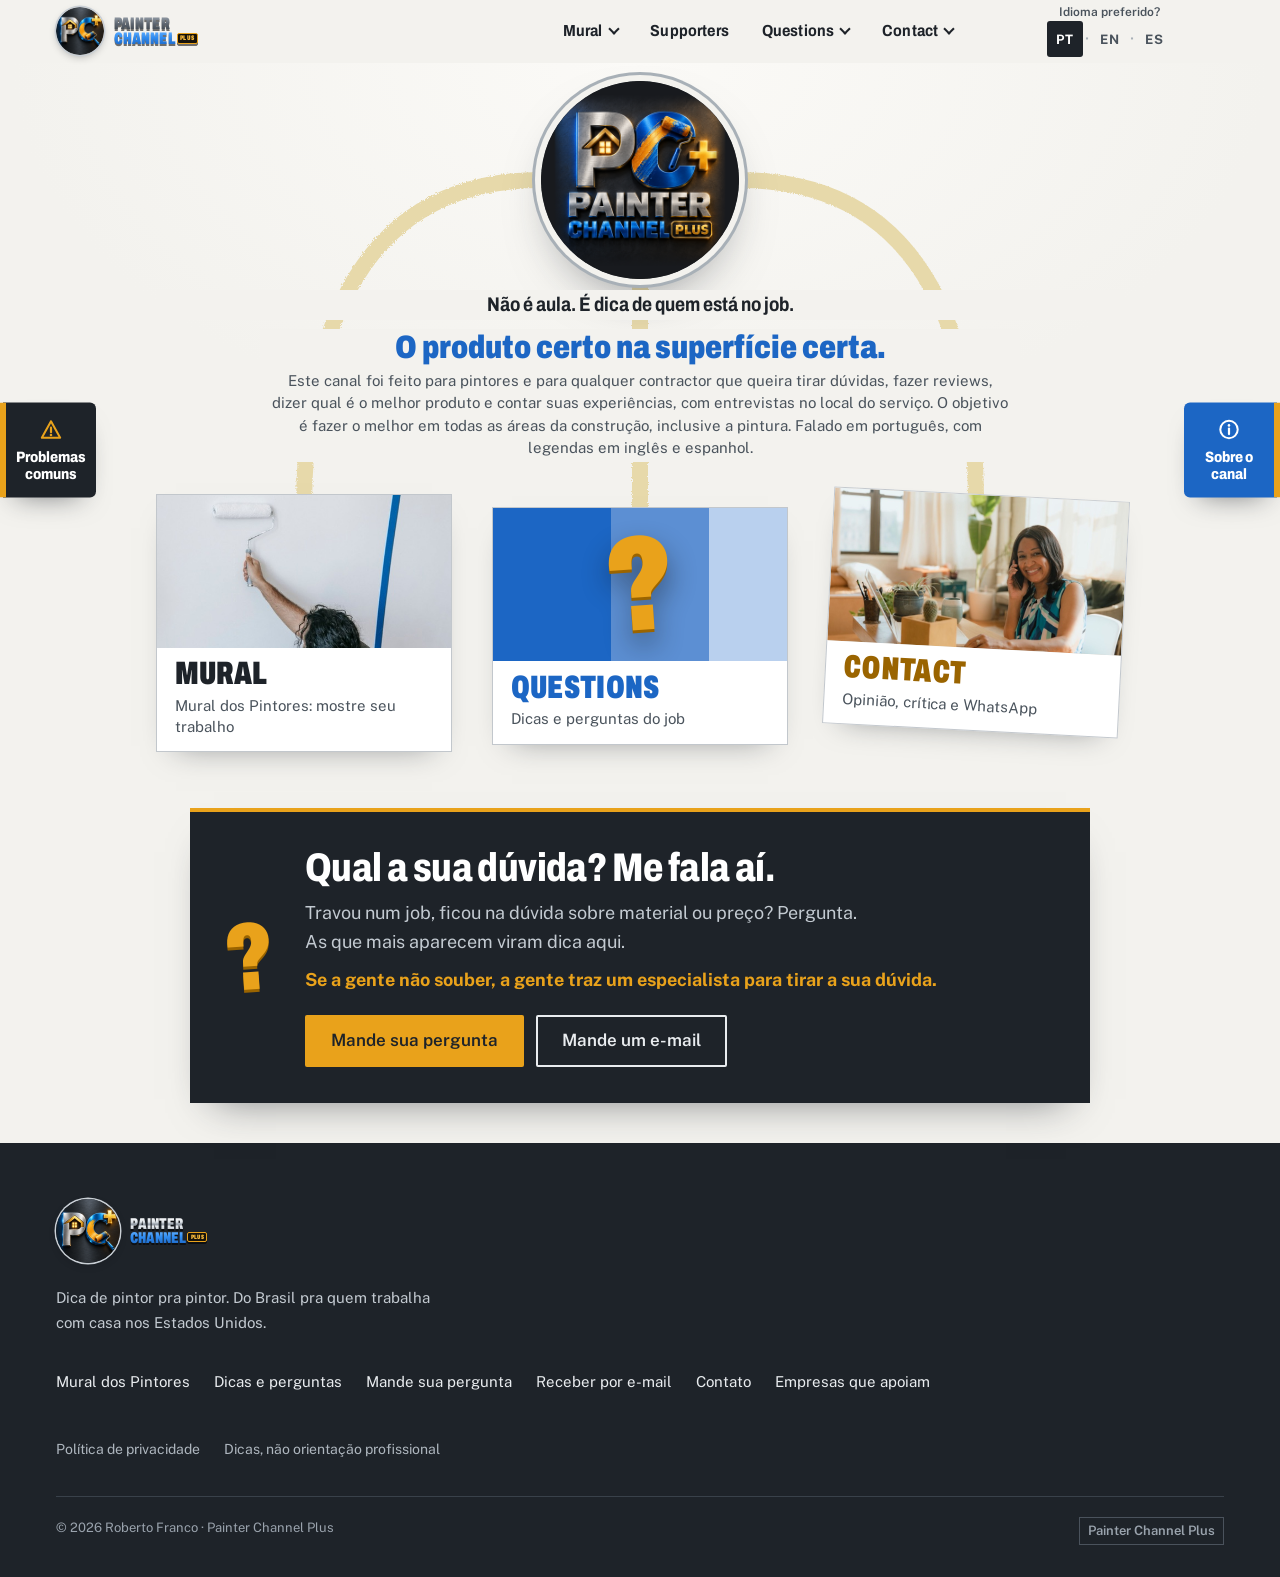
<file: index.html>
<!doctype html>
<html lang="pt-BR">
<head>
<meta charset="utf-8">
<meta name="viewport" content="width=device-width, initial-scale=1">
<title>Painter Channel Plus · Não é aula. É dica de quem está no job.</title>
<meta name="description" content="Dica de pintor pra pintor, em português, pra quem trabalha com casa nos Estados Unidos. Mural dos Pintores, dicas e perguntas do job, e contato.">
<link rel="canonical" href="https://painterchannel.com/">
<meta property="og:url" content="https://painterchannel.com/">
<meta name="theme-color" content="#F3F2EE">
<meta property="og:type" content="website">
<meta property="og:locale" content="pt_BR">
<meta property="og:site_name" content="Painter Channel Plus">
<meta property="og:title" content="Painter Channel Plus · Não é aula. É dica de quem está no job.">
<meta property="og:description" content="Dica de pintor pra pintor, em português, pra quem trabalha com casa nos Estados Unidos. Mural dos Pintores, dicas e perguntas do job, e contato.">
<meta property="og:image" content="https://painterchannel.com/fotos/og-painter-channel-plus.jpg">
<meta property="og:image:width" content="1200">
<meta property="og:image:height" content="630">
<meta property="og:image:alt" content="Logo do Painter Channel Plus">
<meta name="twitter:card" content="summary_large_image">
<link rel="icon" href="assets/favicon-32.png" sizes="32x32">
<link rel="apple-touch-icon" href="assets/logo-apple-touch-180.png">
<link rel="preconnect" href="https://fonts.googleapis.com">
<link rel="preconnect" href="https://fonts.gstatic.com" crossorigin>
<link href="https://fonts.googleapis.com/css2?family=Archivo:wdth,wght@62..100,500..900&family=Public+Sans:wght@400..700&display=swap" rel="stylesheet">
<link rel="stylesheet" href="estilo.css">
</head>
<body data-i18n-pagina="index" class="abre">
<a class="pular" href="#conteudo" data-i18n="t.pular-para-o-conteudo">Pular para o conteúdo</a>
<header class="nav"><div class="wrap">
  <a class="lockup pq" href="index.html" aria-label="Painter Channel Plus, página inicial"><img class="lk-sim lk-circ" src="fotos/logo-pc-circulo-128.png" srcset="fotos/logo-pc-circulo-128.png 1x, fotos/logo-pc-circulo-192.png 1.5x" alt="" width="128" height="128"><span class="lk-txt" aria-hidden="true"><span class="lk-1">Painter</span><span class="lk-2">Channel<span class="lk-plus">Plus</span></span></span></a>
  <nav class="menu" aria-label="Principal" data-i18n-attr="aria-label:attr.principal"><ul class="menu-simples"><li><a href="mural.html">Mural</a></li><li><a href="dicas.html">Questions</a></li><li><a href="contato.html">Contact</a></li></ul></nav>
</div></header>
<main id="conteudo" class="portal">
  <div class="portal-in">
    <svg class="fitas" aria-hidden="true" focusable="false">
      <defs><filter id="borda-fita" filterUnits="userSpaceOnUse" x="-200" y="-200" width="4000" height="6000"><feTurbulence type="fractalNoise" baseFrequency="0.9" numOctaves="2" seed="7"/><feDisplacementMap in="SourceGraphic" scale="3.5"/></filter></defs>
      <g filter="url(#borda-fita)"><path class="fita-linha" d=""/><path class="fita-linha" d=""/><path class="fita-linha" d=""/></g>
    </svg>
    <div class="circulo"><h1 class="sr">Painter Channel Plus</h1><img class="logo-novo logo-ci" src="fotos/logo-painter-circulo-720.png" srcset="fotos/logo-painter-circulo-440.png 440w, fotos/logo-painter-circulo-720.png 720w" sizes="(min-width:900px) 360px, 72vw" width="720" height="720" alt="Painter Channel Plus" fetchpriority="high"></div>
    <p class="portal-frase" data-i18n="t.nao-e-aula-e-dica-de">Não é aula. É dica de quem está no job.</p>
    <div class="portal-mae"><p class="mae-titulo" data-i18n="t.o-produto-certo-na-superficie-certa">O produto certo na superfície certa.</p>
    <p class="mae-texto" data-i18n="t.canal-feito-por-pintor-para-pintor">Este canal foi feito para pintores e para qualquer contractor que queira tirar dúvidas, fazer reviews, dizer qual é o melhor produto e contar suas experiências, com entrevistas no local do serviço. O objetivo é fazer o melhor em todas as áreas da construção, inclusive a pintura. Falado em português, com legendas em inglês e espanhol.</p></div>
    <ul class="portas" aria-label="Escolha por onde entrar" data-i18n-attr="aria-label:attr.escolha-por-onde-entrar">
      <li class="porta p1"><a href="mural.html"><span class="porta-foto"><img src="fotos/portal-pintor-800.jpg" srcset="fotos/portal-pintor-800.jpg 533w, fotos/portal-pintor.jpg 1066w" sizes="(min-width:900px) 320px, 100vw" width="533" height="800" alt="" loading="lazy" decoding="async" style="object-position:50% 18%"></span>
<span class="porta-txt"><span class="porta-rot">Mural</span><span class="porta-pt" data-i18n="t.mural-dos-pintores-mostre-seu-trabalho">Mural dos Pintores: mostre seu trabalho</span></span></a></li>
      <li class="porta p2"><a href="dicas.html"><span class="porta-foto porta-q" aria-hidden="true"><span class="q-tons"><i></i><i></i><i></i></span><span class="q">?</span></span>
<span class="porta-txt"><span class="porta-rot">Questions</span><span class="porta-pt" data-i18n="t.dicas-e-perguntas-do-job">Dicas e perguntas do job</span></span></a></li>
      <li class="porta p3"><a href="contato.html"><span class="porta-foto"><img src="fotos/portal-contato-800.jpg" srcset="fotos/portal-contato-800.jpg 800w, fotos/portal-contato.jpg 1600w" sizes="(min-width:900px) 320px, 100vw" width="800" height="533" alt="" loading="lazy" decoding="async" style="object-position:68% 40%"></span>
<span class="porta-txt"><span class="porta-rot">Contact</span><span class="porta-pt" data-i18n="t.opiniao-critica-e-whatsapp">Opinião, crítica e WhatsApp</span></span></a></li>
    </ul>
    <section class="duvida" aria-labelledby="t-duvida"><div class="duvida-in">
  <span class="duvida-q" aria-hidden="true">?</span>
  <div><h2 id="t-duvida" data-i18n="t.qual-a-sua-duvida-me-fala">Qual a sua dúvida? Me fala aí.</h2><p data-i18n="t.travou-num-job-ficou-na-duvida">Travou num job, ficou na dúvida sobre material ou preço? Pergunta. As que mais aparecem viram dica aqui.</p><p class="duvida-esp" data-i18n="t.se-a-gente-nao-souber">Se a gente não souber, a gente traz um especialista para tirar a sua dúvida.</p>
  <div class="acoes"><a class="btn btn-ambar" href="dicas.html#pergunta" data-i18n="t.mande-sua-pergunta">Mande sua pergunta</a><a class="btn btn-linha js-email" href="contato.html#fale" data-i18n="t.mande-um-e-mail">Mande um e-mail</a></div></div>
</div></section>
  </div>
</main>
<nav class="atalhos" aria-label="Atalhos" data-i18n-attr="aria-label:t.lado-atalhos">
  <a class="atalho atalho-esq" href="dicas.html#problemas"><span class="atalho-ic" aria-hidden="true"><svg viewBox="0 0 24 24" width="22" height="22"><path d="M12 3 2 21h20L12 3Z" fill="none" stroke="currentColor" stroke-width="2.2" stroke-linejoin="round"/><path d="M12 10v5" stroke="currentColor" stroke-width="2.4" stroke-linecap="round"/><circle cx="12" cy="18" r="1.4" fill="currentColor"/></svg></span><span class="atalho-txt" data-i18n="t.lado-problemas">Problemas comuns</span></a>
  <a class="atalho atalho-dir" href="sobre.html"><span class="atalho-ic" aria-hidden="true"><svg viewBox="0 0 24 24" width="22" height="22"><circle cx="12" cy="12" r="9.5" fill="none" stroke="currentColor" stroke-width="2.2"/><path d="M12 11v6" stroke="currentColor" stroke-width="2.4" stroke-linecap="round"/><circle cx="12" cy="7.5" r="1.4" fill="currentColor"/></svg></span><span class="atalho-txt" data-i18n="t.lado-sobre">Sobre o canal</span></a>
</nav>
<footer><div class="wrap">
  <a class="lockup pq" href="index.html" aria-label="Painter Channel Plus, página inicial"><img class="lk-sim lk-circ" src="fotos/logo-pc-circulo-128.png" srcset="fotos/logo-pc-circulo-128.png 1x, fotos/logo-pc-circulo-192.png 1.5x" alt="" width="128" height="128"><span class="lk-txt" aria-hidden="true"><span class="lk-1">Painter</span><span class="lk-2">Channel<span class="lk-plus">Plus</span></span></span></a>
  <p style="margin-top:1rem;max-width:44ch" data-i18n="t.dica-de-pintor-pra-pintor-do">Dica de pintor pra pintor. Do Brasil pra quem trabalha com casa nos Estados Unidos.</p>
  <nav aria-label="Rodapé" data-i18n-attr="aria-label:attr.rodape"><a href="mural.html" data-i18n="t.mural-dos-pintores">Mural dos Pintores</a><a href="dicas.html" data-i18n="t.dicas-e-perguntas">Dicas e perguntas</a><a href="dicas.html#pergunta" data-i18n="t.mande-sua-pergunta">Mande sua pergunta</a><a href="contato.html#receber" data-i18n="t.receber-por-e-mail">Receber por e-mail</a><a href="contato.html#fale" data-i18n="t.contato">Contato</a><a href="apoio.html" data-i18n="t.empresas-que-apoiam">Empresas que apoiam</a></nav>
  <nav class="legal" aria-label="Avisos" data-i18n-attr="aria-label:attr.avisos"><a href="privacidade.html" data-i18n="t.politica-de-privacidade-2">Política de privacidade</a><a href="aviso.html" data-i18n="t.dicas-nao-orientacao-profissional">Dicas, não orientação profissional</a></nav>
  <!-- REDES DO CANAL: YouTube e Instagram ainda não existem. Quando existirem, ligar em site.js (objeto REDES) ou colocar os links aqui. -->
  <div class="fim"><span>© 2026 Roberto Franco · Painter Channel Plus</span><span class="selo">Painter Channel Plus</span></div>
</div></footer>
<script src="site.js" defer></script>
</body>
</html>
</file>
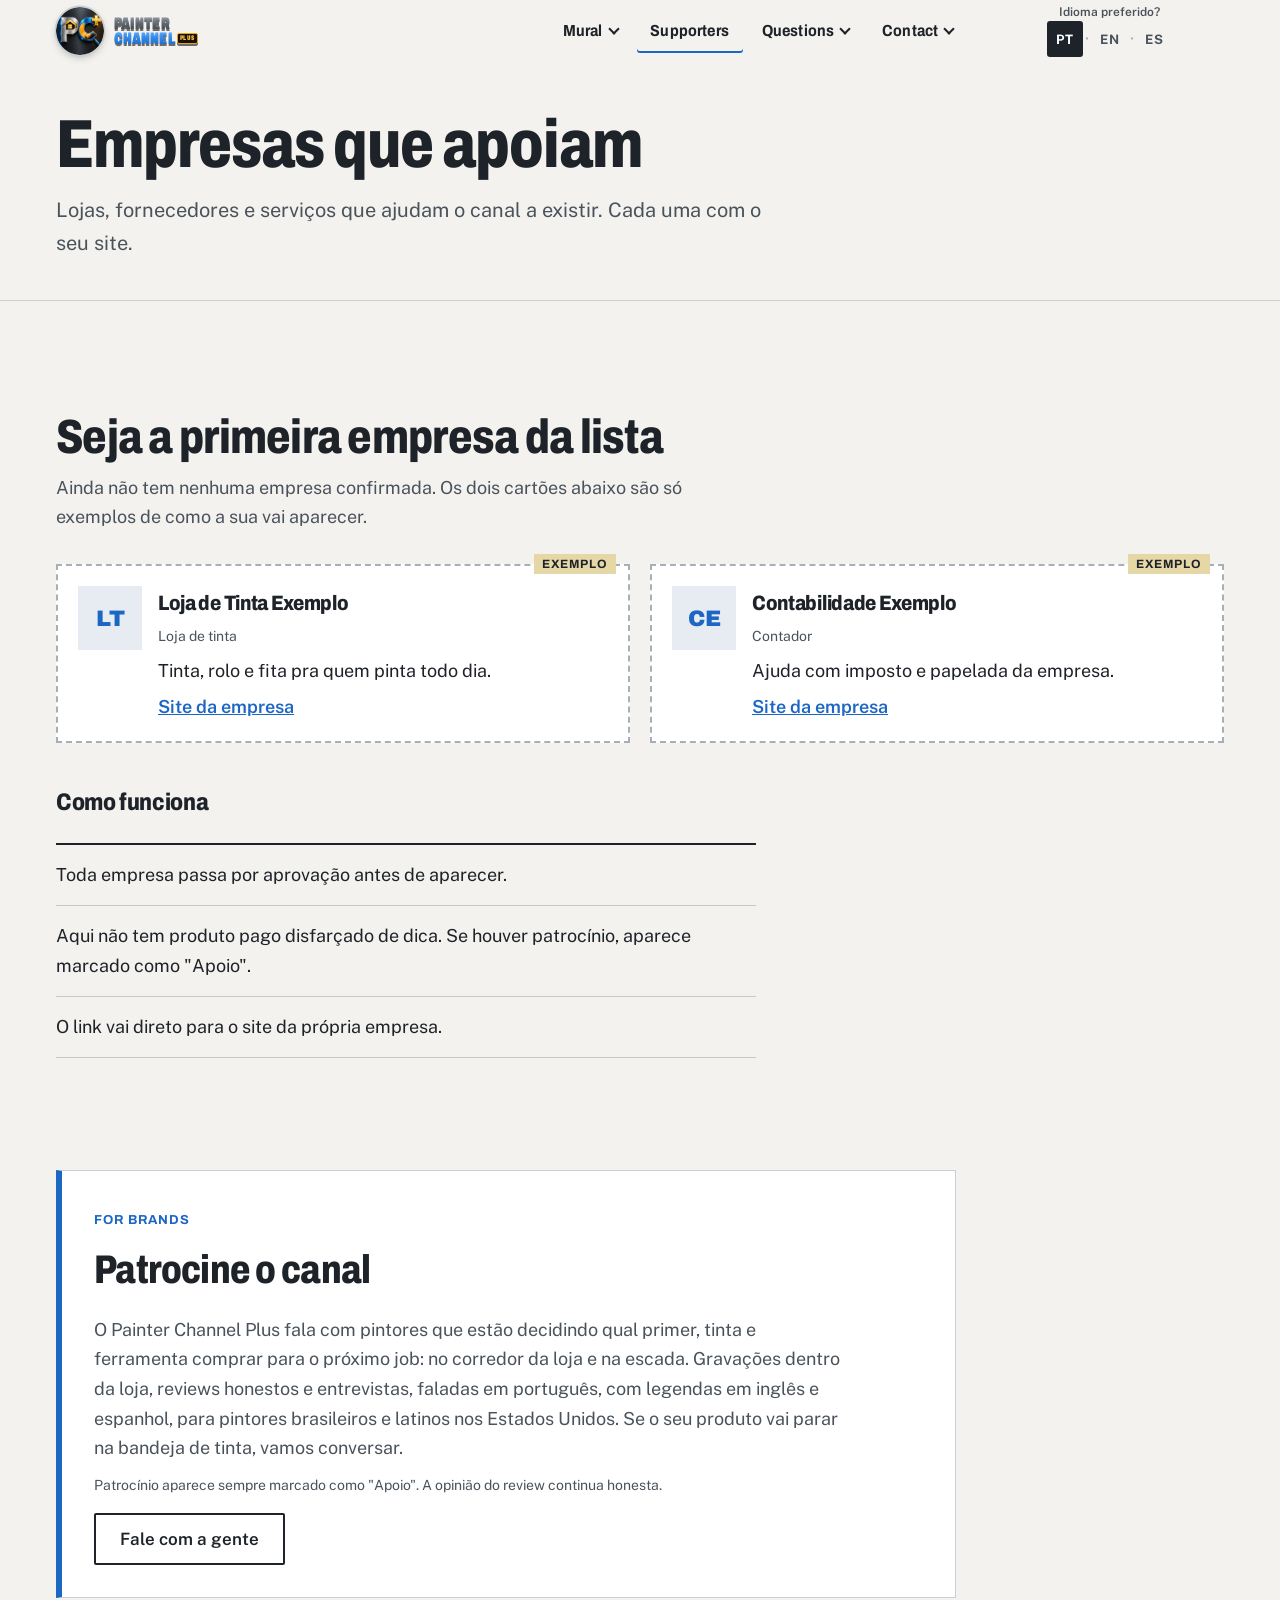
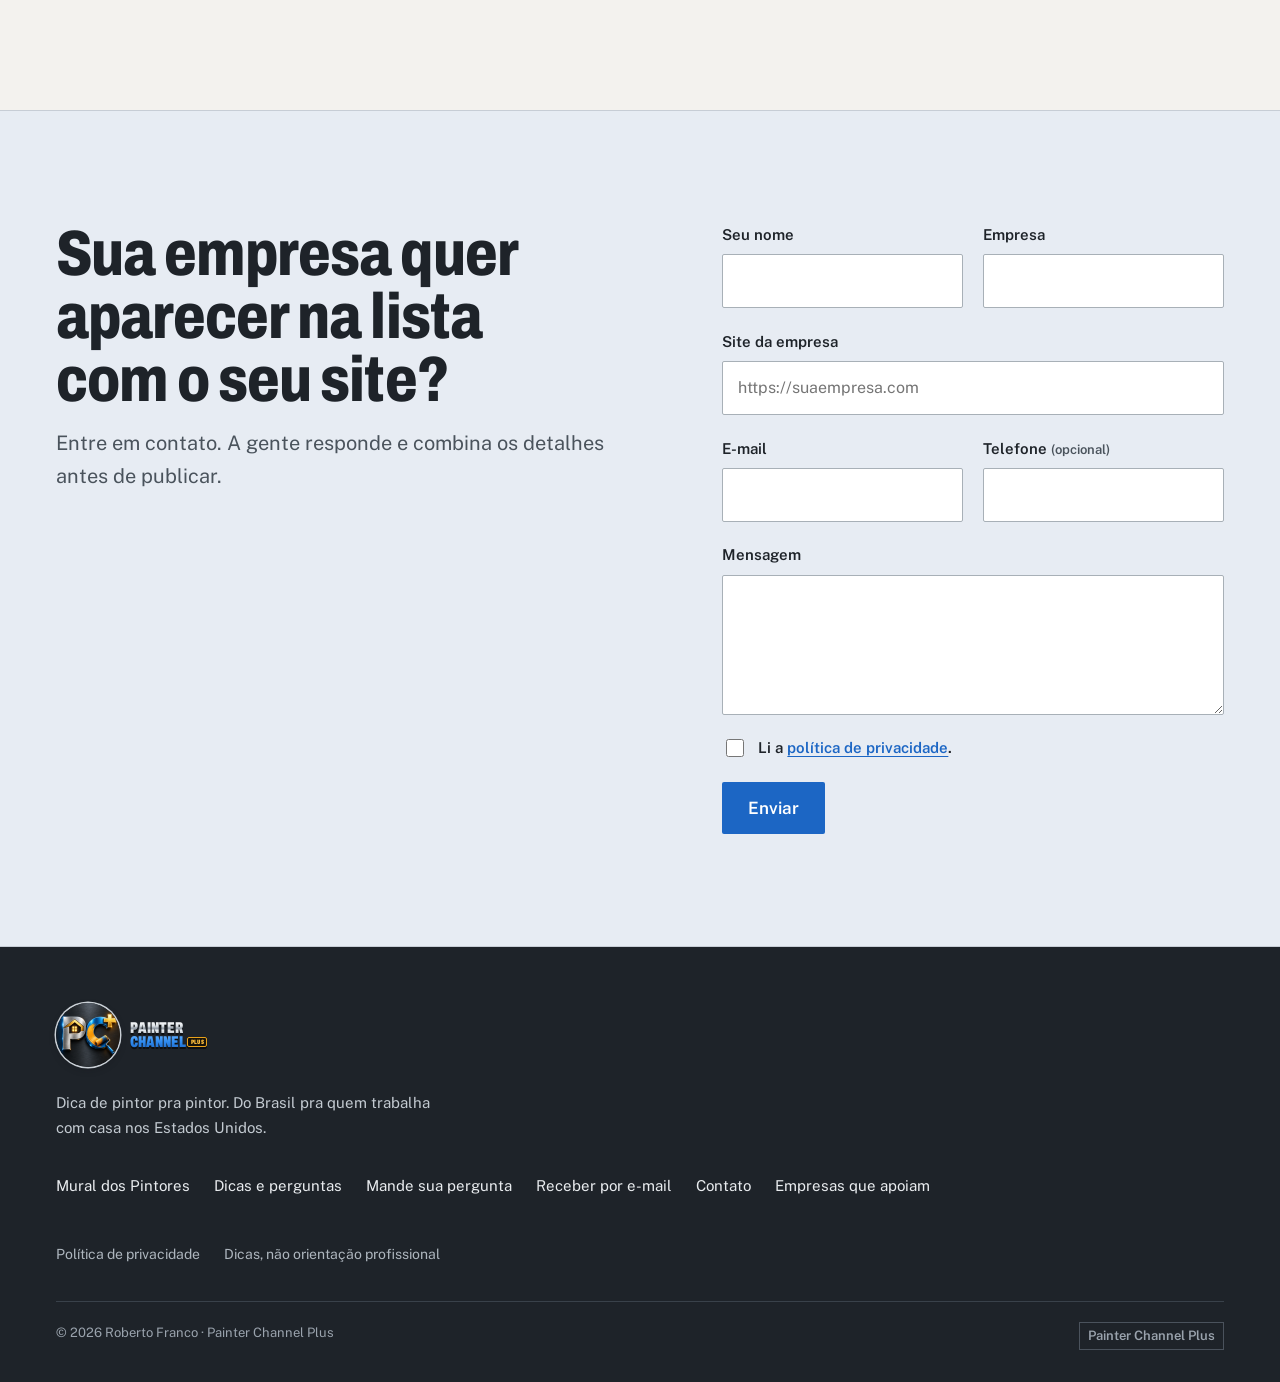
<file: apoio.html>
<!doctype html>
<html lang="pt-BR">
<head>
<meta charset="utf-8">
<meta name="viewport" content="width=device-width, initial-scale=1">
<title>Painter Channel Plus · Empresas que apoiam</title>
<meta name="description" content="Lojas, fornecedores e serviços que apoiam o Painter Channel Plus. Sua empresa quer aparecer na lista? Entre em contato.">
<link rel="canonical" href="https://painterchannel.com/apoio.html">
<meta property="og:url" content="https://painterchannel.com/apoio.html">
<meta name="theme-color" content="#F3F2EE">
<meta property="og:type" content="website">
<meta property="og:locale" content="pt_BR">
<meta property="og:site_name" content="Painter Channel Plus">
<meta property="og:title" content="Painter Channel Plus · Empresas que apoiam">
<meta property="og:description" content="Lojas, fornecedores e serviços que apoiam o Painter Channel Plus. Sua empresa quer aparecer na lista? Entre em contato.">
<meta property="og:image" content="https://painterchannel.com/fotos/og-painter-channel-plus.jpg">
<meta property="og:image:width" content="1200">
<meta property="og:image:height" content="630">
<meta property="og:image:alt" content="Logo do Painter Channel Plus">
<meta name="twitter:card" content="summary_large_image">
<link rel="icon" href="assets/favicon-32.png" sizes="32x32">
<link rel="apple-touch-icon" href="assets/logo-apple-touch-180.png">
<link rel="preconnect" href="https://fonts.googleapis.com">
<link rel="preconnect" href="https://fonts.gstatic.com" crossorigin>
<link href="https://fonts.googleapis.com/css2?family=Archivo:wdth,wght@62..100,500..900&family=Public+Sans:wght@400..700&display=swap" rel="stylesheet">
<link rel="stylesheet" href="estilo.css">
</head>
<body data-i18n-pagina="apoio" class="abre">
<a class="pular" href="#conteudo" data-i18n="t.pular-para-o-conteudo">Pular para o conteúdo</a>
<header class="nav"><div class="wrap">
  <a class="lockup pq" href="index.html" aria-label="Painter Channel Plus, página inicial"><img class="lk-sim lk-circ" src="fotos/logo-pc-circulo-128.png" srcset="fotos/logo-pc-circulo-128.png 1x, fotos/logo-pc-circulo-192.png 1.5x" alt="" width="128" height="128"><span class="lk-txt" aria-hidden="true"><span class="lk-1">Painter</span><span class="lk-2">Channel<span class="lk-plus">Plus</span></span></span></a>
  <nav class="menu" aria-label="Principal" data-i18n-attr="aria-label:attr.principal"><ul class="menu-simples"><li><a href="mural.html">Mural</a></li><li><a href="dicas.html">Questions</a></li><li><a href="contato.html">Contact</a></li></ul></nav>
</div></header>
<main id="conteudo"><section class="cab-pagina" aria-labelledby="t1"><div class="wrap"><h1 id="t1" data-i18n="t.empresas-que-apoiam">Empresas que apoiam</h1><p class="medida" data-i18n="t.lojas-fornecedores-e-servicos-que-ajudam">Lojas, fornecedores e serviços que ajudam o canal a existir. Cada uma com o seu site.</p></div></section>
<section class="secao" aria-labelledby="t-lista"><div class="wrap">
  <div class="apoio-vazio"><h2 id="t-lista" data-i18n="t.seja-a-primeira-empresa-da-lista">Seja a primeira empresa da lista</h2><p class="medida" data-i18n="t.ainda-nao-tem-nenhuma-empresa-confirmada">Ainda não tem nenhuma empresa confirmada. Os dois cartões abaixo são só exemplos de como a sua vai aparecer.</p></div>
  <ul class="apoio-lista">
    <li class="apoio-card exemplo"><span class="ex-tag" data-i18n="t.exemplo">EXEMPLO</span><span class="apoio-logo" aria-hidden="true">LT</span><div><h3 data-i18n="t.loja-de-tinta-exemplo">Loja de Tinta Exemplo</h3><span class="apoio-ramo" data-i18n="t.loja-de-tinta">Loja de tinta</span><p data-i18n="t.tinta-rolo-e-fita-pra-quem">Tinta, rolo e fita pra quem pinta todo dia.</p><span class="apoio-link" data-i18n="t.site-da-empresa">Site da empresa</span></div></li>
    <li class="apoio-card exemplo"><span class="ex-tag" data-i18n="t.exemplo">EXEMPLO</span><span class="apoio-logo" aria-hidden="true">CE</span><div><h3 data-i18n="t.contabilidade-exemplo">Contabilidade Exemplo</h3><span class="apoio-ramo" data-i18n="t.contador">Contador</span><p data-i18n="t.ajuda-com-imposto-e-papelada-da">Ajuda com imposto e papelada da empresa.</p><span class="apoio-link" data-i18n="t.site-da-empresa">Site da empresa</span></div></li>
  </ul>
  <div class="apoio-regras">
    <h3 data-i18n="t.como-funciona">Como funciona</h3>
    <ul class="regras">
      <li data-i18n="t.toda-empresa-passa-por-aprovacao-antes">Toda empresa passa por aprovação antes de aparecer.</li>
      <li data-i18n="t.aqui-nao-tem-produto-pago-disfarcado">Aqui não tem produto pago disfarçado de dica. Se houver patrocínio, aparece marcado como "Apoio".</li>
      <li data-i18n="t.o-link-vai-direto-para-o">O link vai direto para o site da própria empresa.</li>
    </ul>
  </div>
</div></section>
<section class="secao" id="marcas" aria-labelledby="t-marcas" style="padding-top:0"><div class="wrap">
  <div class="marcas"><span class="marcas-kick" data-i18n="t.for-brands">For brands</span><h2 id="t-marcas" data-i18n="t.patrocine-o-canal">Patrocine o canal</h2>
  <p data-i18n="t.o-painter-channel-plus-fala-com">O Painter Channel Plus fala com pintores que estão decidindo qual primer, tinta e ferramenta comprar para o próximo job: no corredor da loja e na escada. Gravações dentro da loja, reviews honestos e entrevistas, faladas em português, com legendas em inglês e espanhol, para pintores brasileiros e latinos nos Estados Unidos. Se o seu produto vai parar na bandeja de tinta, vamos conversar.</p>
  <p class="nota-fonte" data-i18n="t.patrocinio-aparece-sempre-marcado-como-apoio">Patrocínio aparece sempre marcado como "Apoio". A opinião do review continua honesta.</p>
  <a class="btn btn-linha" href="#contato-apoio" data-i18n="t.fale-com-a-gente">Fale com a gente</a></div>
</div></section><section class="secao receber" id="contato-apoio" aria-labelledby="t-ap"><div class="wrap"><div class="rec-grade">
  <div class="secao-cab"><h2 id="t-ap" data-i18n="t.sua-empresa-quer-aparecer-na-lista">Sua empresa quer aparecer na lista com o seu site?</h2><p class="medida" data-i18n="t.entre-em-contato-a-gente-responde">Entre em contato. A gente responde e combina os detalhes antes de publicar.</p></div>
  <form class="valida" action="https://formsubmit.co/hyannishp@gmail.com" method="POST" novalidate aria-label="Quero apoiar o canal" data-i18n-attr="aria-label:attr.quero-apoiar-o-canal">
    <input type="hidden" name="_subject" value="[Painter Channel Plus] Apoio"><input type="hidden" name="_captcha" value="false"><input type="hidden" name="_template" value="table"><input type="hidden" name="_next" value="https://painterchannel.com/obrigado.html"><div class="pote" aria-hidden="true"><label><span data-i18n="t.nao-preencha-este-campo">Não preencha este campo</span><input type="text" name="_honey" tabindex="-1" autocomplete="off"></label></div>
    <div class="par">
      <div class="campo"><label for="ap-nome" data-i18n="t.seu-nome">Seu nome</label><input id="ap-nome" name="nome" type="text" autocomplete="name" required data-erro="Escreva o seu nome." data-i18n-attr="data-erro:attr.escreva-o-seu-nome"><span class="erro" aria-live="polite"></span></div>
      <div class="campo"><label for="ap-emp" data-i18n="t.empresa">Empresa</label><input id="ap-emp" name="empresa" type="text" autocomplete="organization" required data-erro="Escreva o nome da empresa." data-i18n-attr="data-erro:attr.escreva-o-nome-da-empresa"><span class="erro" aria-live="polite"></span></div>
    </div>
    <div class="campo"><label for="ap-site" data-i18n="t.site-da-empresa">Site da empresa</label><input id="ap-site" name="site" type="url" placeholder="https://suaempresa.com" required data-erro="Cole o link completo, começando com https://" data-i18n-attr="placeholder:attr.https-suaempresa-com;data-erro:attr.cole-o-link-completo-comecando-com"><span class="erro" aria-live="polite"></span></div>
    <div class="par">
      <div class="campo"><label for="ap-email" data-i18n="t.e-mail">E-mail</label><input id="ap-email" name="email" type="email" autocomplete="email" required data-erro="Escreva um e-mail válido, ex: nome@gmail.com." data-i18n-attr="data-erro:attr.escreva-um-e-mail-valido-ex"><span class="erro" aria-live="polite"></span></div>
      <div class="campo"><label for="ap-tel" data-i18n="t.telefone-opcional">Telefone <small>(opcional)</small></label><input id="ap-tel" name="telefone" type="tel" autocomplete="tel"></div>
    </div>
    <input type="hidden" name="_replyto" class="replyto">
    <div class="campo"><label for="ap-msg" data-i18n="t.mensagem">Mensagem</label><textarea id="ap-msg" name="mensagem" required minlength="5" data-erro="Escreva uma mensagem curta." data-i18n-attr="data-erro:attr.escreva-uma-mensagem-curta"></textarea><span class="erro" aria-live="polite"></span></div>
    <div class="campo"><label class="aceite"><input type="checkbox" name="privacidade" value="Li a política de privacidade" required data-erro="Marque que leu a política de privacidade." data-i18n-attr="data-erro:attr.marque-que-leu-a-politica-de"> <span data-i18n="t.li-a-politica-de-privacidade">Li a <a href="privacidade.html" target="_blank">política de privacidade</a>.</span></label><span class="erro" aria-live="polite"></span></div>
    <button class="btn btn-azul" type="submit" data-i18n="t.enviar">Enviar</button>
  </form>
</div></div></section></main>
<footer><div class="wrap">
  <a class="lockup pq" href="index.html" aria-label="Painter Channel Plus, página inicial"><img class="lk-sim lk-circ" src="fotos/logo-pc-circulo-128.png" srcset="fotos/logo-pc-circulo-128.png 1x, fotos/logo-pc-circulo-192.png 1.5x" alt="" width="128" height="128"><span class="lk-txt" aria-hidden="true"><span class="lk-1">Painter</span><span class="lk-2">Channel<span class="lk-plus">Plus</span></span></span></a>
  <p style="margin-top:1rem;max-width:44ch" data-i18n="t.dica-de-pintor-pra-pintor-do">Dica de pintor pra pintor. Do Brasil pra quem trabalha com casa nos Estados Unidos.</p>
  <nav aria-label="Rodapé" data-i18n-attr="aria-label:attr.rodape"><a href="mural.html" data-i18n="t.mural-dos-pintores">Mural dos Pintores</a><a href="dicas.html" data-i18n="t.dicas-e-perguntas">Dicas e perguntas</a><a href="dicas.html#pergunta" data-i18n="t.mande-sua-pergunta">Mande sua pergunta</a><a href="contato.html#receber" data-i18n="t.receber-por-e-mail">Receber por e-mail</a><a href="contato.html#fale" data-i18n="t.contato">Contato</a><a href="apoio.html" data-i18n="t.empresas-que-apoiam">Empresas que apoiam</a></nav>
  <nav class="legal" aria-label="Avisos" data-i18n-attr="aria-label:attr.avisos"><a href="privacidade.html" data-i18n="t.politica-de-privacidade-2">Política de privacidade</a><a href="aviso.html" data-i18n="t.dicas-nao-orientacao-profissional">Dicas, não orientação profissional</a></nav>
  <!-- REDES DO CANAL: YouTube e Instagram ainda não existem. Quando existirem, ligar em site.js (objeto REDES) ou colocar os links aqui. -->
  <div class="fim"><span>© 2026 Roberto Franco · Painter Channel Plus</span><span class="selo">Painter Channel Plus</span></div>
</div></footer>
<script src="site.js" defer></script>
</body>
</html>
</file>
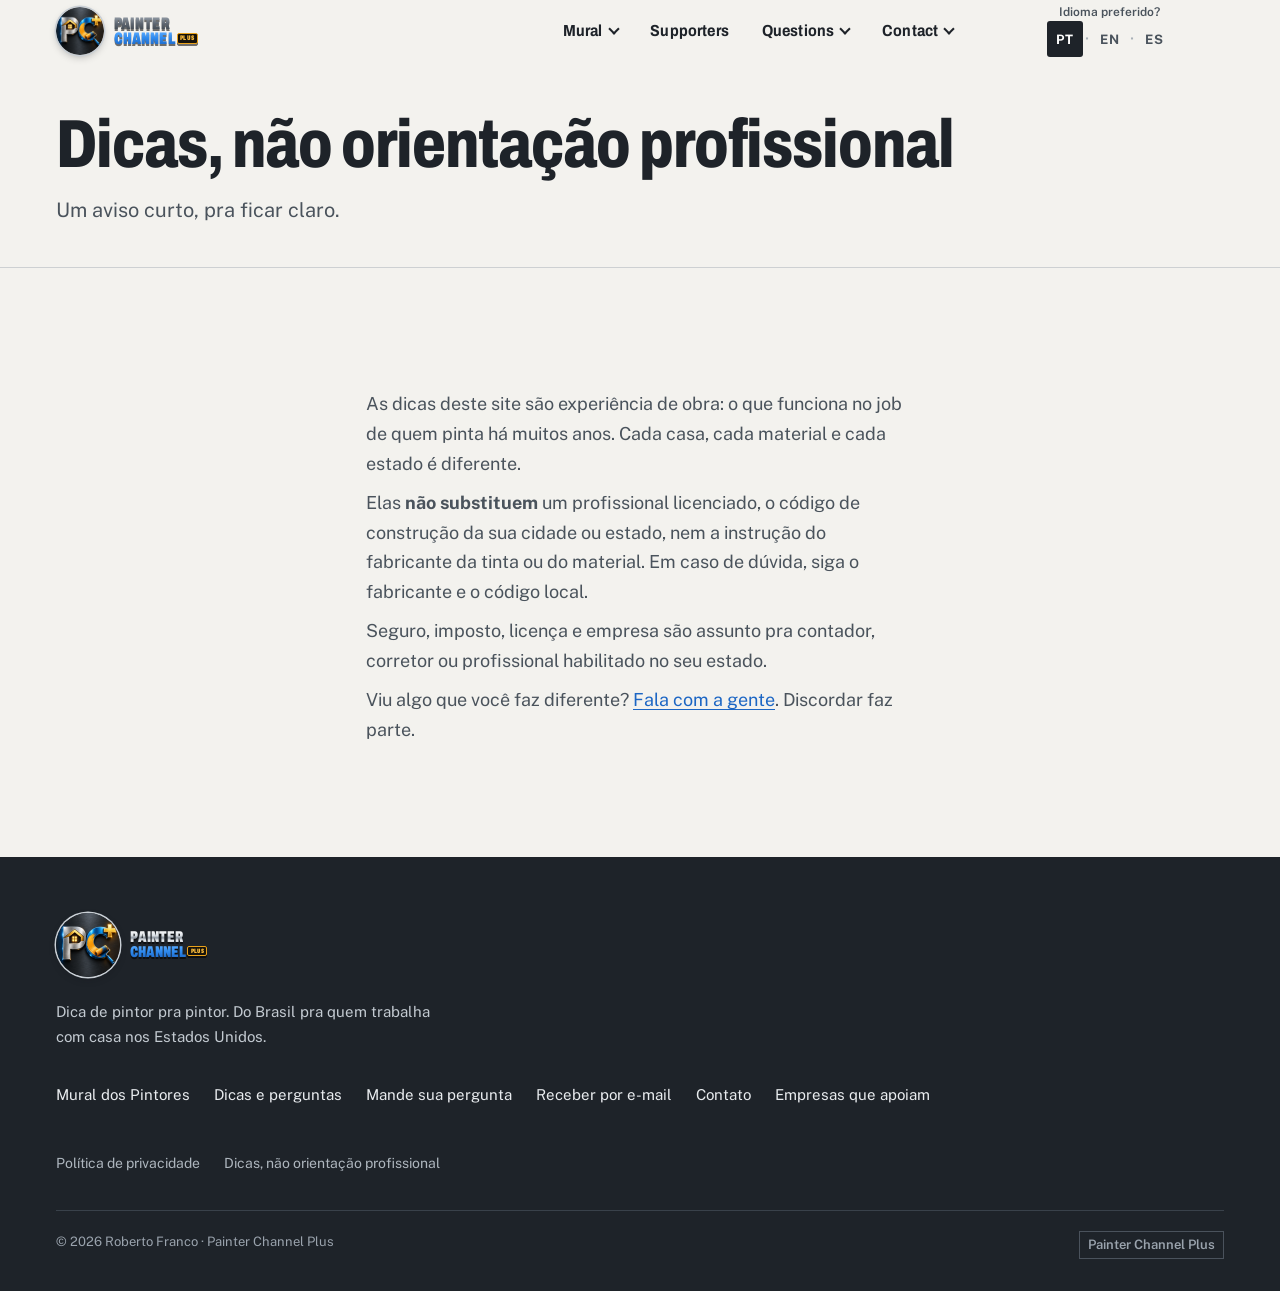
<file: aviso.html>
<!doctype html>
<html lang="pt-BR">
<head>
<meta charset="utf-8">
<meta name="viewport" content="width=device-width, initial-scale=1">
<title>Painter Channel Plus · Dicas, não orientação profissional</title>
<meta name="description" content="As dicas do Painter Channel Plus são experiência de obra e não substituem profissional licenciado, código de construção nem instrução do fabricante.">
<link rel="canonical" href="https://painterchannel.com/aviso.html">
<meta property="og:url" content="https://painterchannel.com/aviso.html">
<meta name="theme-color" content="#F3F2EE">
<meta property="og:type" content="website">
<meta property="og:locale" content="pt_BR">
<meta property="og:site_name" content="Painter Channel Plus">
<meta property="og:title" content="Painter Channel Plus · Dicas, não orientação profissional">
<meta property="og:description" content="As dicas do Painter Channel Plus são experiência de obra e não substituem profissional licenciado, código de construção nem instrução do fabricante.">
<meta property="og:image" content="https://painterchannel.com/fotos/og-painter-channel-plus.jpg">
<meta property="og:image:width" content="1200">
<meta property="og:image:height" content="630">
<meta property="og:image:alt" content="Logo do Painter Channel Plus">
<meta name="twitter:card" content="summary_large_image">
<link rel="icon" href="assets/favicon-32.png" sizes="32x32">
<link rel="apple-touch-icon" href="assets/logo-apple-touch-180.png">
<link rel="preconnect" href="https://fonts.googleapis.com">
<link rel="preconnect" href="https://fonts.gstatic.com" crossorigin>
<link href="https://fonts.googleapis.com/css2?family=Archivo:wdth,wght@62..100,500..900&family=Public+Sans:wght@400..700&display=swap" rel="stylesheet">
<link rel="stylesheet" href="estilo.css">
</head>
<body data-i18n-pagina="aviso" class="abre">
<a class="pular" href="#conteudo" data-i18n="t.pular-para-o-conteudo">Pular para o conteúdo</a>
<header class="nav"><div class="wrap">
  <a class="lockup pq" href="index.html" aria-label="Painter Channel Plus, página inicial"><img class="lk-sim lk-circ" src="fotos/logo-pc-circulo-128.png" srcset="fotos/logo-pc-circulo-128.png 1x, fotos/logo-pc-circulo-192.png 1.5x" alt="" width="128" height="128"><span class="lk-txt" aria-hidden="true"><span class="lk-1">Painter</span><span class="lk-2">Channel<span class="lk-plus">Plus</span></span></span></a>
  <nav class="menu" aria-label="Principal" data-i18n-attr="aria-label:attr.principal"><ul class="menu-simples"><li><a href="mural.html">Mural</a></li><li><a href="dicas.html">Questions</a></li><li><a href="contato.html">Contact</a></li></ul></nav>
</div></header>
<main id="conteudo"><section class="cab-pagina" aria-labelledby="t1"><div class="wrap"><h1 id="t1" data-i18n="t.dicas-nao-orientacao-profissional">Dicas, não orientação profissional</h1><p class="medida" data-i18n="t.um-aviso-curto-pra-ficar-claro">Um aviso curto, pra ficar claro.</p></div></section>
<section class="secao texto-legal"><div class="wrap medida">
<p data-i18n="t.as-dicas-deste-site-sao-experiencia">As dicas deste site são experiência de obra: o que funciona no job de quem pinta há muitos anos. Cada casa, cada material e cada estado é diferente.</p>
<p data-i18n="t.elas-nao-substituem-um-profissional-licenciado">Elas <strong>não substituem</strong> um profissional licenciado, o código de construção da sua cidade ou estado, nem a instrução do fabricante da tinta ou do material. Em caso de dúvida, siga o fabricante e o código local.</p>
<p data-i18n="t.seguro-imposto-licenca-e-empresa-sao">Seguro, imposto, licença e empresa são assunto pra contador, corretor ou profissional habilitado no seu estado.</p>
<p data-i18n="t.viu-algo-que-voce-faz-diferente">Viu algo que você faz diferente? <a href="contato.html#fale">Fala com a gente</a>. Discordar faz parte.</p>
</div></section></main>
<footer><div class="wrap">
  <a class="lockup pq" href="index.html" aria-label="Painter Channel Plus, página inicial"><img class="lk-sim lk-circ" src="fotos/logo-pc-circulo-128.png" srcset="fotos/logo-pc-circulo-128.png 1x, fotos/logo-pc-circulo-192.png 1.5x" alt="" width="128" height="128"><span class="lk-txt" aria-hidden="true"><span class="lk-1">Painter</span><span class="lk-2">Channel<span class="lk-plus">Plus</span></span></span></a>
  <p style="margin-top:1rem;max-width:44ch" data-i18n="t.dica-de-pintor-pra-pintor-do">Dica de pintor pra pintor. Do Brasil pra quem trabalha com casa nos Estados Unidos.</p>
  <nav aria-label="Rodapé" data-i18n-attr="aria-label:attr.rodape"><a href="mural.html" data-i18n="t.mural-dos-pintores">Mural dos Pintores</a><a href="dicas.html" data-i18n="t.dicas-e-perguntas">Dicas e perguntas</a><a href="dicas.html#pergunta" data-i18n="t.mande-sua-pergunta">Mande sua pergunta</a><a href="contato.html#receber" data-i18n="t.receber-por-e-mail">Receber por e-mail</a><a href="contato.html#fale" data-i18n="t.contato">Contato</a><a href="apoio.html" data-i18n="t.empresas-que-apoiam">Empresas que apoiam</a></nav>
  <nav class="legal" aria-label="Avisos" data-i18n-attr="aria-label:attr.avisos"><a href="privacidade.html" data-i18n="t.politica-de-privacidade-2">Política de privacidade</a><a href="aviso.html" data-i18n="t.dicas-nao-orientacao-profissional">Dicas, não orientação profissional</a></nav>
  <!-- REDES DO CANAL: YouTube e Instagram ainda não existem. Quando existirem, ligar em site.js (objeto REDES) ou colocar os links aqui. -->
  <div class="fim"><span>© 2026 Roberto Franco · Painter Channel Plus</span><span class="selo">Painter Channel Plus</span></div>
</div></footer>
<script src="site.js" defer></script>
</body>
</html>
</file>
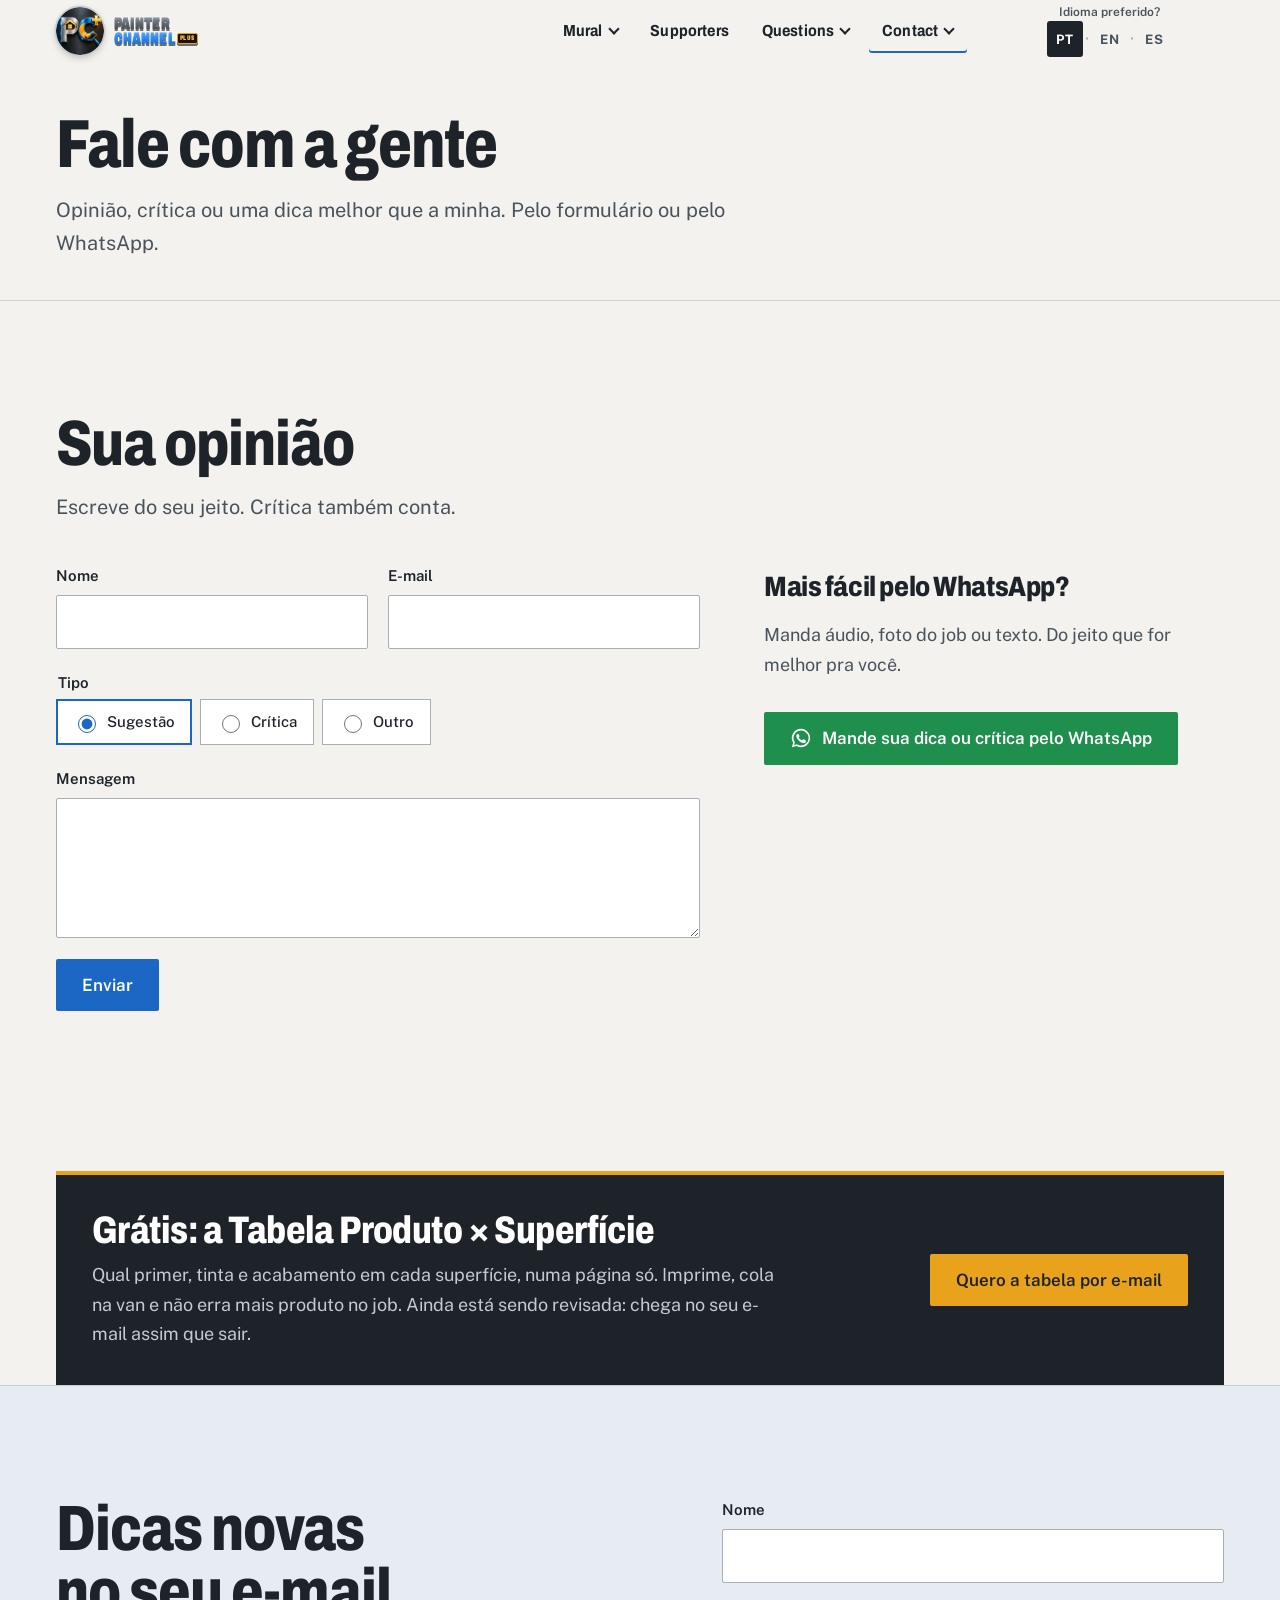
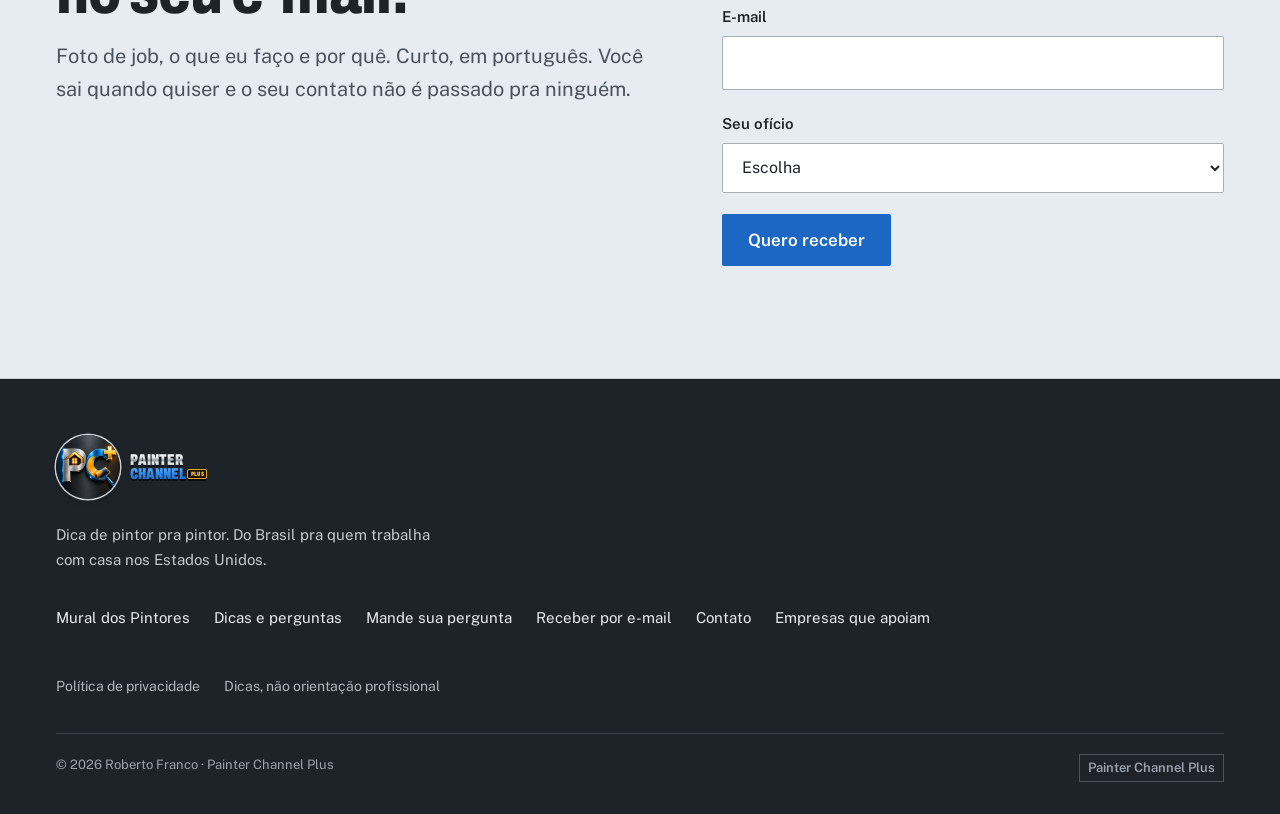
<file: contato.html>
<!doctype html>
<html lang="pt-BR">
<head>
<meta charset="utf-8">
<meta name="viewport" content="width=device-width, initial-scale=1">
<title>Painter Channel Plus · Contato</title>
<meta name="description" content="Opinião, crítica, sugestão ou WhatsApp. E as dicas novas no seu e-mail.">
<link rel="canonical" href="https://painterchannel.com/contato.html">
<meta property="og:url" content="https://painterchannel.com/contato.html">
<meta name="theme-color" content="#F3F2EE">
<meta property="og:type" content="website">
<meta property="og:locale" content="pt_BR">
<meta property="og:site_name" content="Painter Channel Plus">
<meta property="og:title" content="Painter Channel Plus · Contato">
<meta property="og:description" content="Opinião, crítica, sugestão ou WhatsApp. E as dicas novas no seu e-mail.">
<meta property="og:image" content="https://painterchannel.com/fotos/og-painter-channel-plus.jpg">
<meta property="og:image:width" content="1200">
<meta property="og:image:height" content="630">
<meta property="og:image:alt" content="Logo do Painter Channel Plus">
<meta name="twitter:card" content="summary_large_image">
<link rel="icon" href="assets/favicon-32.png" sizes="32x32">
<link rel="apple-touch-icon" href="assets/logo-apple-touch-180.png">
<link rel="preconnect" href="https://fonts.googleapis.com">
<link rel="preconnect" href="https://fonts.gstatic.com" crossorigin>
<link href="https://fonts.googleapis.com/css2?family=Archivo:wdth,wght@62..100,500..900&family=Public+Sans:wght@400..700&display=swap" rel="stylesheet">
<link rel="stylesheet" href="estilo.css">
</head>
<body data-i18n-pagina="contato" class="abre">
<a class="pular" href="#conteudo" data-i18n="t.pular-para-o-conteudo">Pular para o conteúdo</a>
<header class="nav"><div class="wrap">
  <a class="lockup pq" href="index.html" aria-label="Painter Channel Plus, página inicial"><img class="lk-sim lk-circ" src="fotos/logo-pc-circulo-128.png" srcset="fotos/logo-pc-circulo-128.png 1x, fotos/logo-pc-circulo-192.png 1.5x" alt="" width="128" height="128"><span class="lk-txt" aria-hidden="true"><span class="lk-1">Painter</span><span class="lk-2">Channel<span class="lk-plus">Plus</span></span></span></a>
  <nav class="menu" aria-label="Principal" data-i18n-attr="aria-label:attr.principal"><ul class="menu-simples"><li><a href="mural.html">Mural</a></li><li><a href="dicas.html">Questions</a></li><li><a href="contato.html">Contact</a></li></ul></nav>
</div></header>
<main id="conteudo"><section class="cab-pagina" aria-labelledby="t1"><div class="wrap"><h1 id="t1" data-i18n="t.fale-com-a-gente">Fale com a gente</h1><p class="medida" data-i18n="t.opiniao-critica-ou-uma-dica-melhor">Opinião, crítica ou uma dica melhor que a minha. Pelo formulário ou pelo WhatsApp.</p></div></section><section class="secao" id="fale" aria-labelledby="t-fale"><div class="wrap">
  <div class="secao-cab"><h2 id="t-fale" data-i18n="t.sua-opiniao">Sua opinião</h2><p class="medida" data-i18n="t.escreve-do-seu-jeito-critica-tambem">Escreve do seu jeito. Crítica também conta.</p></div>
  <div class="fale">
    <form class="valida" action="https://formsubmit.co/hyannishp@gmail.com" method="POST" novalidate aria-label="Sua opinião" data-i18n-attr="aria-label:t.sua-opiniao">
      <input type="hidden" name="_subject" value="[Painter Channel Plus] Opinião"><input type="hidden" name="_captcha" value="false"><input type="hidden" name="_template" value="table"><input type="hidden" name="_next" value="https://painterchannel.com/obrigado.html"><div class="pote" aria-hidden="true"><label><span data-i18n="t.nao-preencha-este-campo">Não preencha este campo</span><input type="text" name="_honey" tabindex="-1" autocomplete="off"></label></div>
      <div class="par">
        <div class="campo"><label for="op-nome" data-i18n="t.nome">Nome</label><input id="op-nome" name="nome" type="text" autocomplete="name" required data-erro="Escreva o seu nome." data-i18n-attr="data-erro:attr.escreva-o-seu-nome"><span class="erro" aria-live="polite"></span></div>
        <div class="campo"><label for="op-email" data-i18n="t.e-mail">E-mail</label><input id="op-email" name="email" type="email" autocomplete="email" required data-erro="Escreva um e-mail válido, ex: nome@gmail.com." data-i18n-attr="data-erro:attr.escreva-um-e-mail-valido-ex"><span class="erro" aria-live="polite"></span></div>
      </div>
      <input type="hidden" name="_replyto" class="replyto">
      <fieldset class="campo"><legend data-i18n="t.tipo">Tipo</legend><div class="tipos">
        <label><input type="radio" name="tipo" value="Sugestão" checked> <span data-i18n="t.sugestao">Sugestão</span></label><label><input type="radio" name="tipo" value="Crítica"> <span data-i18n="t.critica">Crítica</span></label><label><input type="radio" name="tipo" value="Outro"> <span data-i18n="t.outro">Outro</span></label>
      </div></fieldset>
      <div class="campo"><label for="op-msg" data-i18n="t.mensagem">Mensagem</label><textarea id="op-msg" name="mensagem" required minlength="5" data-erro="Escreva a sua mensagem." data-i18n-attr="data-erro:attr.escreva-a-sua-mensagem"></textarea><span class="erro" aria-live="polite"></span></div>
      <button class="btn btn-azul" type="submit" data-i18n="t.enviar">Enviar</button>
    </form>
    <div class="lado">
      <h3 data-i18n="t.mais-facil-pelo-whatsapp">Mais fácil pelo WhatsApp?</h3>
      <p data-i18n="t.manda-audio-foto-do-job-ou">Manda áudio, foto do job ou texto. Do jeito que for melhor pra você.</p>
      <div class="acoes"><a class="btn btn-wa" href="https://wa.me/15082801573?text=Ol%C3%A1%21%20Vim%20pelo%20Painter%20Channel%20Plus%20%28painterchannel.com%29.%20Meu%20nome%3A%20___%20.%20Minha%20sugest%C3%A3o%20ou%20cr%C3%ADtica%3A%20___" target="_blank" rel="noopener"><svg viewBox="0 0 24 24" aria-hidden="true" fill="currentColor"><path d="M12 2a10 10 0 0 0-8.6 15.1L2 22l5-1.3A10 10 0 1 0 12 2Zm0 18.2a8.2 8.2 0 0 1-4.2-1.2l-.3-.2-3 .8.8-2.9-.2-.3A8.2 8.2 0 1 1 12 20.2Zm4.5-6.1c-.2-.1-1.5-.7-1.7-.8s-.4-.1-.6.1-.7.8-.8 1-.3.2-.5.1a6.7 6.7 0 0 1-3.3-2.9c-.3-.4.3-.4.7-1.3.1-.2 0-.3 0-.4l-.8-1.8c-.2-.5-.4-.4-.6-.4h-.5a1 1 0 0 0-.7.3 3 3 0 0 0-.9 2.2 5.2 5.2 0 0 0 1.1 2.7 11.8 11.8 0 0 0 4.5 4c1.7.7 2.3.8 3.2.6.5-.1 1.5-.6 1.7-1.2s.2-1.1.1-1.2-.2-.2-.4-.3Z"/></svg><span data-i18n="t.mande-sua-dica-ou-critica-pelo">Mande sua dica ou crítica pelo WhatsApp</span></a></div>
    </div>
  </div>
</div></section><section class="faixa-tabela" id="tabela" aria-labelledby="t-tab"><div class="wrap"><div class="faixa-in">
  <div><h2 id="t-tab" data-i18n="t.gratis-a-tabela-produto-superficie">Grátis: a Tabela Produto × Superfície</h2><p data-i18n="t.qual-primer-tinta-e-acabamento-em">Qual primer, tinta e acabamento em cada superfície, numa página só. Imprime, cola na van e não erra mais produto no job. Ainda está sendo revisada: chega no seu e-mail assim que sair.</p></div>
  <a class="btn btn-ambar" href="#receber" data-i18n="t.quero-a-tabela-por-e-mail">Quero a tabela por e-mail</a>
</div></div></section><section class="secao receber" id="receber" aria-labelledby="t-rec"><div class="wrap">
  <div class="rec-grade">
    <div class="secao-cab"><h2 id="t-rec" data-i18n="t.dicas-novas-no-seu-e-mail">Dicas novas no seu e-mail.</h2><p class="medida" data-i18n="t.foto-de-job-o-que-eu">Foto de job, o que eu faço e por quê. Curto, em português. Você sai quando quiser e o seu contato não é passado pra ninguém.</p></div>
    <form class="valida" action="https://formsubmit.co/hyannishp@gmail.com" method="POST" novalidate aria-label="Receber por e-mail" data-i18n-attr="aria-label:t.receber-por-e-mail">
      <input type="hidden" name="_subject" value="[Painter Channel Plus] Cadastro"><input type="hidden" name="_captcha" value="false"><input type="hidden" name="_template" value="table"><input type="hidden" name="_next" value="https://painterchannel.com/obrigado.html"><div class="pote" aria-hidden="true"><label><span data-i18n="t.nao-preencha-este-campo">Não preencha este campo</span><input type="text" name="_honey" tabindex="-1" autocomplete="off"></label></div>
      <div class="campo"><label for="rc-nome" data-i18n="t.nome">Nome</label><input id="rc-nome" name="nome" type="text" autocomplete="name" required data-erro="Escreva o seu nome." data-i18n-attr="data-erro:attr.escreva-o-seu-nome"><span class="erro" aria-live="polite"></span></div>
      <div class="campo"><label for="rc-email" data-i18n="t.e-mail">E-mail</label><input id="rc-email" name="email" type="email" autocomplete="email" required data-erro="Escreva um e-mail válido, ex: nome@gmail.com." data-i18n-attr="data-erro:attr.escreva-um-e-mail-valido-ex"><span class="erro" aria-live="polite"></span></div>
      <input type="hidden" name="_replyto" class="replyto">
      <div class="campo"><label for="rc-oficio" data-i18n="t.seu-oficio">Seu ofício</label><select id="rc-oficio" name="oficio" required data-erro="Escolha o seu ofício." data-i18n-attr="data-erro:attr.escolha-o-seu-oficio">
        <option value="" data-i18n="t.escolha">Escolha</option><option data-i18n="t.pintura">Pintura</option><option data-i18n="t.carpintaria-e-acabamento">Carpintaria e acabamento</option><option data-i18n="t.drywall">Drywall</option><option data-i18n="t.siding-e-telhado">Siding e telhado</option><option data-i18n="t.piso-e-azulejo">Piso e azulejo</option><option data-i18n="t.reforma-e-handyman">Reforma e handyman</option><option data-i18n="t.outro">Outro</option>
      </select><span class="erro" aria-live="polite"></span></div>
      <button class="btn btn-azul" type="submit" data-i18n="t.quero-receber">Quero receber</button>
    </form>
  </div>
</div></section></main>
<footer><div class="wrap">
  <a class="lockup pq" href="index.html" aria-label="Painter Channel Plus, página inicial"><img class="lk-sim lk-circ" src="fotos/logo-pc-circulo-128.png" srcset="fotos/logo-pc-circulo-128.png 1x, fotos/logo-pc-circulo-192.png 1.5x" alt="" width="128" height="128"><span class="lk-txt" aria-hidden="true"><span class="lk-1">Painter</span><span class="lk-2">Channel<span class="lk-plus">Plus</span></span></span></a>
  <p style="margin-top:1rem;max-width:44ch" data-i18n="t.dica-de-pintor-pra-pintor-do">Dica de pintor pra pintor. Do Brasil pra quem trabalha com casa nos Estados Unidos.</p>
  <nav aria-label="Rodapé" data-i18n-attr="aria-label:attr.rodape"><a href="mural.html" data-i18n="t.mural-dos-pintores">Mural dos Pintores</a><a href="dicas.html" data-i18n="t.dicas-e-perguntas">Dicas e perguntas</a><a href="dicas.html#pergunta" data-i18n="t.mande-sua-pergunta">Mande sua pergunta</a><a href="contato.html#receber" data-i18n="t.receber-por-e-mail">Receber por e-mail</a><a href="contato.html#fale" data-i18n="t.contato">Contato</a><a href="apoio.html" data-i18n="t.empresas-que-apoiam">Empresas que apoiam</a></nav>
  <nav class="legal" aria-label="Avisos" data-i18n-attr="aria-label:attr.avisos"><a href="privacidade.html" data-i18n="t.politica-de-privacidade-2">Política de privacidade</a><a href="aviso.html" data-i18n="t.dicas-nao-orientacao-profissional">Dicas, não orientação profissional</a></nav>
  <!-- REDES DO CANAL: YouTube e Instagram ainda não existem. Quando existirem, ligar em site.js (objeto REDES) ou colocar os links aqui. -->
  <div class="fim"><span>© 2026 Roberto Franco · Painter Channel Plus</span><span class="selo">Painter Channel Plus</span></div>
</div></footer>
<script src="site.js" defer></script>
</body>
</html>
</file>
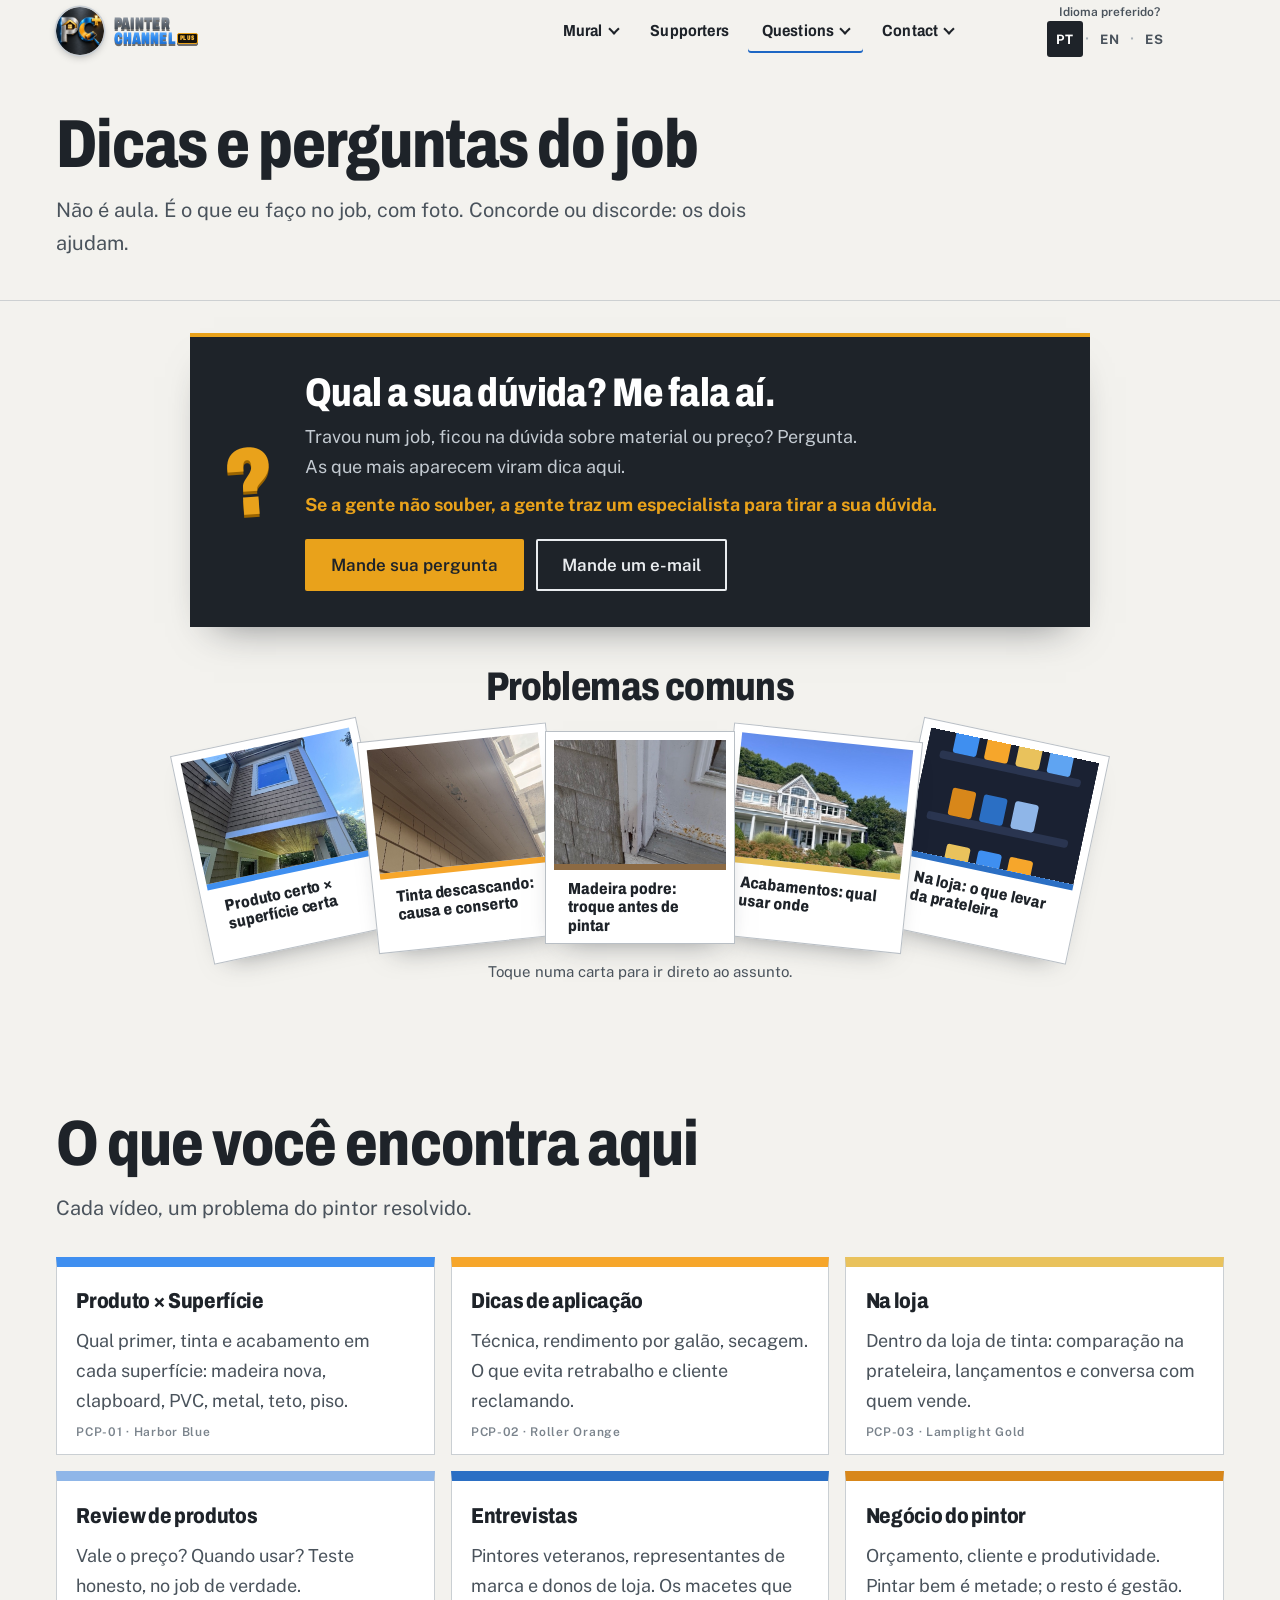
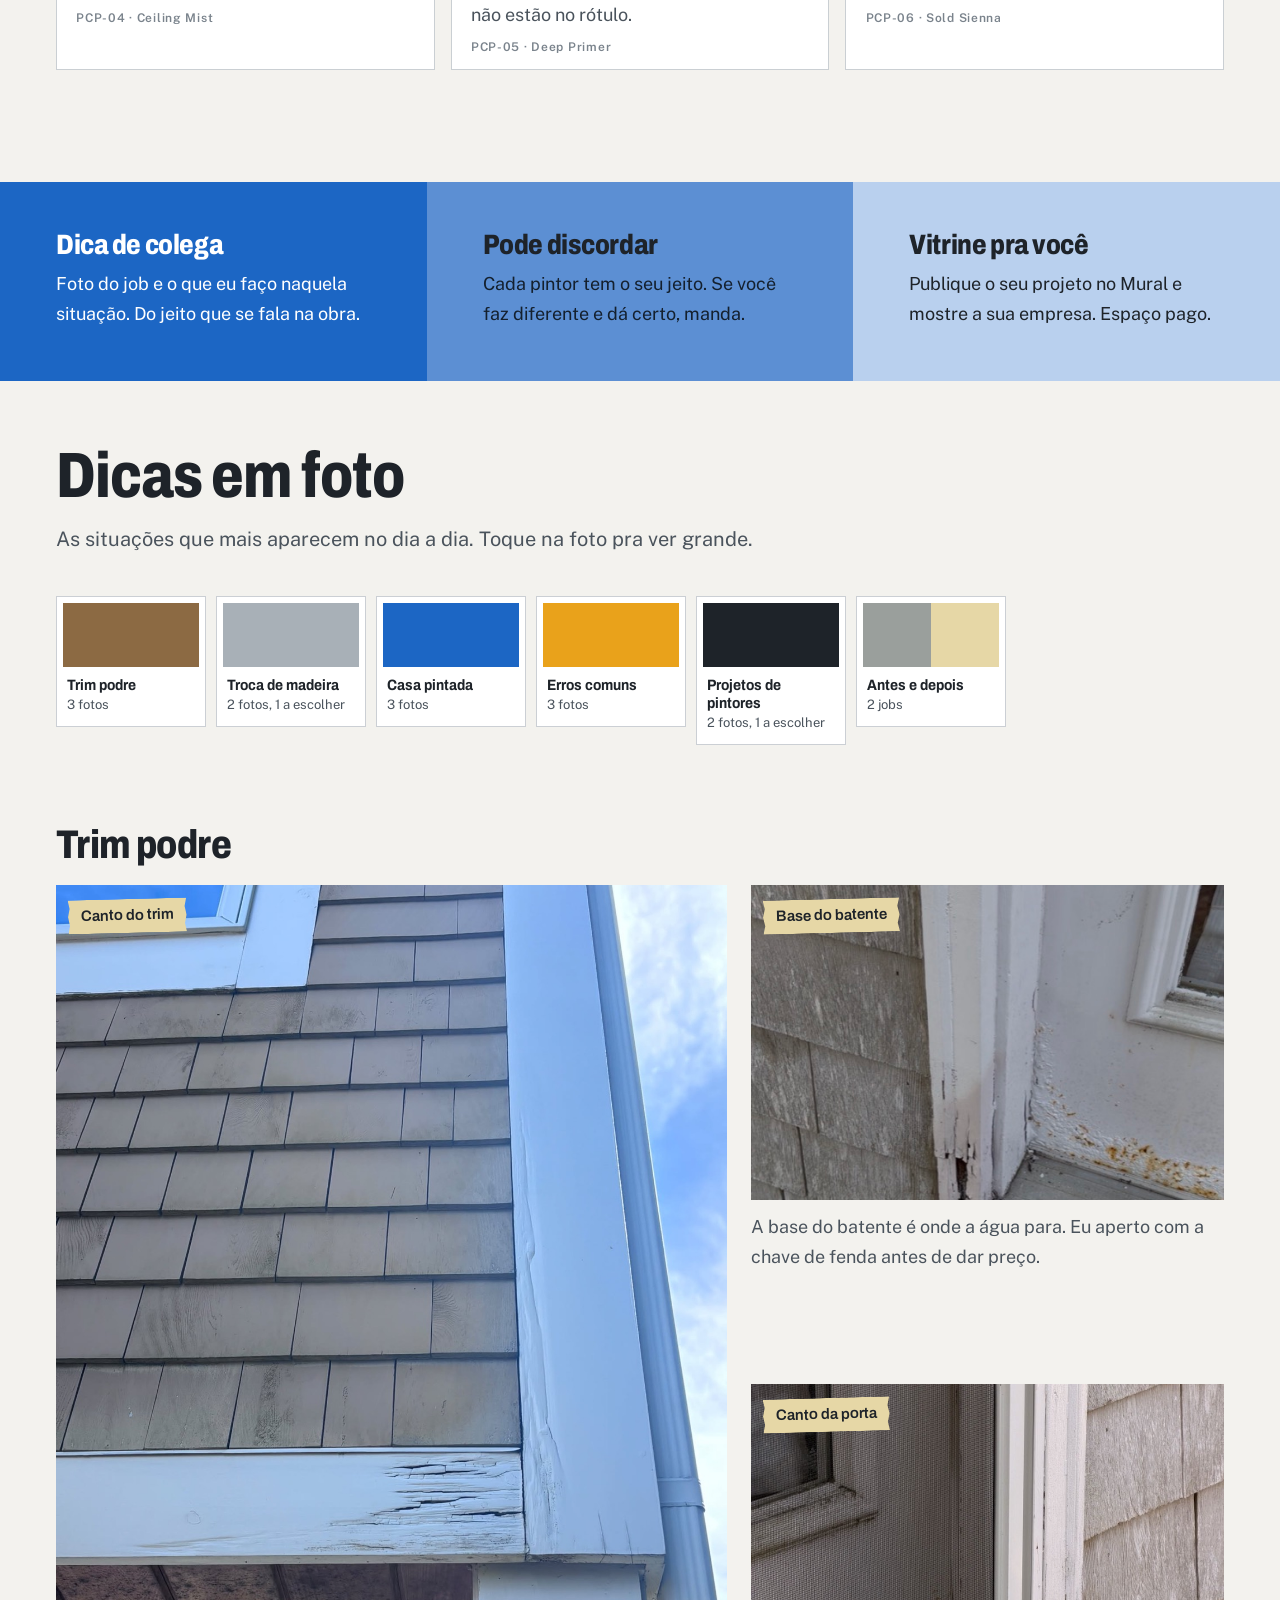
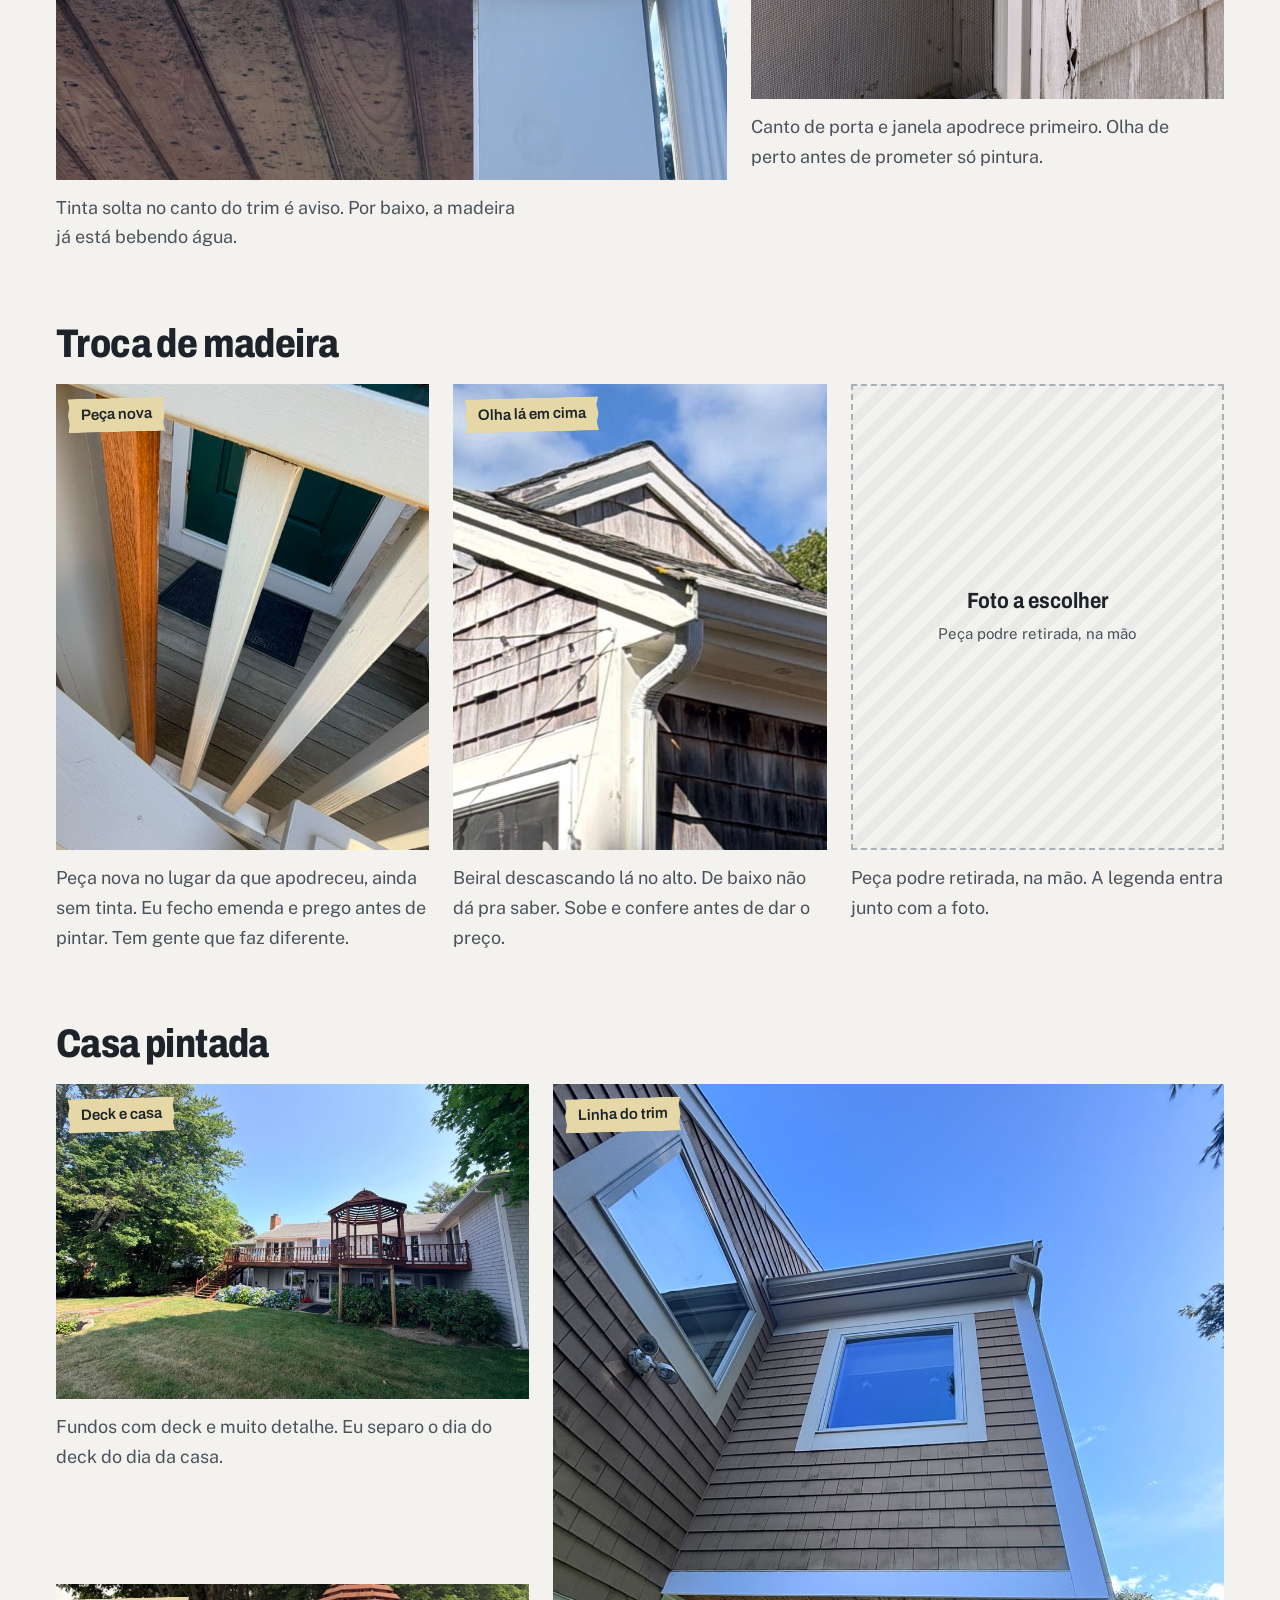
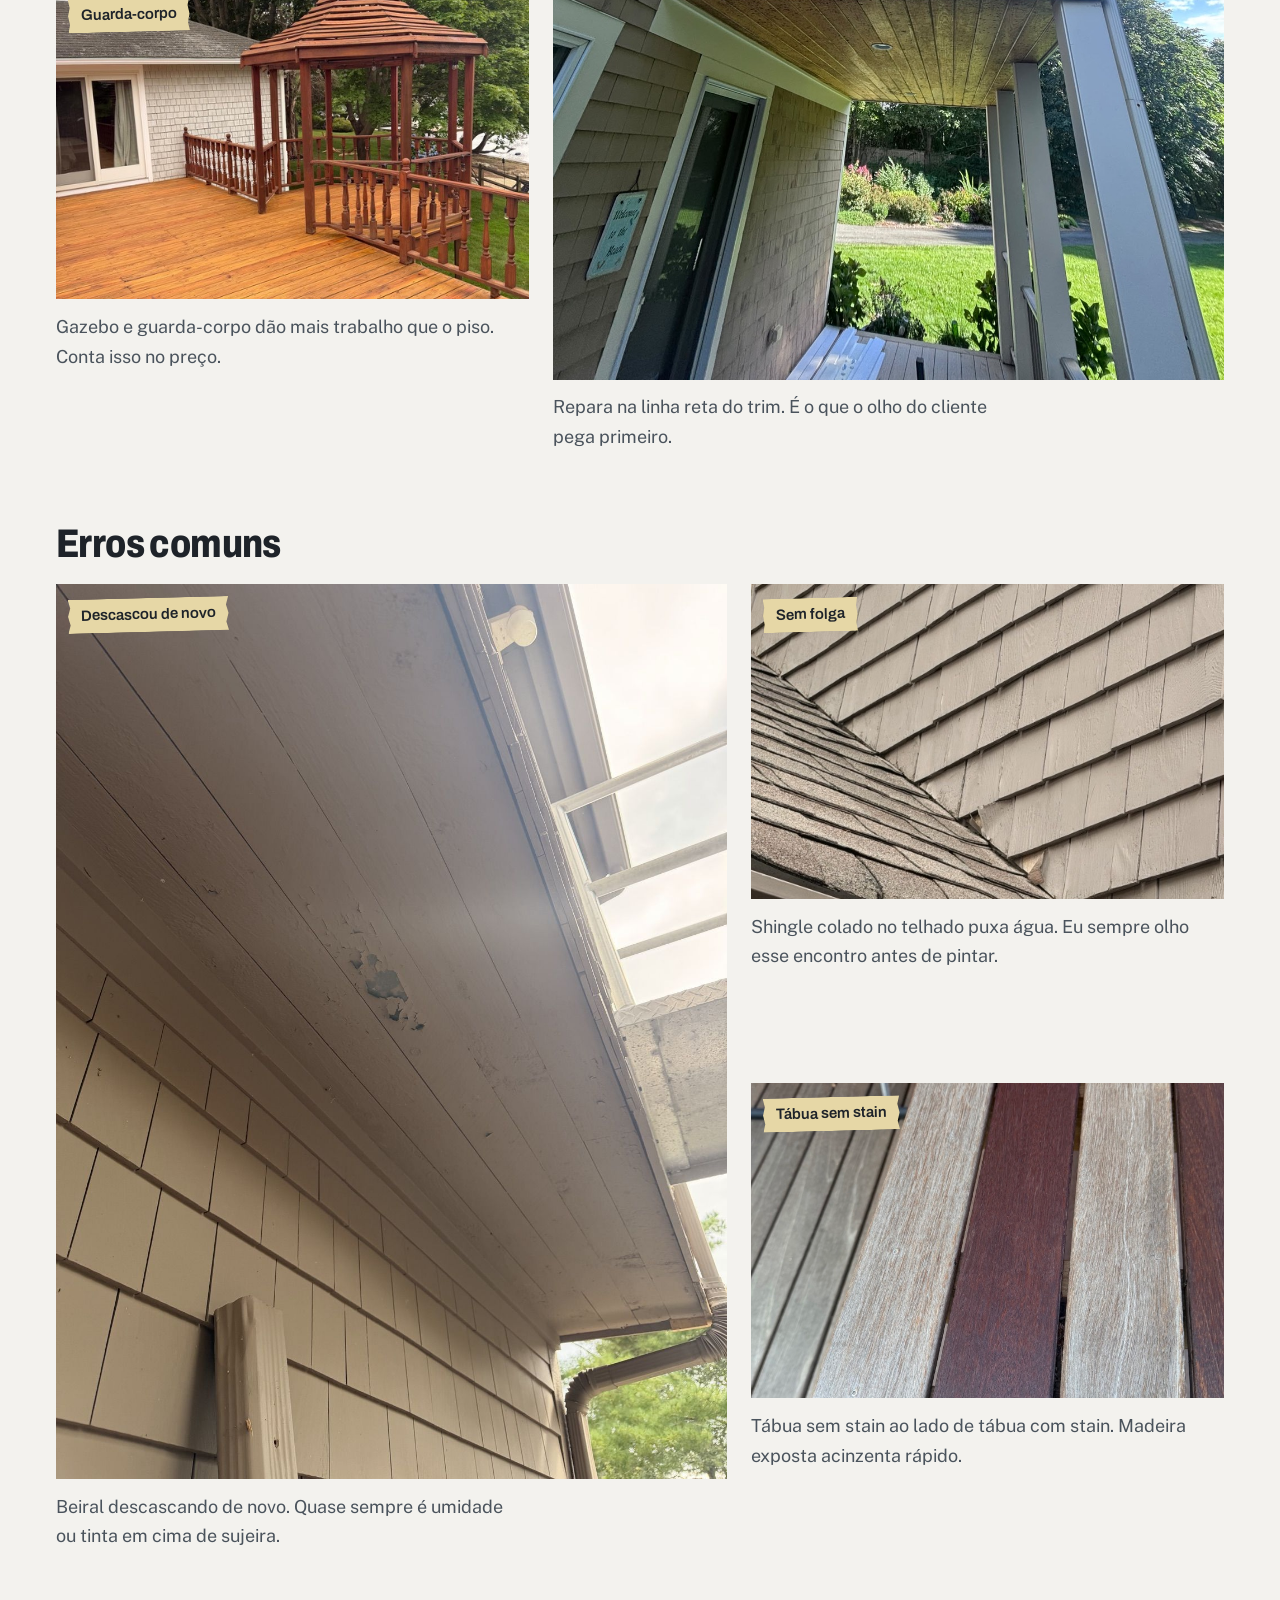
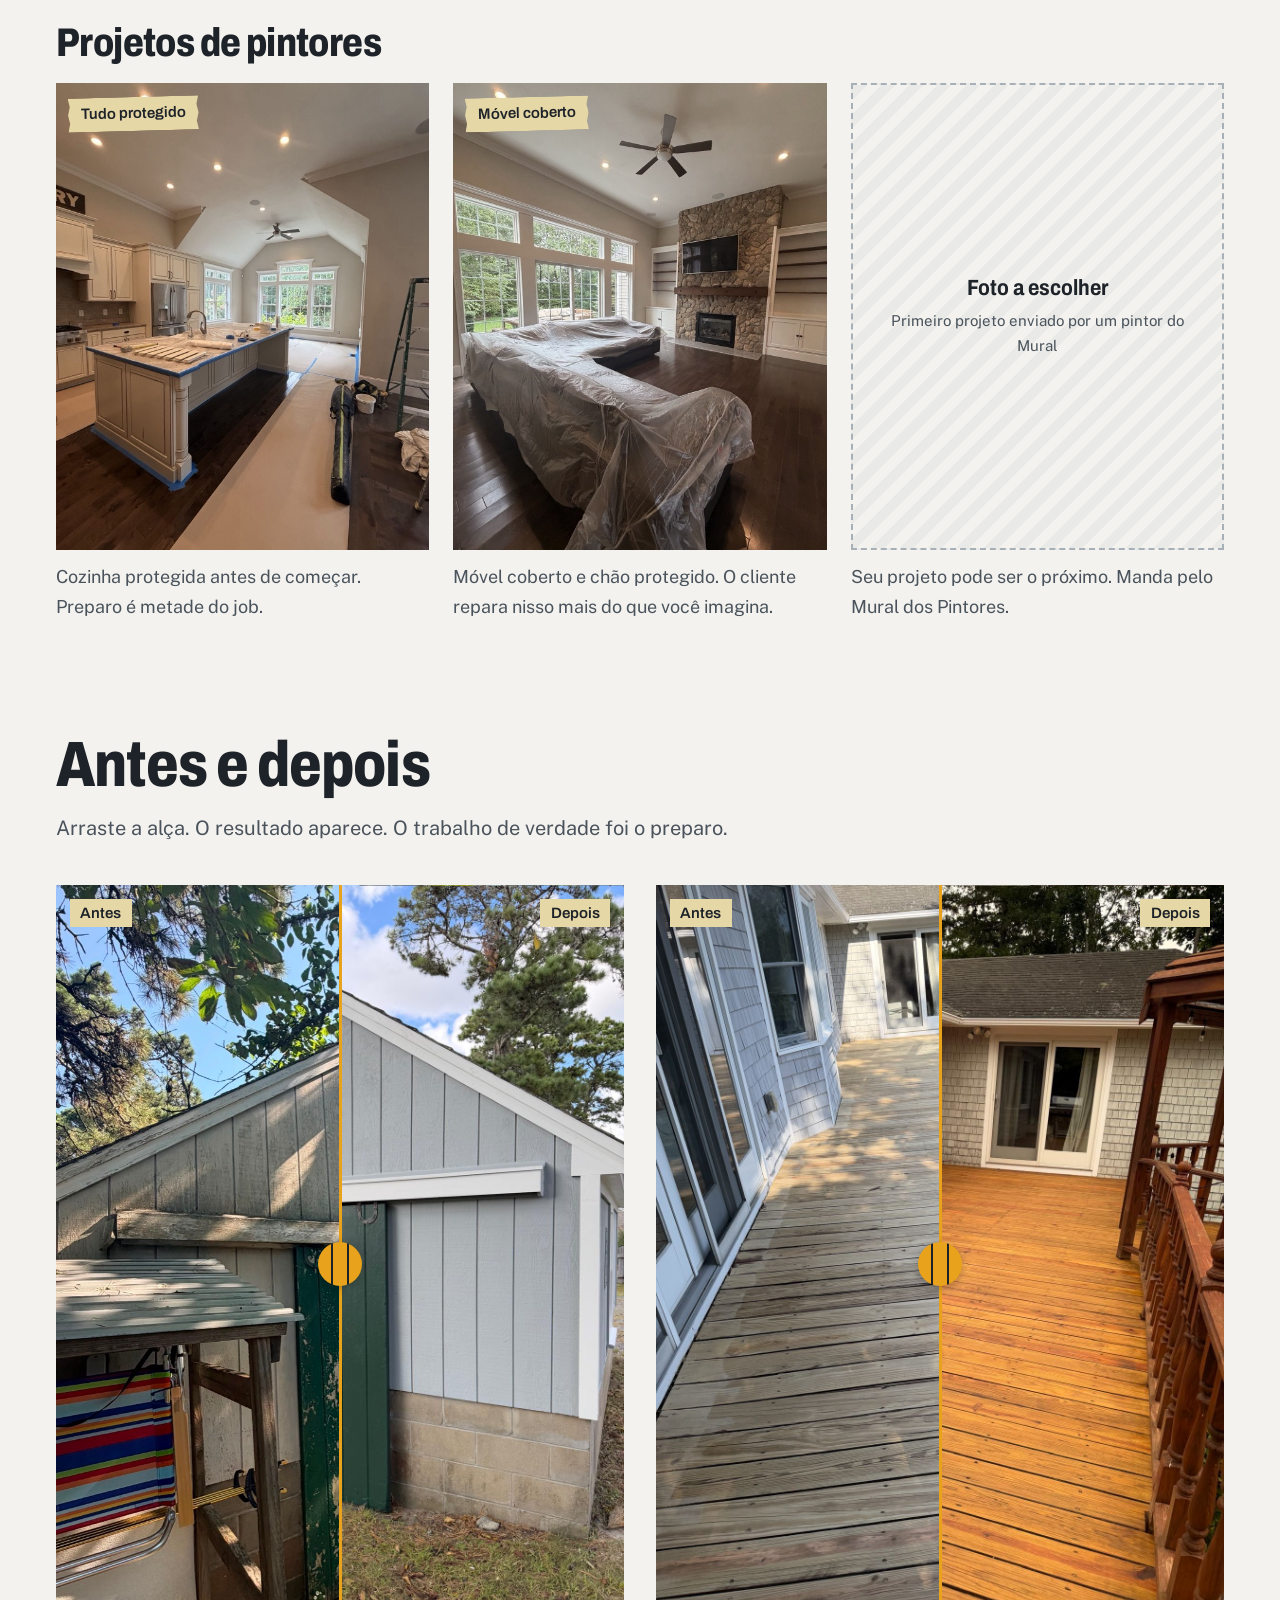
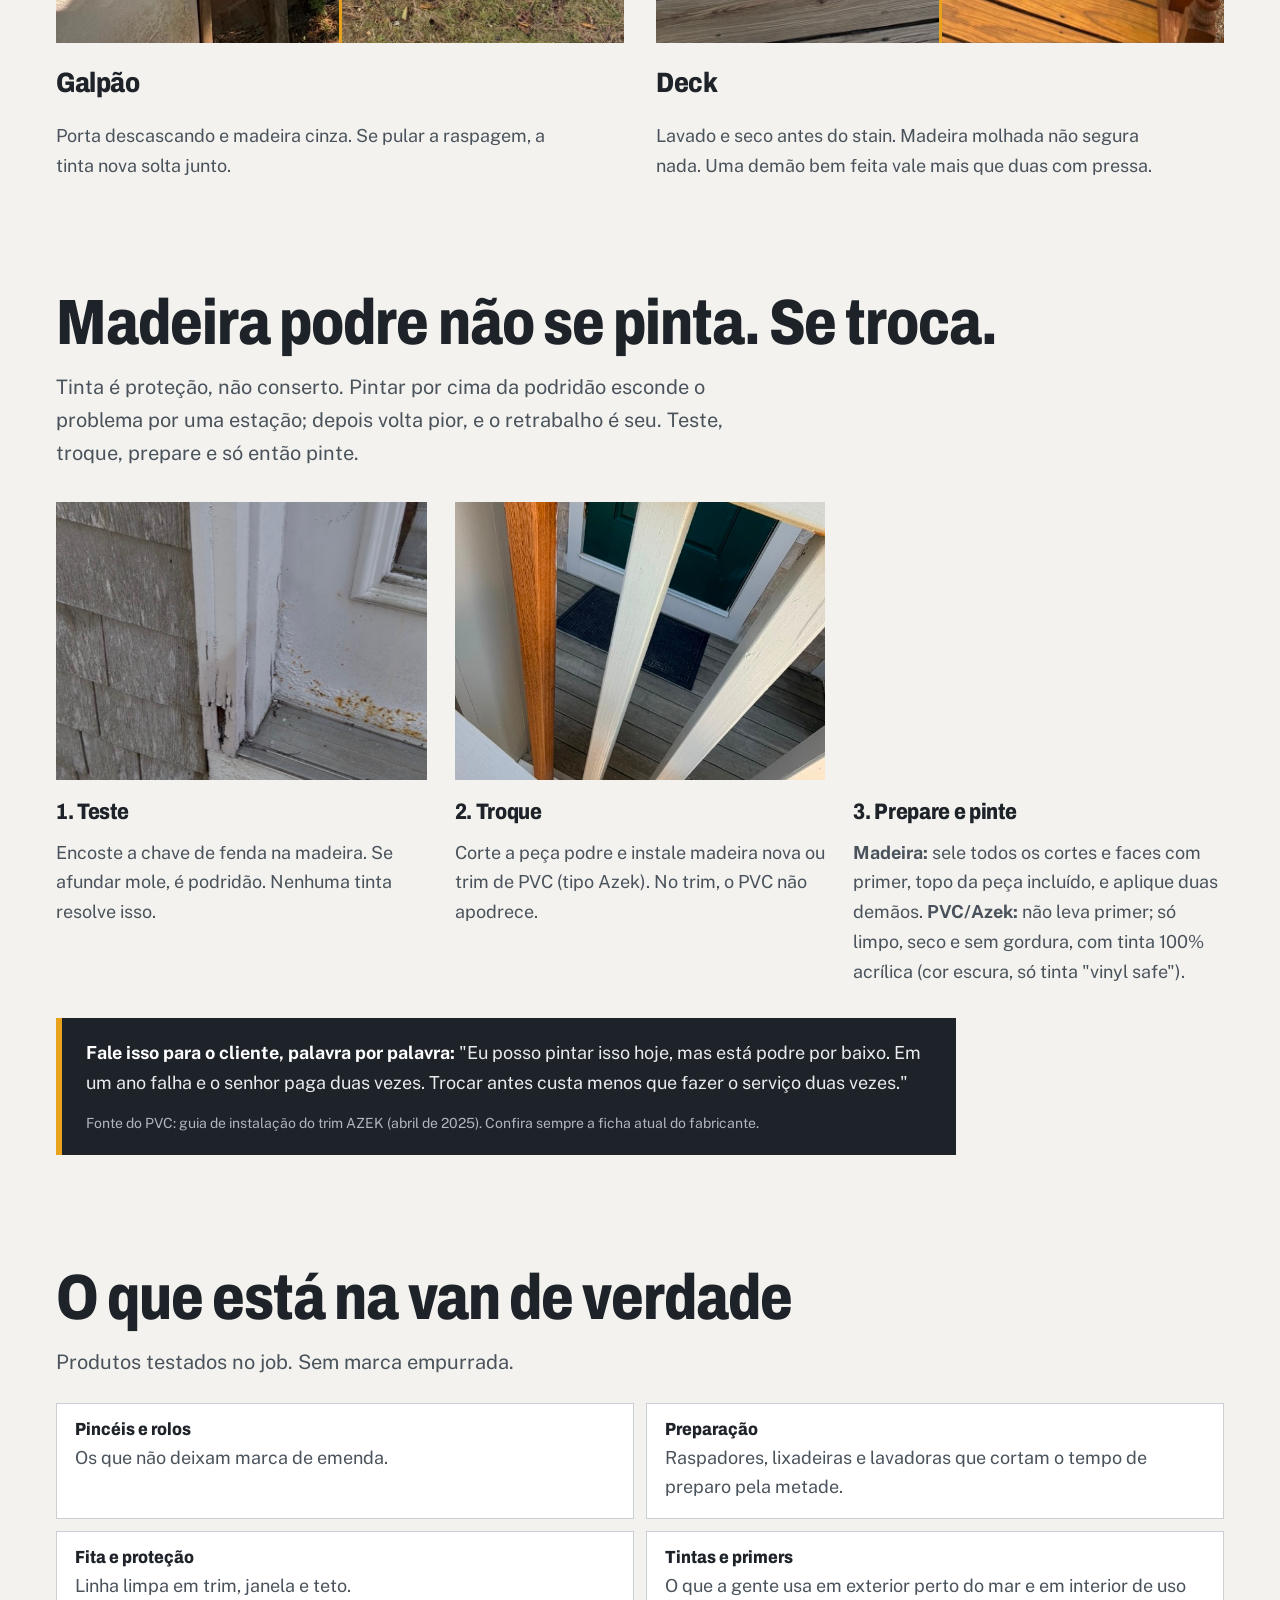
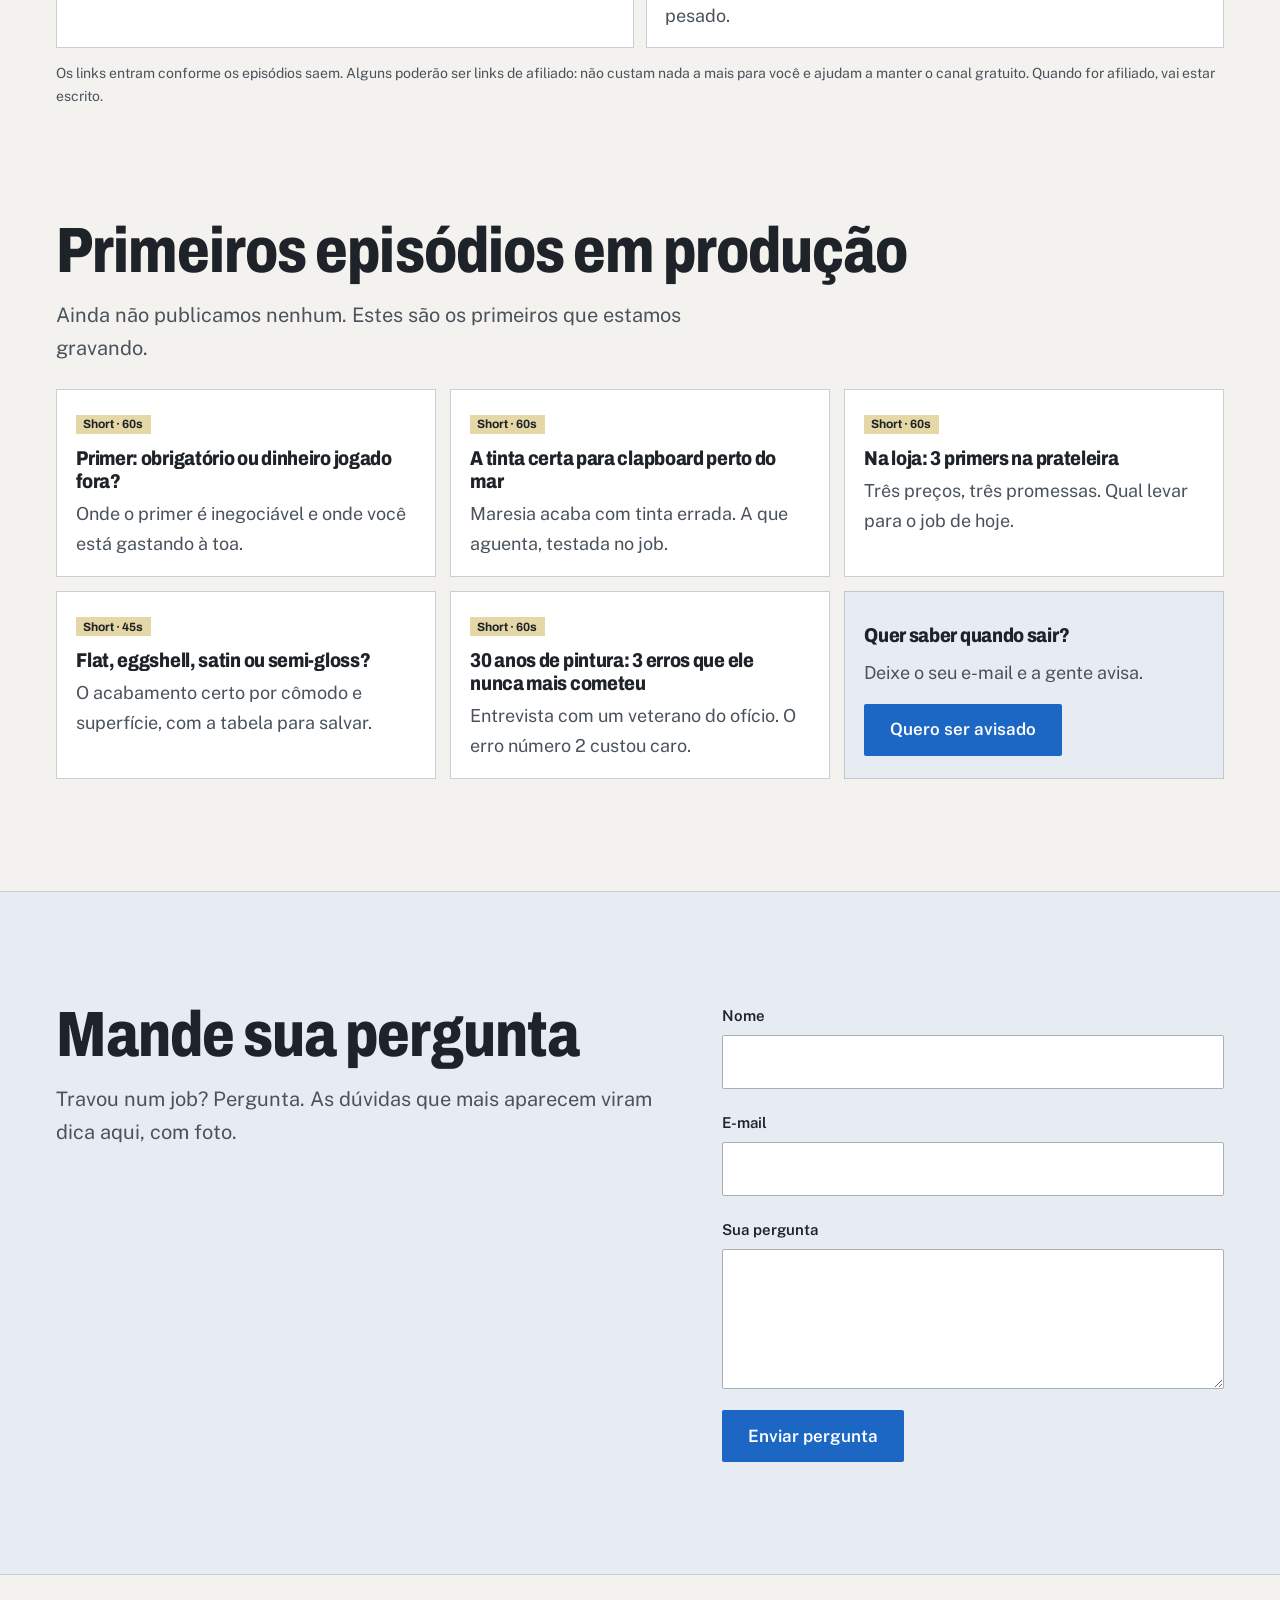
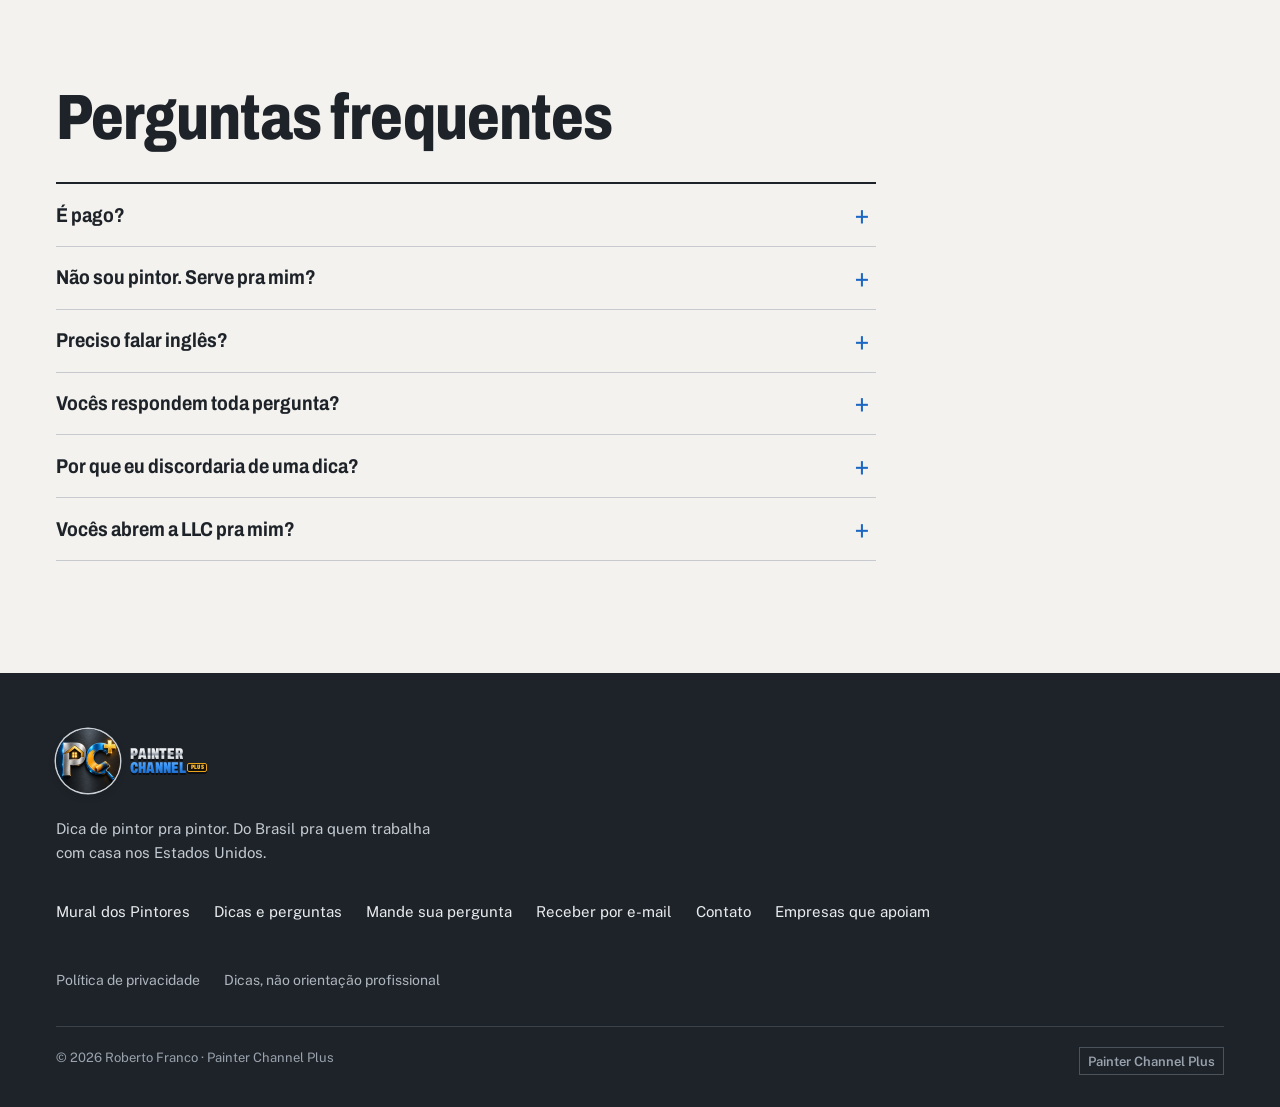
<file: dicas.html>
<!doctype html>
<html lang="pt-BR">
<head>
<meta charset="utf-8">
<meta name="viewport" content="width=device-width, initial-scale=1">
<title>Painter Channel Plus · Dicas e perguntas do job</title>
<meta name="description" content="Dicas de pintor pra pintor com foto de job real: trim podre, troca de madeira, casa pintada, erros comuns e antes e depois. Mande sua pergunta.">
<link rel="canonical" href="https://painterchannel.com/dicas.html">
<meta property="og:url" content="https://painterchannel.com/dicas.html">
<meta name="theme-color" content="#F3F2EE">
<meta property="og:type" content="website">
<meta property="og:locale" content="pt_BR">
<meta property="og:site_name" content="Painter Channel Plus">
<meta property="og:title" content="Painter Channel Plus · Dicas e perguntas do job">
<meta property="og:description" content="Dicas de pintor pra pintor com foto de job real: trim podre, troca de madeira, casa pintada, erros comuns e antes e depois. Mande sua pergunta.">
<meta property="og:image" content="https://painterchannel.com/fotos/og-painter-channel-plus.jpg">
<meta property="og:image:width" content="1200">
<meta property="og:image:height" content="630">
<meta property="og:image:alt" content="Logo do Painter Channel Plus">
<meta name="twitter:card" content="summary_large_image">
<link rel="icon" href="assets/favicon-32.png" sizes="32x32">
<link rel="apple-touch-icon" href="assets/logo-apple-touch-180.png">
<link rel="preconnect" href="https://fonts.googleapis.com">
<link rel="preconnect" href="https://fonts.gstatic.com" crossorigin>
<link href="https://fonts.googleapis.com/css2?family=Archivo:wdth,wght@62..100,500..900&family=Public+Sans:wght@400..700&display=swap" rel="stylesheet">
<link rel="stylesheet" href="estilo.css">
</head>
<body data-i18n-pagina="dicas" class="abre">
<a class="pular" href="#conteudo" data-i18n="t.pular-para-o-conteudo">Pular para o conteúdo</a>
<header class="nav"><div class="wrap">
  <a class="lockup pq" href="index.html" aria-label="Painter Channel Plus, página inicial"><img class="lk-sim lk-circ" src="fotos/logo-pc-circulo-128.png" srcset="fotos/logo-pc-circulo-128.png 1x, fotos/logo-pc-circulo-192.png 1.5x" alt="" width="128" height="128"><span class="lk-txt" aria-hidden="true"><span class="lk-1">Painter</span><span class="lk-2">Channel<span class="lk-plus">Plus</span></span></span></a>
  <nav class="menu" aria-label="Principal" data-i18n-attr="aria-label:attr.principal"><ul class="menu-simples"><li><a href="mural.html">Mural</a></li><li><a href="dicas.html">Questions</a></li><li><a href="contato.html">Contact</a></li></ul></nav>
</div></header>
<main id="conteudo"><section class="cab-pagina" aria-labelledby="t1"><div class="wrap"><h1 id="t1" data-i18n="t.dicas-e-perguntas-do-job">Dicas e perguntas do job</h1><p class="medida" data-i18n="t.nao-e-aula-e-o-que">Não é aula. É o que eu faço no job, com foto. Concorde ou discorde: os dois ajudam.</p></div></section><div class="wrap"><section class="duvida" aria-labelledby="t-duvida"><div class="duvida-in">
  <span class="duvida-q" aria-hidden="true">?</span>
  <div><h2 id="t-duvida" data-i18n="t.qual-a-sua-duvida-me-fala">Qual a sua dúvida? Me fala aí.</h2><p data-i18n="t.travou-num-job-ficou-na-duvida">Travou num job, ficou na dúvida sobre material ou preço? Pergunta. As que mais aparecem viram dica aqui.</p><p class="duvida-esp" data-i18n="t.se-a-gente-nao-souber">Se a gente não souber, a gente traz um especialista para tirar a sua dúvida.</p>
  <div class="acoes"><a class="btn btn-ambar" href="dicas.html#pergunta" data-i18n="t.mande-sua-pergunta">Mande sua pergunta</a><a class="btn btn-linha js-email" href="contato.html#fale" data-i18n="t.mande-um-e-mail">Mande um e-mail</a></div></div>
</div></section></div><section class="leque5-sec" id="problemas" aria-labelledby="t-leque5"><div class="wrap">
  <h2 id="t-leque5" class="leque5-tit" data-i18n="t.lado-problemas">Problemas comuns</h2>
  <ul class="leque5">
    <li style="--r:-12deg;--c:#3f8ff0"><a href="#temas"><img class="l5-img" src="fotos/casa-pintada-01-800.jpg" width="600" height="800" alt="" loading="lazy" decoding="async" style="object-position:50% 45%"><span class="l5-txt" data-i18n="t.produto-certo-superficie-certa">Produto certo × superfície certa</span></a></li>
    <li style="--r:-6deg;--c:#f6a62b"><a href="#cat-erros"><img class="l5-img" src="fotos/erro-comum-01-800.jpg" width="600" height="800" alt="" loading="lazy" decoding="async" style="object-position:50% 50%"><span class="l5-txt" data-i18n="t.tinta-descascando-causa-e-conserto">Tinta descascando: causa e conserto</span></a></li>
    <li style="--r:0deg;--c:#8C6A43"><a href="#madeira"><img class="l5-img" src="fotos/trim-podre-02-800.jpg" width="551" height="800" alt="" loading="lazy" decoding="async" style="object-position:50% 60%"><span class="l5-txt" data-i18n="t.madeira-podre-troque-antes-de-pintar">Madeira podre: troque antes de pintar</span></a></li>
    <li style="--r:6deg;--c:#e9c25c"><a href="contato.html#tabela"><img class="l5-img" src="fotos/casa-pintada-02-800.jpg" width="450" height="800" alt="" loading="lazy" decoding="async" style="object-position:50% 45%"><span class="l5-txt" data-i18n="t.acabamentos-qual-usar-onde">Acabamentos: qual usar onde</span></a></li>
    <li style="--r:12deg;--c:#2b6fc4"><a href="#van"><img class="l5-img" src="fotos/leque-na-loja.svg" width="172" height="184" alt="" loading="lazy"><span class="l5-txt" data-i18n="t.na-loja-o-que-levar-da">Na loja: o que levar da prateleira</span></a></li>
  </ul>
  <p class="leque5-dica" data-i18n="t.toque-numa-carta-para-ir-direto">Toque numa carta para ir direto ao assunto.</p>
</div></section>
<section class="secao" id="temas" aria-labelledby="t-temas"><div class="wrap">
  <div class="secao-cab"><h2 id="t-temas" data-i18n="t.o-que-voce-encontra-aqui">O que você encontra aqui</h2><p class="medida" data-i18n="t.cada-video-um-problema-do-pintor">Cada vídeo, um problema do pintor resolvido.</p></div>
  <ul class="temas">
    <li style="--c:#3f8ff0"><h3 data-i18n="t.produto-superficie">Produto × Superfície</h3><p data-i18n="t.qual-primer-tinta-e-acabamento-em-2">Qual primer, tinta e acabamento em cada superfície: madeira nova, clapboard, PVC, metal, teto, piso.</p><span class="cod" data-i18n="t.pcp-01-harbor-blue">PCP-01 · Harbor Blue</span></li>
    <li style="--c:#f6a62b"><h3 data-i18n="t.dicas-de-aplicacao">Dicas de aplicação</h3><p data-i18n="t.tecnica-rendimento-por-galao-secagem-o">Técnica, rendimento por galão, secagem. O que evita retrabalho e cliente reclamando.</p><span class="cod" data-i18n="t.pcp-02-roller-orange">PCP-02 · Roller Orange</span></li>
    <li style="--c:#e9c25c"><h3 data-i18n="t.na-loja">Na loja</h3><p data-i18n="t.dentro-da-loja-de-tinta-comparacao">Dentro da loja de tinta: comparação na prateleira, lançamentos e conversa com quem vende.</p><span class="cod" data-i18n="t.pcp-03-lamplight-gold">PCP-03 · Lamplight Gold</span></li>
    <li style="--c:#8fb6e8"><h3 data-i18n="t.review-de-produtos">Review de produtos</h3><p data-i18n="t.vale-o-preco-quando-usar-teste">Vale o preço? Quando usar? Teste honesto, no job de verdade.</p><span class="cod" data-i18n="t.pcp-04-ceiling-mist">PCP-04 · Ceiling Mist</span></li>
    <li style="--c:#2b6fc4"><h3 data-i18n="t.entrevistas">Entrevistas</h3><p data-i18n="t.pintores-veteranos-representantes-de-marca-e">Pintores veteranos, representantes de marca e donos de loja. Os macetes que não estão no rótulo.</p><span class="cod" data-i18n="t.pcp-05-deep-primer">PCP-05 · Deep Primer</span></li>
    <li style="--c:#d8871a"><h3 data-i18n="t.negocio-do-pintor">Negócio do pintor</h3><p data-i18n="t.orcamento-cliente-e-produtividade-pintar-bem">Orçamento, cliente e produtividade. Pintar bem é metade; o resto é gestão.</p><span class="cod" data-i18n="t.pcp-06-sold-sienna">PCP-06 · Sold Sienna</span></li>
  </ul>
</div></section>
<section class="cartela" aria-label="Como o canal funciona" data-i18n-attr="aria-label:attr.como-o-canal-funciona">
  <div class="t1"><h2 data-i18n="t.dica-de-colega">Dica de colega</h2><p data-i18n="t.foto-do-job-e-o-que">Foto do job e o que eu faço naquela situação. Do jeito que se fala na obra.</p></div>
  <div class="t2"><h2 data-i18n="t.pode-discordar">Pode discordar</h2><p data-i18n="t.cada-pintor-tem-o-seu-jeito">Cada pintor tem o seu jeito. Se você faz diferente e dá certo, manda.</p></div>
  <div class="t3"><h2 data-i18n="t.vitrine-pra-voce">Vitrine pra você</h2><p data-i18n="t.publique-o-seu-projeto-no-mural">Publique o seu projeto no Mural e mostre a sua empresa. Espaço pago.</p></div>
</section><section class="secao secao-dicas" id="dicas" aria-labelledby="t-dicas"><div class="wrap">
  <div class="secao-cab"><h2 id="t-dicas" data-i18n="t.dicas-em-foto">Dicas em foto</h2><p class="medida" data-i18n="t.as-situacoes-que-mais-aparecem-no">As situações que mais aparecem no dia a dia. Toque na foto pra ver grande.</p></div>
  <ul class="leque" aria-label="Escolha a situação" data-i18n-attr="aria-label:attr.escolha-a-situacao"><li><a href="#cat-trim"><i style="background:#8C6A43" aria-hidden="true"></i><b data-i18n="t.trim-podre">Trim podre</b><small data-i18n="t.3-fotos">3 fotos</small></a></li><li><a href="#cat-troca"><i style="background:#A8B0B7" aria-hidden="true"></i><b data-i18n="t.troca-de-madeira">Troca de madeira</b><small data-i18n="t.2-fotos-1-a-escolher">2 fotos, 1 a escolher</small></a></li><li><a href="#cat-casa"><i style="background:#1C66C4" aria-hidden="true"></i><b data-i18n="t.casa-pintada">Casa pintada</b><small data-i18n="t.3-fotos">3 fotos</small></a></li><li><a href="#cat-erros"><i style="background:#E9A21B" aria-hidden="true"></i><b data-i18n="t.erros-comuns">Erros comuns</b><small data-i18n="t.3-fotos">3 fotos</small></a></li><li><a href="#cat-projetos"><i style="background:#1E2329" aria-hidden="true"></i><b data-i18n="t.projetos-de-pintores">Projetos de pintores</b><small data-i18n="t.2-fotos-1-a-escolher">2 fotos, 1 a escolher</small></a></li><li><a href="#antes-depois"><i style="background:linear-gradient(90deg,#9A9F9C 50%,#E6D7A6 50%)" aria-hidden="true"></i><b data-i18n="t.antes-e-depois">Antes e depois</b><small data-i18n="t.2-jobs">2 jobs</small></a></li></ul>
  <div class="cat" id="cat-trim"><div class="cat-cab"><h3 data-i18n="t.trim-podre">Trim podre</h3></div>
<div class="edit "><figure class="g"><button class="abrir" type="button" data-grande="fotos/trim-podre-01.jpg" data-legenda="Tinta solta no canto do trim é aviso. Por baixo, a madeira já está bebendo água." aria-label="Ampliar foto: Canto de trim com tinta descascando embaixo de shingle" data-i18n-attr="aria-label:attr.ampliar-foto-canto-de-trim-com"><span class="fita" data-i18n="t.canto-do-trim">Canto do trim</span><img src="fotos/trim-podre-01-800.jpg" srcset="fotos/trim-podre-01-800.jpg 600w, fotos/trim-podre-01.jpg 1200w" sizes="(min-width:1320px) 720px, (min-width:760px) 56vw, 100vw" width="600" height="800" alt="Canto de trim com tinta descascando embaixo de shingle" loading="lazy" decoding="async" data-i18n-attr="alt:attr.canto-de-trim-com-tinta-descascando"></button><figcaption data-i18n="t.tinta-solta-no-canto-do-trim">Tinta solta no canto do trim é aviso. Por baixo, a madeira já está bebendo água.</figcaption></figure><figure class="p"><button class="abrir" type="button" data-grande="fotos/trim-podre-02.jpg" data-legenda="A base do batente é onde a água para. Eu aperto com a chave de fenda antes de dar preço." aria-label="Ampliar foto: Base de batente de porta com madeira apodrecida" data-i18n-attr="aria-label:attr.ampliar-foto-base-de-batente-de"><span class="fita" data-i18n="t.base-do-batente">Base do batente</span><img src="fotos/trim-podre-02-800.jpg" srcset="fotos/trim-podre-02-800.jpg 551w, fotos/trim-podre-02.jpg 1103w" sizes="(min-width:1320px) 520px, (min-width:760px) 40vw, 100vw" width="551" height="800" alt="Base de batente de porta com madeira apodrecida" loading="lazy" decoding="async" data-i18n-attr="alt:attr.base-de-batente-de-porta-com"></button><figcaption data-i18n="t.a-base-do-batente-e-onde">A base do batente é onde a água para. Eu aperto com a chave de fenda antes de dar preço.</figcaption></figure><figure class="p"><button class="abrir" type="button" data-grande="fotos/trim-podre-03.jpg" data-legenda="Canto de porta e janela apodrece primeiro. Olha de perto antes de prometer só pintura." aria-label="Ampliar foto: Canto de porta com trim rachado ao lado de shingle" data-i18n-attr="aria-label:attr.ampliar-foto-canto-de-porta-com"><span class="fita" data-i18n="t.canto-da-porta">Canto da porta</span><img src="fotos/trim-podre-03-800.jpg" srcset="fotos/trim-podre-03-800.jpg 600w, fotos/trim-podre-03.jpg 1200w" sizes="(min-width:1320px) 520px, (min-width:760px) 40vw, 100vw" width="600" height="800" alt="Canto de porta com trim rachado ao lado de shingle" loading="lazy" decoding="async" data-i18n-attr="alt:attr.canto-de-porta-com-trim-rachado"></button><figcaption data-i18n="t.canto-de-porta-e-janela-apodrece">Canto de porta e janela apodrece primeiro. Olha de perto antes de prometer só pintura.</figcaption></figure></div></div>
<div class="cat" id="cat-troca"><div class="cat-cab"><h3 data-i18n="t.troca-de-madeira">Troca de madeira</h3></div>
<div class="edit tres"><figure class="m"><button class="abrir" type="button" data-grande="fotos/troca-madeira-01.jpg" data-legenda="Peça nova no lugar da que apodreceu, ainda sem tinta. Eu fecho emenda e prego antes de pintar. Tem gente que faz diferente." aria-label="Ampliar foto: Coluna nova de madeira entre peças brancas pintadas" data-i18n-attr="aria-label:attr.ampliar-foto-coluna-nova-de-madeira"><span class="fita" data-i18n="t.peca-nova">Peça nova</span><img src="fotos/troca-madeira-01-800.jpg" srcset="fotos/troca-madeira-01-800.jpg 600w, fotos/troca-madeira-01.jpg 1200w" sizes="(min-width:1320px) 420px, (min-width:760px) 32vw, 100vw" width="600" height="800" alt="Coluna nova de madeira entre peças brancas pintadas" loading="lazy" decoding="async" data-i18n-attr="alt:attr.coluna-nova-de-madeira-entre-pecas"></button><figcaption data-i18n="t.peca-nova-no-lugar-da-que">Peça nova no lugar da que apodreceu, ainda sem tinta. Eu fecho emenda e prego antes de pintar. Tem gente que faz diferente.</figcaption></figure><figure class="m"><button class="abrir" type="button" data-grande="fotos/trim-podre-04.jpg" data-legenda="Beiral descascando lá no alto. De baixo não dá pra saber. Sobe e confere antes de dar o preço." aria-label="Ampliar foto: Beiral de telhado com tinta descascando" data-i18n-attr="aria-label:attr.ampliar-foto-beiral-de-telhado-com"><span class="fita" data-i18n="t.olha-la-em-cima">Olha lá em cima</span><img src="fotos/trim-podre-04-800.jpg" srcset="fotos/trim-podre-04-800.jpg 479w, fotos/trim-podre-04.jpg 959w" sizes="(min-width:1320px) 420px, (min-width:760px) 32vw, 100vw" width="479" height="800" alt="Beiral de telhado com tinta descascando" loading="lazy" decoding="async" data-i18n-attr="alt:attr.beiral-de-telhado-com-tinta-descascando"></button><figcaption data-i18n="t.beiral-descascando-la-no-alto-de">Beiral descascando lá no alto. De baixo não dá pra saber. Sobe e confere antes de dar o preço.</figcaption></figure>
<figure class="m"><div class="falta"><div><b data-i18n="t.foto-a-escolher">Foto a escolher</b><span data-i18n="t.peca-podre-retirada-na-mao">Peça podre retirada, na mão</span></div></div><figcaption data-i18n="t.peca-podre-retirada-na-mao-a">Peça podre retirada, na mão. A legenda entra junto com a foto.</figcaption></figure></div></div>
<div class="cat" id="cat-casa"><div class="cat-cab"><h3 data-i18n="t.casa-pintada">Casa pintada</h3></div>
<div class="edit dir"><figure class="g"><button class="abrir" type="button" data-grande="fotos/casa-pintada-01.jpg" data-legenda="Repara na linha reta do trim. É o que o olho do cliente pega primeiro." aria-label="Ampliar foto: Casa de shingle com trim branco novo" data-i18n-attr="aria-label:attr.ampliar-foto-casa-de-shingle-com"><span class="fita" data-i18n="t.linha-do-trim">Linha do trim</span><img src="fotos/casa-pintada-01-800.jpg" srcset="fotos/casa-pintada-01-800.jpg 600w, fotos/casa-pintada-01.jpg 1200w" sizes="(min-width:1320px) 720px, (min-width:760px) 56vw, 100vw" width="600" height="800" alt="Casa de shingle com trim branco novo" loading="lazy" decoding="async" data-i18n-attr="alt:attr.casa-de-shingle-com-trim-branco"></button><figcaption data-i18n="t.repara-na-linha-reta-do-trim">Repara na linha reta do trim. É o que o olho do cliente pega primeiro.</figcaption></figure><figure class="p"><button class="abrir" type="button" data-grande="fotos/casa-pintada-03.jpg" data-legenda="Fundos com deck e muito detalhe. Eu separo o dia do deck do dia da casa." aria-label="Ampliar foto: Fundos de casa com deck e gazebo" data-i18n-attr="aria-label:attr.ampliar-foto-fundos-de-casa-com"><span class="fita" data-i18n="t.deck-e-casa">Deck e casa</span><img src="fotos/casa-pintada-03-800.jpg" srcset="fotos/casa-pintada-03-800.jpg 800w, fotos/casa-pintada-03.jpg 1600w" sizes="(min-width:1320px) 520px, (min-width:760px) 40vw, 100vw" width="800" height="600" alt="Fundos de casa com deck e gazebo" loading="lazy" decoding="async" data-i18n-attr="alt:attr.fundos-de-casa-com-deck-e"></button><figcaption data-i18n="t.fundos-com-deck-e-muito-detalhe">Fundos com deck e muito detalhe. Eu separo o dia do deck do dia da casa.</figcaption></figure><figure class="p"><button class="abrir" type="button" data-grande="fotos/casa-pintada-04-deck.jpg" data-legenda="Gazebo e guarda-corpo dão mais trabalho que o piso. Conta isso no preço." aria-label="Ampliar foto: Deck com gazebo e guarda-corpo com stain" data-i18n-attr="aria-label:attr.ampliar-foto-deck-com-gazebo-e"><span class="fita" data-i18n="t.guarda-corpo">Guarda-corpo</span><img src="fotos/casa-pintada-04-deck-800.jpg" srcset="fotos/casa-pintada-04-deck-800.jpg 600w, fotos/casa-pintada-04-deck.jpg 1200w" sizes="(min-width:1320px) 520px, (min-width:760px) 40vw, 100vw" width="600" height="800" alt="Deck com gazebo e guarda-corpo com stain" loading="lazy" decoding="async" data-i18n-attr="alt:attr.deck-com-gazebo-e-guarda-corpo"></button><figcaption data-i18n="t.gazebo-e-guarda-corpo-dao-mais">Gazebo e guarda-corpo dão mais trabalho que o piso. Conta isso no preço.</figcaption></figure></div></div>
<div class="cat" id="cat-erros"><div class="cat-cab"><h3 data-i18n="t.erros-comuns">Erros comuns</h3></div>
<div class="edit "><figure class="g"><button class="abrir" type="button" data-grande="fotos/erro-comum-01.jpg" data-legenda="Beiral descascando de novo. Quase sempre é umidade ou tinta em cima de sujeira." aria-label="Ampliar foto: Beiral com tinta descascando" data-i18n-attr="aria-label:attr.ampliar-foto-beiral-com-tinta-descascando"><span class="fita" data-i18n="t.descascou-de-novo">Descascou de novo</span><img src="fotos/erro-comum-01-800.jpg" srcset="fotos/erro-comum-01-800.jpg 600w, fotos/erro-comum-01.jpg 1200w" sizes="(min-width:1320px) 720px, (min-width:760px) 56vw, 100vw" width="600" height="800" alt="Beiral com tinta descascando" loading="lazy" decoding="async" data-i18n-attr="alt:attr.beiral-com-tinta-descascando"></button><figcaption data-i18n="t.beiral-descascando-de-novo-quase-sempre">Beiral descascando de novo. Quase sempre é umidade ou tinta em cima de sujeira.</figcaption></figure><figure class="p"><button class="abrir" type="button" data-grande="fotos/erro-comum-02.jpg" data-legenda="Shingle colado no telhado puxa água. Eu sempre olho esse encontro antes de pintar." aria-label="Ampliar foto: Shingle encostado no telhado" data-i18n-attr="aria-label:attr.ampliar-foto-shingle-encostado-no-telhado"><span class="fita" data-i18n="t.sem-folga">Sem folga</span><img src="fotos/erro-comum-02-800.jpg" srcset="fotos/erro-comum-02-800.jpg 600w, fotos/erro-comum-02.jpg 1200w" sizes="(min-width:1320px) 520px, (min-width:760px) 40vw, 100vw" width="600" height="800" alt="Shingle encostado no telhado" loading="lazy" decoding="async" data-i18n-attr="alt:attr.shingle-encostado-no-telhado"></button><figcaption data-i18n="t.shingle-colado-no-telhado-puxa-agua">Shingle colado no telhado puxa água. Eu sempre olho esse encontro antes de pintar.</figcaption></figure><figure class="p"><button class="abrir" type="button" data-grande="fotos/erro-comum-03.jpg" data-legenda="Tábua sem stain ao lado de tábua com stain. Madeira exposta acinzenta rápido." aria-label="Ampliar foto: Tábuas de deck, uma com stain e outras sem" data-i18n-attr="aria-label:attr.ampliar-foto-tabuas-de-deck-uma"><span class="fita" data-i18n="t.tabua-sem-stain">Tábua sem stain</span><img src="fotos/erro-comum-03-800.jpg" srcset="fotos/erro-comum-03-800.jpg 800w, fotos/erro-comum-03.jpg 1600w" sizes="(min-width:1320px) 520px, (min-width:760px) 40vw, 100vw" width="800" height="800" alt="Tábuas de deck, uma com stain e outras sem" loading="lazy" decoding="async" data-i18n-attr="alt:attr.tabuas-de-deck-uma-com-stain"></button><figcaption data-i18n="t.tabua-sem-stain-ao-lado-de">Tábua sem stain ao lado de tábua com stain. Madeira exposta acinzenta rápido.</figcaption></figure></div></div>
<div class="cat" id="cat-projetos"><div class="cat-cab"><h3 data-i18n="t.projetos-de-pintores">Projetos de pintores</h3></div>
<div class="edit tres"><figure class="m"><button class="abrir" type="button" data-grande="fotos/projeto-01-cozinha.jpg" data-legenda="Cozinha protegida antes de começar. Preparo é metade do job." aria-label="Ampliar foto: Cozinha protegida com fita e papel antes da pintura" data-i18n-attr="aria-label:attr.ampliar-foto-cozinha-protegida-com-fita"><span class="fita" data-i18n="t.tudo-protegido">Tudo protegido</span><img src="fotos/projeto-01-cozinha-800.jpg" srcset="fotos/projeto-01-cozinha-800.jpg 600w, fotos/projeto-01-cozinha.jpg 1200w" sizes="(min-width:1320px) 420px, (min-width:760px) 32vw, 100vw" width="600" height="800" alt="Cozinha protegida com fita e papel antes da pintura" loading="lazy" decoding="async" data-i18n-attr="alt:attr.cozinha-protegida-com-fita-e-papel"></button><figcaption data-i18n="t.cozinha-protegida-antes-de-comecar-preparo">Cozinha protegida antes de começar. Preparo é metade do job.</figcaption></figure><figure class="m"><button class="abrir" type="button" data-grande="fotos/projeto-02-sala.jpg" data-legenda="Móvel coberto e chão protegido. O cliente repara nisso mais do que você imagina." aria-label="Ampliar foto: Sala com sofá coberto por plástico e chão protegido" data-i18n-attr="aria-label:attr.ampliar-foto-sala-com-sofa-coberto"><span class="fita" data-i18n="t.movel-coberto">Móvel coberto</span><img src="fotos/projeto-02-sala-800.jpg" srcset="fotos/projeto-02-sala-800.jpg 600w, fotos/projeto-02-sala.jpg 1200w" sizes="(min-width:1320px) 420px, (min-width:760px) 32vw, 100vw" width="600" height="800" alt="Sala com sofá coberto por plástico e chão protegido" loading="lazy" decoding="async" data-i18n-attr="alt:attr.sala-com-sofa-coberto-por-plastico"></button><figcaption data-i18n="t.movel-coberto-e-chao-protegido-o">Móvel coberto e chão protegido. O cliente repara nisso mais do que você imagina.</figcaption></figure>
<figure class="m"><div class="falta"><div><b data-i18n="t.foto-a-escolher">Foto a escolher</b><span data-i18n="t.primeiro-projeto-enviado-por-um-pintor">Primeiro projeto enviado por um pintor do Mural</span></div></div><figcaption data-i18n="t.seu-projeto-pode-ser-o-proximo">Seu projeto pode ser o próximo. Manda pelo Mural dos Pintores.</figcaption></figure></div></div>

</div></section><section class="secao" id="antes-depois" aria-labelledby="t-ad" style="padding-top:0"><div class="wrap">
  <div class="secao-cab"><h2 id="t-ad" data-i18n="t.antes-e-depois">Antes e depois</h2><p class="medida" data-i18n="t.arraste-a-alca-o-resultado-aparece">Arraste a alça. O resultado aparece. O trabalho de verdade foi o preparo.</p></div>
  <div class="ad-lista">
    <div class="ad-item"><div class="comp"><img src="fotos/antes-depois-galpao-antes-800.jpg" srcset="fotos/antes-depois-galpao-antes-800.jpg 463w, fotos/antes-depois-galpao-antes.jpg 927w" sizes="(min-width:900px) 620px, 100vw" width="463" height="800" alt="Galpão com porta verde descascando, antes" loading="lazy" decoding="async" data-i18n-attr="alt:attr.galpao-com-porta-verde-descascando-antes"><img class="depois" src="fotos/antes-depois-galpao-depois-800.jpg" srcset="fotos/antes-depois-galpao-depois-800.jpg 600w, fotos/antes-depois-galpao-depois.jpg 1200w" sizes="(min-width:900px) 620px, 100vw" width="600" height="800" alt="Mesmo galpão pintado de cinza claro com porta verde nova, depois" loading="lazy" decoding="async" data-i18n-attr="alt:attr.mesmo-galpao-pintado-de-cinza-claro">
<span class="rot rot-a">Antes</span><span class="rot rot-d">Depois</span><span class="linha" aria-hidden="true"></span>
<input type="range" min="0" max="100" value="50" aria-label="Comparar antes e depois do galpão: arraste ou use as setas" data-i18n-attr="aria-label:attr.comparar-antes-e-depois-do-galpao"></div>
      <h3 data-i18n="t.galpao">Galpão</h3><p data-i18n="t.porta-descascando-e-madeira-cinza-se">Porta descascando e madeira cinza. Se pular a raspagem, a tinta nova solta junto.</p></div>
    <div class="ad-item"><div class="comp"><img src="fotos/antes-depois-deck-antes-800.jpg" srcset="fotos/antes-depois-deck-antes-800.jpg 600w, fotos/antes-depois-deck-antes.jpg 1200w" sizes="(min-width:900px) 620px, 100vw" width="600" height="800" alt="Deck de madeira lavado, sem stain, antes" loading="lazy" decoding="async" data-i18n-attr="alt:attr.deck-de-madeira-lavado-sem-stain"><img class="depois" src="fotos/antes-depois-deck-depois-800.jpg" srcset="fotos/antes-depois-deck-depois-800.jpg 600w, fotos/antes-depois-deck-depois.jpg 1200w" sizes="(min-width:900px) 620px, 100vw" width="600" height="800" alt="Mesmo deck com stain aplicado, depois" loading="lazy" decoding="async" data-i18n-attr="alt:attr.mesmo-deck-com-stain-aplicado-depois">
<span class="rot rot-a">Antes</span><span class="rot rot-d">Depois</span><span class="linha" aria-hidden="true"></span>
<input type="range" min="0" max="100" value="50" aria-label="Comparar antes e depois do deck: arraste ou use as setas" data-i18n-attr="aria-label:attr.comparar-antes-e-depois-do-deck"></div>
      <h3 data-i18n="t.deck">Deck</h3><p data-i18n="t.lavado-e-seco-antes-do-stain">Lavado e seco antes do stain. Madeira molhada não segura nada. Uma demão bem feita vale mais que duas com pressa.</p></div>
  </div>
</div></section><section class="secao" id="madeira" aria-labelledby="t-mad" style="padding-top:0"><div class="wrap">
  <div class="secao-cab"><h2 id="t-mad" data-i18n="t.madeira-podre-nao-se-pinta-se">Madeira podre não se pinta. Se troca.</h2><p class="medida" data-i18n="t.tinta-e-protecao-nao-conserto-pintar">Tinta é proteção, não conserto. Pintar por cima da podridão esconde o problema por uma estação; depois volta pior, e o retrabalho é seu. Teste, troque, prepare e só então pinte.</p></div>
  <ol class="passos">
    <li><figure><img src="fotos/trim-podre-02-800.jpg" srcset="fotos/trim-podre-02-800.jpg 551w, fotos/trim-podre-02.jpg 1103w" sizes="(min-width:900px) 380px, 100vw" width="551" height="800" alt="Base de batente com madeira podre" loading="lazy" decoding="async" style="object-position:50% 60%" data-i18n-attr="alt:attr.base-de-batente-com-madeira-podre"></figure><h3 data-i18n="t.1-teste">1. Teste</h3><p data-i18n="t.encoste-a-chave-de-fenda-na">Encoste a chave de fenda na madeira. Se afundar mole, é podridão. Nenhuma tinta resolve isso.</p></li>
    <li><figure><img src="fotos/troca-madeira-01-800.jpg" srcset="fotos/troca-madeira-01-800.jpg 600w, fotos/troca-madeira-01.jpg 1200w" sizes="(min-width:900px) 380px, 100vw" width="600" height="800" alt="Peça nova instalada no lugar da podre" loading="lazy" decoding="async" style="object-position:50% 50%" data-i18n-attr="alt:attr.peca-nova-instalada-no-lugar-da"></figure><h3 data-i18n="t.2-troque">2. Troque</h3><p data-i18n="t.corte-a-peca-podre-e-instale">Corte a peça podre e instale madeira nova ou trim de PVC (tipo Azek). No trim, o PVC não apodrece.</p></li>
    <li><figure><img src="fotos/casa-pintada-01-800.jpg" srcset="fotos/casa-pintada-01-800.jpg 600w, fotos/casa-pintada-01.jpg 1200w" sizes="(min-width:900px) 380px, 100vw" width="600" height="800" alt="Trim novo pintado" loading="lazy" decoding="async" style="object-position:50% 40%" data-i18n-attr="alt:attr.trim-novo-pintado"></figure><h3 data-i18n="t.3-prepare-e-pinte">3. Prepare e pinte</h3><p data-i18n="t.madeira-sele-todos-os-cortes-e"><strong>Madeira:</strong> sele todos os cortes e faces com primer, topo da peça incluído, e aplique duas demãos. <strong>PVC/Azek:</strong> não leva primer; só limpo, seco e sem gordura, com tinta 100% acrílica (cor escura, só tinta "vinyl safe").</p></li>
  </ol>
  <div class="frase-cliente"><p data-i18n="t.fale-isso-para-o-cliente-palavra-2"><b>Fale isso para o cliente, palavra por palavra:</b> "Eu posso pintar isso hoje, mas está podre por baixo. Em um ano falha e o senhor paga duas vezes. Trocar antes custa menos que fazer o serviço duas vezes."</p><p class="nota-fonte" data-i18n="t.fonte-do-pvc-guia-de-instalacao">Fonte do PVC: guia de instalação do trim AZEK (abril de 2025). Confira sempre a ficha atual do fabricante.</p></div>
</div></section>
<section class="secao" id="van" aria-labelledby="t-van" style="padding-top:0"><div class="wrap">
  <div class="secao-cab"><h2 id="t-van" data-i18n="t.o-que-esta-na-van-de">O que está na van de verdade</h2><p class="medida" data-i18n="t.produtos-testados-no-job-sem-marca">Produtos testados no job. Sem marca empurrada.</p></div>
  <ul class="van">
    <li><b data-i18n="t.pinceis-e-rolos">Pincéis e rolos</b><span data-i18n="t.os-que-nao-deixam-marca-de">Os que não deixam marca de emenda.</span></li>
    <li><b data-i18n="t.preparacao">Preparação</b><span data-i18n="t.raspadores-lixadeiras-e-lavadoras-que-cortam">Raspadores, lixadeiras e lavadoras que cortam o tempo de preparo pela metade.</span></li>
    <li><b data-i18n="t.fita-e-protecao">Fita e proteção</b><span data-i18n="t.linha-limpa-em-trim-janela-e">Linha limpa em trim, janela e teto.</span></li>
    <li><b data-i18n="t.tintas-e-primers">Tintas e primers</b><span data-i18n="t.o-que-a-gente-usa-em">O que a gente usa em exterior perto do mar e em interior de uso pesado.</span></li>
  </ul>
  <p class="nota-fonte" data-i18n="t.os-links-entram-conforme-os-episodios">Os links entram conforme os episódios saem. Alguns poderão ser links de afiliado: não custam nada a mais para você e ajudam a manter o canal gratuito. Quando for afiliado, vai estar escrito.</p>
</div></section>
<section class="secao" id="episodios" aria-labelledby="t-eps" style="padding-top:0"><div class="wrap">
  <div class="secao-cab"><h2 id="t-eps" data-i18n="t.primeiros-episodios-em-producao">Primeiros episódios em produção</h2><p class="medida" data-i18n="t.ainda-nao-publicamos-nenhum-estes-sao">Ainda não publicamos nenhum. Estes são os primeiros que estamos gravando.</p></div>
  <ul class="eps">
    <li><span class="ep-tag" data-i18n="t.short-60s">Short · 60s</span><h3 data-i18n="t.primer-obrigatorio-ou-dinheiro-jogado-fora">Primer: obrigatório ou dinheiro jogado fora?</h3><p data-i18n="t.onde-o-primer-e-inegociavel-e">Onde o primer é inegociável e onde você está gastando à toa.</p></li>
    <li><span class="ep-tag" data-i18n="t.short-60s">Short · 60s</span><h3 data-i18n="t.a-tinta-certa-para-clapboard-perto">A tinta certa para clapboard perto do mar</h3><p data-i18n="t.maresia-acaba-com-tinta-errada-a">Maresia acaba com tinta errada. A que aguenta, testada no job.</p></li>
    <li><span class="ep-tag" data-i18n="t.short-60s">Short · 60s</span><h3 data-i18n="t.na-loja-3-primers-na-prateleira">Na loja: 3 primers na prateleira</h3><p data-i18n="t.tres-precos-tres-promessas-qual-levar">Três preços, três promessas. Qual levar para o job de hoje.</p></li>
    <li><span class="ep-tag" data-i18n="t.short-45s">Short · 45s</span><h3 data-i18n="t.flat-eggshell-satin-ou-semi-gloss">Flat, eggshell, satin ou semi-gloss?</h3><p data-i18n="t.o-acabamento-certo-por-comodo-e">O acabamento certo por cômodo e superfície, com a tabela para salvar.</p></li>
    <li><span class="ep-tag" data-i18n="t.short-60s">Short · 60s</span><h3 data-i18n="t.30-anos-de-pintura-3-erros">30 anos de pintura: 3 erros que ele nunca mais cometeu</h3><p data-i18n="t.entrevista-com-um-veterano-do-oficio">Entrevista com um veterano do ofício. O erro número 2 custou caro.</p></li>
    <li class="ep-aviso"><h3 data-i18n="t.quer-saber-quando-sair">Quer saber quando sair?</h3><p data-i18n="t.deixe-o-seu-e-mail-e">Deixe o seu e-mail e a gente avisa.</p><a class="btn btn-azul" href="contato.html#receber" data-i18n="t.quero-ser-avisado">Quero ser avisado</a>
      <!-- YOUTUBE: botão do canal fica escondido até o canal existir. Ligar em site.js (REDES.youtube). --></li>
  </ul>
</div></section>
<section class="secao receber" id="pergunta" aria-labelledby="t-perg"><div class="wrap">
  <div class="rec-grade">
    <div class="secao-cab"><h2 id="t-perg" data-i18n="t.mande-sua-pergunta">Mande sua pergunta</h2><p class="medida" data-i18n="t.travou-num-job-pergunta-as-duvidas">Travou num job? Pergunta. As dúvidas que mais aparecem viram dica aqui, com foto.</p></div>
    <form class="valida" action="https://formsubmit.co/hyannishp@gmail.com" method="POST" novalidate aria-label="Mande sua pergunta" data-i18n-attr="aria-label:t.mande-sua-pergunta">
      <input type="hidden" name="_subject" value="[Painter Channel Plus] Pergunta"><input type="hidden" name="_captcha" value="false"><input type="hidden" name="_template" value="table"><input type="hidden" name="_next" value="https://painterchannel.com/obrigado.html"><div class="pote" aria-hidden="true"><label><span data-i18n="t.nao-preencha-este-campo">Não preencha este campo</span><input type="text" name="_honey" tabindex="-1" autocomplete="off"></label></div>
      <div class="campo"><label for="pg-nome" data-i18n="t.nome">Nome</label><input id="pg-nome" name="nome" type="text" autocomplete="name" required data-erro="Escreva o seu nome." data-i18n-attr="data-erro:attr.escreva-o-seu-nome"><span class="erro" aria-live="polite"></span></div>
      <div class="campo"><label for="pg-email" data-i18n="t.e-mail">E-mail</label><input id="pg-email" name="email" type="email" autocomplete="email" required data-erro="Escreva um e-mail válido, ex: nome@gmail.com." data-i18n-attr="data-erro:attr.escreva-um-e-mail-valido-ex"><span class="erro" aria-live="polite"></span></div>
      <input type="hidden" name="_replyto" class="replyto">
      <div class="campo"><label for="pg-texto" data-i18n="t.sua-pergunta">Sua pergunta</label><textarea id="pg-texto" name="pergunta" required minlength="5" data-erro="Escreva a sua pergunta." data-i18n-attr="data-erro:attr.escreva-a-sua-pergunta"></textarea><span class="erro" aria-live="polite"></span></div>
      <button class="btn btn-azul" type="submit" data-i18n="t.enviar-pergunta">Enviar pergunta</button>
    </form>
  </div>
</div></section>
<section class="secao" id="perguntas" aria-labelledby="t-faq"><div class="wrap">
  <div class="secao-cab"><h2 id="t-faq" data-i18n="t.perguntas-frequentes">Perguntas frequentes</h2></div>
  <div class="faq"><details><summary data-i18n="t.e-pago">É pago?</summary><p data-i18n="t.nao-ler-as-dicas-mandar-pergunta">Ler as dicas e mandar pergunta não custa nada. Aparecer no Mural é pago: fale com a gente para saber o valor.</p></details><details><summary data-i18n="t.nao-sou-pintor-serve-pra-mim">Não sou pintor. Serve pra mim?</summary><p data-i18n="t.serve-o-canal-nasceu-na-pintura">Serve. O canal nasceu na pintura, mas trim podre, madeira molhada e cliente exigente aparecem pra todo mundo que trabalha com casa.</p></details><details><summary data-i18n="t.preciso-falar-ingles">Preciso falar inglês?</summary><p data-i18n="t.nao-tudo-e-em-portugues-as">Não. O site está em português, inglês e espanhol. As palavras que você ouve no job, como estimate, trim e crew, ficam em inglês e explicadas.</p></details><details><summary data-i18n="t.voces-respondem-toda-pergunta">Vocês respondem toda pergunta?</summary><p data-i18n="t.o-roberto-le-todas-as-que">O Roberto lê todas. As que mais aparecem viram dica aqui no site, com foto.</p></details><details><summary data-i18n="t.por-que-eu-discordaria-de-uma">Por que eu discordaria de uma dica?</summary><p data-i18n="t.porque-cada-pintor-tem-o-seu">Porque cada pintor tem o seu jeito. Se você faz diferente e dá certo, manda. A dica boa pode ser a sua.</p></details><details><summary data-i18n="t.voces-abrem-a-llc-pra-mim">Vocês abrem a LLC pra mim?</summary><p data-i18n="t.nao-empresa-seguro-e-imposto-sao">Não. Empresa, seguro e imposto são com um contador ou profissional habilitado no seu estado. Aqui a conversa é sobre o job.</p></details></div>
</div></section></main>
<footer><div class="wrap">
  <a class="lockup pq" href="index.html" aria-label="Painter Channel Plus, página inicial"><img class="lk-sim lk-circ" src="fotos/logo-pc-circulo-128.png" srcset="fotos/logo-pc-circulo-128.png 1x, fotos/logo-pc-circulo-192.png 1.5x" alt="" width="128" height="128"><span class="lk-txt" aria-hidden="true"><span class="lk-1">Painter</span><span class="lk-2">Channel<span class="lk-plus">Plus</span></span></span></a>
  <p style="margin-top:1rem;max-width:44ch" data-i18n="t.dica-de-pintor-pra-pintor-do">Dica de pintor pra pintor. Do Brasil pra quem trabalha com casa nos Estados Unidos.</p>
  <nav aria-label="Rodapé" data-i18n-attr="aria-label:attr.rodape"><a href="mural.html" data-i18n="t.mural-dos-pintores">Mural dos Pintores</a><a href="dicas.html" data-i18n="t.dicas-e-perguntas">Dicas e perguntas</a><a href="dicas.html#pergunta" data-i18n="t.mande-sua-pergunta">Mande sua pergunta</a><a href="contato.html#receber" data-i18n="t.receber-por-e-mail">Receber por e-mail</a><a href="contato.html#fale" data-i18n="t.contato">Contato</a><a href="apoio.html" data-i18n="t.empresas-que-apoiam">Empresas que apoiam</a></nav>
  <nav class="legal" aria-label="Avisos" data-i18n-attr="aria-label:attr.avisos"><a href="privacidade.html" data-i18n="t.politica-de-privacidade-2">Política de privacidade</a><a href="aviso.html" data-i18n="t.dicas-nao-orientacao-profissional">Dicas, não orientação profissional</a></nav>
  <!-- REDES DO CANAL: YouTube e Instagram ainda não existem. Quando existirem, ligar em site.js (objeto REDES) ou colocar os links aqui. -->
  <div class="fim"><span>© 2026 Roberto Franco · Painter Channel Plus</span><span class="selo">Painter Channel Plus</span></div>
</div></footer>
<dialog class="caixa" id="caixa" aria-label="Foto ampliada" data-i18n-attr="aria-label:attr.foto-ampliada">
  <div class="caixa-in">
    <div class="caixa-top"><span class="cont" aria-live="polite"></span><button class="fecha" type="button"><span data-i18n="t.fechar">Fechar</span> <span class="sr">(Esc)</span></button></div>
    <figure><img alt=""><figcaption></figcaption></figure>
    <div class="caixa-ctl"><button class="ant" type="button" data-i18n="t.anterior">Anterior</button><button class="prox" type="button" data-i18n="t.proxima">Próxima</button></div>
  </div>
</dialog>
<script src="site.js" defer></script>
</body>
</html>
</file>
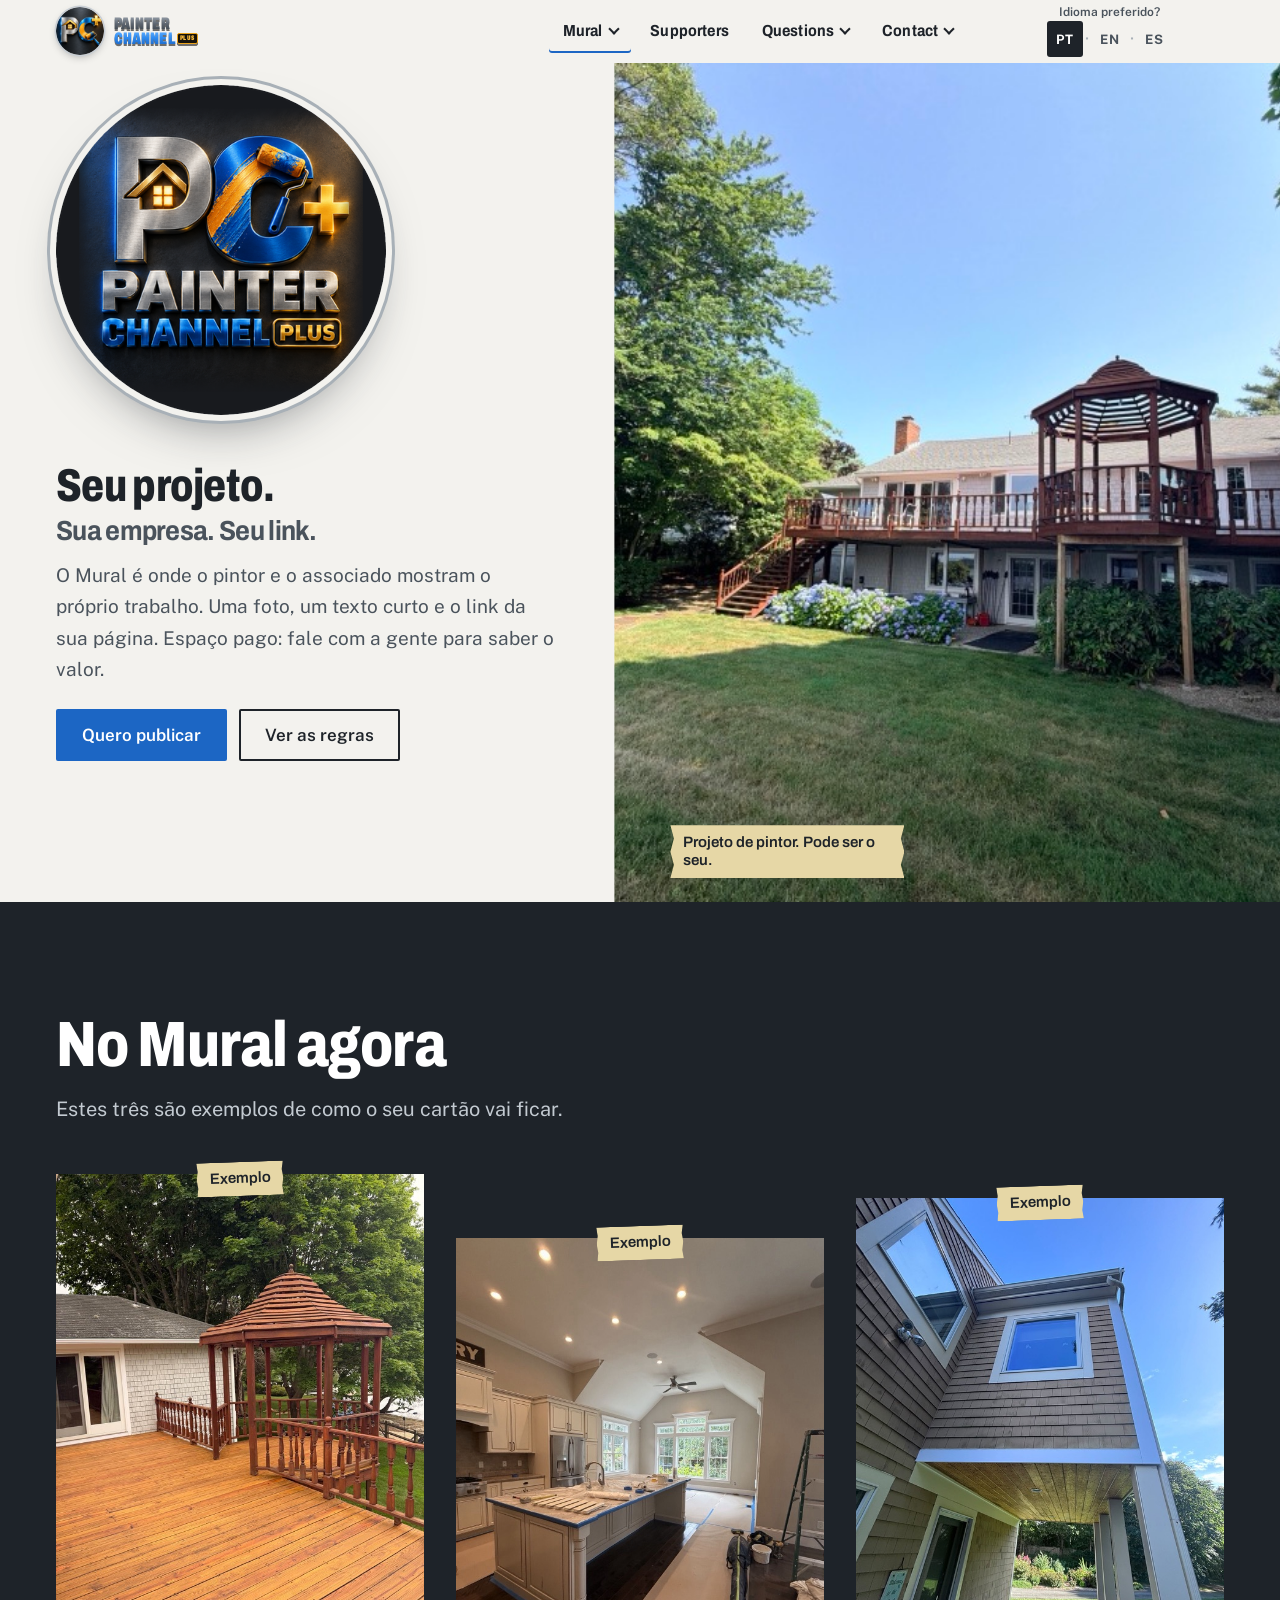
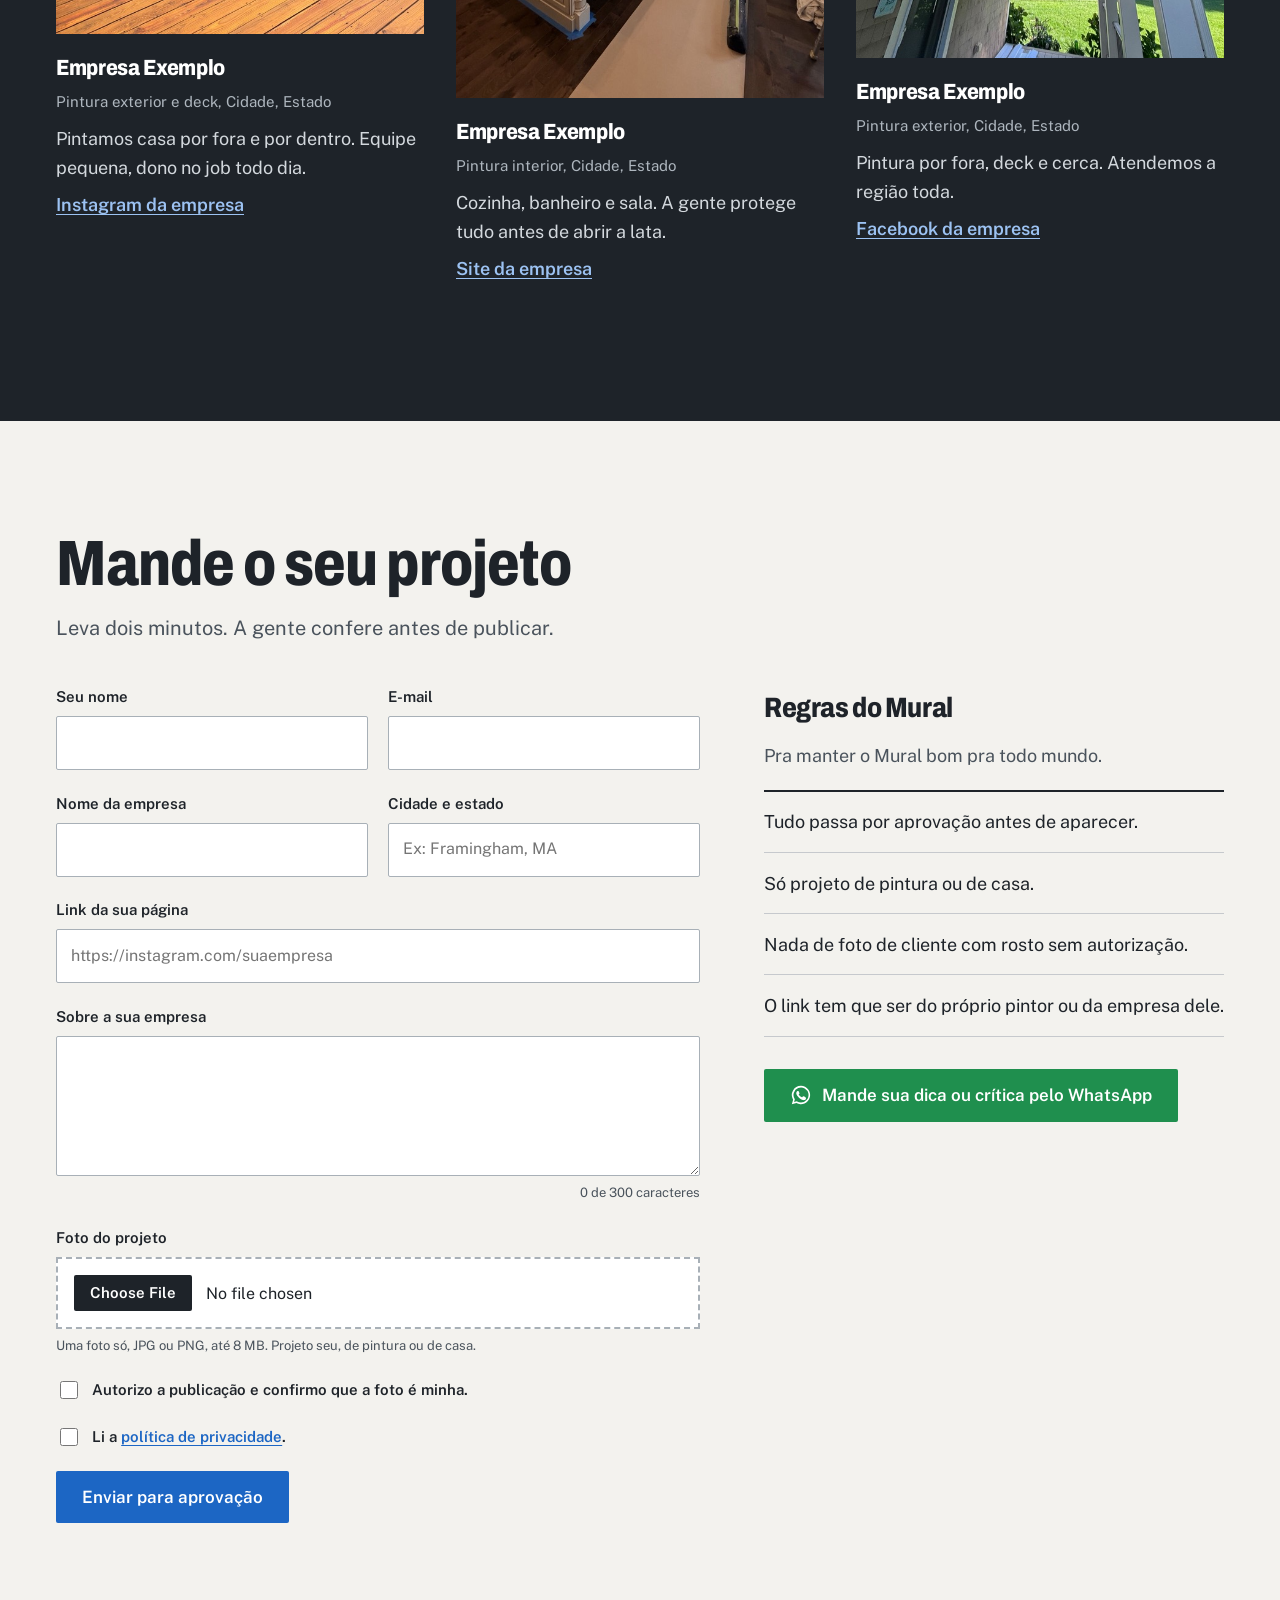
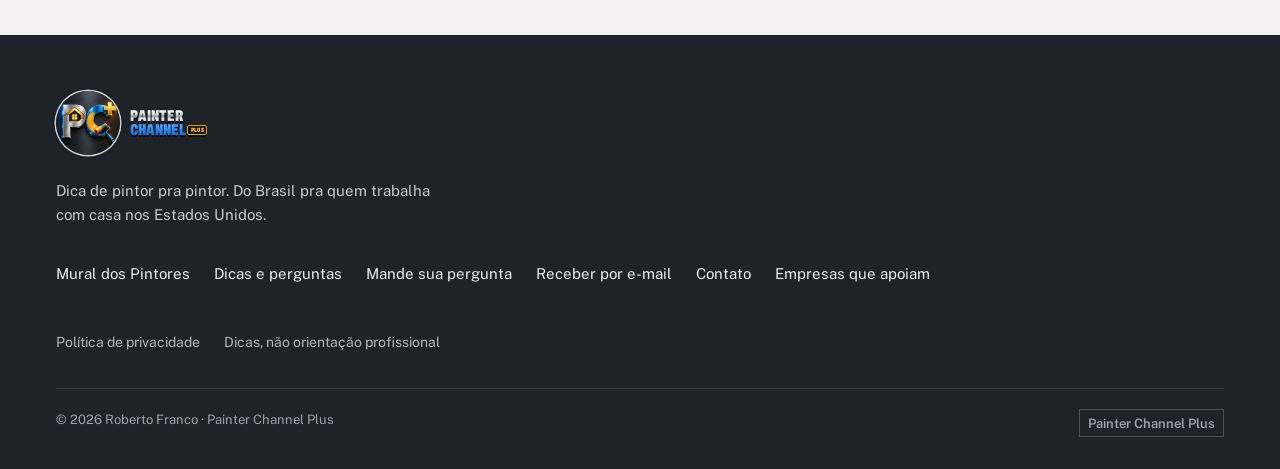
<file: mural.html>
<!doctype html>
<html lang="pt-BR">
<head>
<meta charset="utf-8">
<meta name="viewport" content="width=device-width, initial-scale=1">
<title>Painter Channel Plus · Mural dos Pintores</title>
<meta name="description" content="Mural dos Pintores: o pintor e o associado publicam uma foto do projeto, um texto curto da empresa e o link da página. Espaço pago, com aprovação.">
<link rel="canonical" href="https://painterchannel.com/mural.html">
<meta property="og:url" content="https://painterchannel.com/mural.html">
<meta name="theme-color" content="#F3F2EE">
<meta property="og:type" content="website">
<meta property="og:locale" content="pt_BR">
<meta property="og:site_name" content="Painter Channel Plus">
<meta property="og:title" content="Painter Channel Plus · Mural dos Pintores">
<meta property="og:description" content="Mural dos Pintores: o pintor e o associado publicam uma foto do projeto, um texto curto da empresa e o link da página. Espaço pago, com aprovação.">
<meta property="og:image" content="https://painterchannel.com/fotos/og-painter-channel-plus.jpg">
<meta property="og:image:width" content="1200">
<meta property="og:image:height" content="630">
<meta property="og:image:alt" content="Logo do Painter Channel Plus">
<meta name="twitter:card" content="summary_large_image">
<link rel="icon" href="assets/favicon-32.png" sizes="32x32">
<link rel="apple-touch-icon" href="assets/logo-apple-touch-180.png">
<link rel="preconnect" href="https://fonts.googleapis.com">
<link rel="preconnect" href="https://fonts.gstatic.com" crossorigin>
<link href="https://fonts.googleapis.com/css2?family=Archivo:wdth,wght@62..100,500..900&family=Public+Sans:wght@400..700&display=swap" rel="stylesheet">
<link rel="stylesheet" href="estilo.css">
</head>
<body data-i18n-pagina="mural" class="abre">
<a class="pular" href="#conteudo" data-i18n="t.pular-para-o-conteudo">Pular para o conteúdo</a>
<header class="nav"><div class="wrap">
  <a class="lockup pq" href="index.html" aria-label="Painter Channel Plus, página inicial"><img class="lk-sim lk-circ" src="fotos/logo-pc-circulo-128.png" srcset="fotos/logo-pc-circulo-128.png 1x, fotos/logo-pc-circulo-192.png 1.5x" alt="" width="128" height="128"><span class="lk-txt" aria-hidden="true"><span class="lk-1">Painter</span><span class="lk-2">Channel<span class="lk-plus">Plus</span></span></span></a>
  <nav class="menu" aria-label="Principal" data-i18n-attr="aria-label:attr.principal"><ul class="menu-simples"><li><a href="mural.html">Mural</a></li><li><a href="dicas.html">Questions</a></li><li><a href="contato.html">Contact</a></li></ul></nav>
</div></header>
<main id="conteudo">
<section class="topo topo-mural" aria-labelledby="t1">
  <div class="topo-placa"><img class="logo-novo logo-md" src="fotos/logo-painter-circulo-720.png" srcset="fotos/logo-painter-circulo-440.png 440w, fotos/logo-painter-circulo-720.png 720w" sizes="(min-width:900px) 360px, 72vw" width="720" height="720" alt="Painter Channel Plus" fetchpriority="high"></div>
  <div class="topo-titulo"><h1 id="t1"><span data-i18n="t.seu-projeto">Seu projeto.</span><span class="linha2" data-i18n="t.sua-empresa-seu-link">Sua empresa. Seu link.</span></h1></div>
  <figure class="topo-foto"><img src="fotos/casa-pintada-03-800.jpg" srcset="fotos/casa-pintada-03-800.jpg 800w, fotos/casa-pintada-03.jpg 1600w" sizes="(min-width:960px) 52vw, 100vw" width="800" height="600" alt="Fundos de casa com deck e gazebo, job terminado" fetchpriority="high" data-i18n-attr="alt:attr.fundos-de-casa-com-deck-e-2"><span class="fita" data-i18n="t.projeto-de-pintor-pode-ser-o">Projeto de pintor. Pode ser o seu.</span></figure>
  <div class="topo-resto">
    <p class="lede" data-i18n="t.o-mural-e-onde-o-pintor">O Mural é onde o pintor e o associado mostram o próprio trabalho. Uma foto, um texto curto e o link da sua página. Espaço pago: fale com a gente para saber o valor.</p>
    <div class="acoes"><a class="btn btn-azul" href="#enviar" data-i18n="t.quero-publicar">Quero publicar</a><a class="btn btn-linha" href="#regras" data-i18n="t.ver-as-regras">Ver as regras</a></div>
  </div>
</section>

<section class="secao mural" aria-labelledby="t-agora"><div class="wrap">
  <div class="secao-cab"><h2 id="t-agora" data-i18n="t.no-mural-agora">No Mural agora</h2><p class="medida" data-i18n="t.estes-tres-sao-exemplos-de-como">Estes três são exemplos de como o seu cartão vai ficar.</p></div>
  <ul class="presos"><li><figure><span class="fita" data-i18n="t.exemplo-2">Exemplo</span><img src="fotos/casa-pintada-04-deck-800.jpg" srcset="fotos/casa-pintada-04-deck-800.jpg 600w, fotos/casa-pintada-04-deck.jpg 1200w" sizes="(min-width:760px) 30vw, 100vw" width="600" height="800" alt="Foto de obra de exemplo: deck com gazebo e stain" loading="lazy" decoding="async" data-i18n-attr="alt:attr.foto-de-obra-de-exemplo-deck"></figure><h3 data-i18n="t.empresa-exemplo">Empresa Exemplo</h3><span class="onde" data-i18n="t.pintura-exterior-e-deck-cidade-estado">Pintura exterior e deck, Cidade, Estado</span><p data-i18n="t.pintamos-casa-por-fora-e-por">Pintamos casa por fora e por dentro. Equipe pequena, dono no job todo dia.</p><span class="lk-ex" data-i18n="t.instagram-da-empresa">Instagram da empresa</span></li><li><figure><span class="fita" data-i18n="t.exemplo-2">Exemplo</span><img src="fotos/projeto-01-cozinha-800.jpg" srcset="fotos/projeto-01-cozinha-800.jpg 600w, fotos/projeto-01-cozinha.jpg 1200w" sizes="(min-width:760px) 30vw, 100vw" width="600" height="800" alt="Foto de obra de exemplo: cozinha preparada pra pintura" loading="lazy" decoding="async" data-i18n-attr="alt:attr.foto-de-obra-de-exemplo-cozinha"></figure><h3 data-i18n="t.empresa-exemplo">Empresa Exemplo</h3><span class="onde" data-i18n="t.pintura-interior-cidade-estado">Pintura interior, Cidade, Estado</span><p data-i18n="t.cozinha-banheiro-e-sala-a-gente">Cozinha, banheiro e sala. A gente protege tudo antes de abrir a lata.</p><span class="lk-ex" data-i18n="t.site-da-empresa">Site da empresa</span></li><li><figure><span class="fita" data-i18n="t.exemplo-2">Exemplo</span><img src="fotos/casa-pintada-01-800.jpg" srcset="fotos/casa-pintada-01-800.jpg 600w, fotos/casa-pintada-01.jpg 1200w" sizes="(min-width:760px) 30vw, 100vw" width="600" height="800" alt="Foto de obra de exemplo: casa de shingle com trim branco" loading="lazy" decoding="async" data-i18n-attr="alt:attr.foto-de-obra-de-exemplo-casa"></figure><h3 data-i18n="t.empresa-exemplo">Empresa Exemplo</h3><span class="onde" data-i18n="t.pintura-exterior-cidade-estado">Pintura exterior, Cidade, Estado</span><p data-i18n="t.pintura-por-fora-deck-e-cerca">Pintura por fora, deck e cerca. Atendemos a região toda.</p><span class="lk-ex" data-i18n="t.facebook-da-empresa">Facebook da empresa</span></li></ul>
</div></section>

<section class="secao" id="enviar" aria-labelledby="t-env"><div class="wrap">
  <div class="secao-cab"><h2 id="t-env" data-i18n="t.mande-o-seu-projeto">Mande o seu projeto</h2><p class="medida" data-i18n="t.leva-dois-minutos-a-gente-confere">Leva dois minutos. A gente confere antes de publicar.</p></div>
  <div class="fale">
    <form class="valida" action="https://formsubmit.co/hyannishp@gmail.com" method="POST" enctype="multipart/form-data" novalidate aria-label="Envio para o Mural" data-i18n-attr="aria-label:attr.envio-para-o-mural">
      <input type="hidden" name="_subject" value="[Painter Channel Plus] Mural"><input type="hidden" name="_captcha" value="false"><input type="hidden" name="_template" value="table"><input type="hidden" name="_next" value="https://painterchannel.com/obrigado.html"><div class="pote" aria-hidden="true"><label><span data-i18n="t.nao-preencha-este-campo">Não preencha este campo</span><input type="text" name="_honey" tabindex="-1" autocomplete="off"></label></div>
      <div class="par">
        <div class="campo"><label for="m-nome" data-i18n="t.seu-nome">Seu nome</label><input id="m-nome" name="nome" type="text" autocomplete="name" required data-erro="Escreva o seu nome." data-i18n-attr="data-erro:attr.escreva-o-seu-nome"><span class="erro" aria-live="polite"></span></div>
        <div class="campo"><label for="m-email" data-i18n="t.e-mail">E-mail</label><input id="m-email" name="email" type="email" autocomplete="email" required data-erro="Escreva um e-mail válido, pra gente avisar quando publicar." data-i18n-attr="data-erro:attr.escreva-um-e-mail-valido-pra"><span class="erro" aria-live="polite"></span></div>
      </div>
      <input type="hidden" name="_replyto" class="replyto">
      <div class="par">
        <div class="campo"><label for="m-emp" data-i18n="t.nome-da-empresa">Nome da empresa</label><input id="m-emp" name="empresa" type="text" autocomplete="organization" required data-erro="Escreva o nome da empresa." data-i18n-attr="data-erro:attr.escreva-o-nome-da-empresa"><span class="erro" aria-live="polite"></span></div>
        <div class="campo"><label for="m-cid" data-i18n="t.cidade-e-estado">Cidade e estado</label><input id="m-cid" name="cidade_estado" type="text" placeholder="Ex: Framingham, MA" required data-erro="Escreva a cidade e o estado." data-i18n-attr="placeholder:attr.ex-framingham-ma;data-erro:attr.escreva-a-cidade-e-o-estado"><span class="erro" aria-live="polite"></span></div>
      </div>
      <div class="campo"><label for="m-link" data-i18n="t.link-da-sua-pagina">Link da sua página</label><input id="m-link" name="link" type="url" placeholder="https://instagram.com/suaempresa" required data-erro="Cole o link completo, começando com https://" data-i18n-attr="placeholder:attr.https-instagram-com-suaempresa;data-erro:attr.cole-o-link-completo-comecando-com"><span class="erro" aria-live="polite"></span></div>
      <div class="campo"><label for="m-txt" data-i18n="t.sobre-a-sua-empresa">Sobre a sua empresa</label><textarea id="m-txt" name="sobre_a_empresa" maxlength="300" required data-erro="Escreva um texto curto sobre a empresa." aria-describedby="m-txt-cont" data-i18n-attr="data-erro:attr.escreva-um-texto-curto-sobre-a"></textarea><small id="m-txt-cont" class="contador" aria-live="polite" data-i18n="t.0-de-300-caracteres">0 de 300 caracteres</small><span class="erro" aria-live="polite"></span></div>
      <div class="campo"><label for="m-foto" data-i18n="t.foto-do-projeto">Foto do projeto</label><input id="m-foto" name="foto" type="file" accept="image/jpeg,image/png" required data-max="8388608" data-erro="Escolha uma foto JPG ou PNG de até 8 MB." data-i18n-attr="data-erro:attr.escolha-uma-foto-jpg-ou-png"><small data-i18n="t.uma-foto-so-jpg-ou-png">Uma foto só, JPG ou PNG, até 8 MB. Projeto seu, de pintura ou de casa.</small><span class="erro" aria-live="polite"></span></div>
      <div class="campo"><label class="aceite"><input type="checkbox" name="autorizacao" value="Autorizo a publicação e confirmo que a foto é minha" required data-erro="Marque a autorização pra gente poder publicar." data-i18n-attr="data-erro:attr.marque-a-autorizacao-pra-gente-poder"> <span data-i18n="t.autorizo-a-publicacao-e-confirmo-que">Autorizo a publicação e confirmo que a foto é minha.</span></label><span class="erro" aria-live="polite"></span></div>
      <div class="campo"><label class="aceite"><input type="checkbox" name="privacidade" value="Li a política de privacidade" required data-erro="Marque que leu a política de privacidade." data-i18n-attr="data-erro:attr.marque-que-leu-a-politica-de"> <span data-i18n="t.li-a-politica-de-privacidade">Li a <a href="privacidade.html" target="_blank">política de privacidade</a>.</span></label><span class="erro" aria-live="polite"></span></div>
      <button class="btn btn-azul" type="submit" data-i18n="t.enviar-para-aprovacao">Enviar para aprovação</button>
    </form>
    <div class="lado" id="regras">
      <h3 data-i18n="t.regras-do-mural">Regras do Mural</h3>
      <p data-i18n="t.pra-manter-o-mural-bom-pra">Pra manter o Mural bom pra todo mundo.</p>
      <ul class="regras">
        <li data-i18n="t.tudo-passa-por-aprovacao-antes-de">Tudo passa por aprovação antes de aparecer.</li>
        <li data-i18n="t.so-projeto-de-pintura-ou-de">Só projeto de pintura ou de casa.</li>
        <li data-i18n="t.nada-de-foto-de-cliente-com">Nada de foto de cliente com rosto sem autorização.</li>
        <li data-i18n="t.o-link-tem-que-ser-do">O link tem que ser do próprio pintor ou da empresa dele.</li>
      </ul>
      <div class="acoes"><a class="btn btn-wa" href="https://wa.me/15082801573?text=Ol%C3%A1%21%20Vim%20pelo%20Painter%20Channel%20Plus%20%28painterchannel.com%29.%20Meu%20nome%3A%20___%20.%20Minha%20sugest%C3%A3o%20ou%20cr%C3%ADtica%3A%20___" target="_blank" rel="noopener"><svg viewBox="0 0 24 24" aria-hidden="true" fill="currentColor"><path d="M12 2a10 10 0 0 0-8.6 15.1L2 22l5-1.3A10 10 0 1 0 12 2Zm0 18.2a8.2 8.2 0 0 1-4.2-1.2l-.3-.2-3 .8.8-2.9-.2-.3A8.2 8.2 0 1 1 12 20.2Zm4.5-6.1c-.2-.1-1.5-.7-1.7-.8s-.4-.1-.6.1-.7.8-.8 1-.3.2-.5.1a6.7 6.7 0 0 1-3.3-2.9c-.3-.4.3-.4.7-1.3.1-.2 0-.3 0-.4l-.8-1.8c-.2-.5-.4-.4-.6-.4h-.5a1 1 0 0 0-.7.3 3 3 0 0 0-.9 2.2 5.2 5.2 0 0 0 1.1 2.7 11.8 11.8 0 0 0 4.5 4c1.7.7 2.3.8 3.2.6.5-.1 1.5-.6 1.7-1.2s.2-1.1.1-1.2-.2-.2-.4-.3Z"/></svg><span data-i18n="t.mande-sua-dica-ou-critica-pelo">Mande sua dica ou crítica pelo WhatsApp</span></a></div>
    </div>
  </div>
</div></section>
</main>
<footer><div class="wrap">
  <a class="lockup pq" href="index.html" aria-label="Painter Channel Plus, página inicial"><img class="lk-sim lk-circ" src="fotos/logo-pc-circulo-128.png" srcset="fotos/logo-pc-circulo-128.png 1x, fotos/logo-pc-circulo-192.png 1.5x" alt="" width="128" height="128"><span class="lk-txt" aria-hidden="true"><span class="lk-1">Painter</span><span class="lk-2">Channel<span class="lk-plus">Plus</span></span></span></a>
  <p style="margin-top:1rem;max-width:44ch" data-i18n="t.dica-de-pintor-pra-pintor-do">Dica de pintor pra pintor. Do Brasil pra quem trabalha com casa nos Estados Unidos.</p>
  <nav aria-label="Rodapé" data-i18n-attr="aria-label:attr.rodape"><a href="mural.html" data-i18n="t.mural-dos-pintores">Mural dos Pintores</a><a href="dicas.html" data-i18n="t.dicas-e-perguntas">Dicas e perguntas</a><a href="dicas.html#pergunta" data-i18n="t.mande-sua-pergunta">Mande sua pergunta</a><a href="contato.html#receber" data-i18n="t.receber-por-e-mail">Receber por e-mail</a><a href="contato.html#fale" data-i18n="t.contato">Contato</a><a href="apoio.html" data-i18n="t.empresas-que-apoiam">Empresas que apoiam</a></nav>
  <nav class="legal" aria-label="Avisos" data-i18n-attr="aria-label:attr.avisos"><a href="privacidade.html" data-i18n="t.politica-de-privacidade-2">Política de privacidade</a><a href="aviso.html" data-i18n="t.dicas-nao-orientacao-profissional">Dicas, não orientação profissional</a></nav>
  <!-- REDES DO CANAL: YouTube e Instagram ainda não existem. Quando existirem, ligar em site.js (objeto REDES) ou colocar os links aqui. -->
  <div class="fim"><span>© 2026 Roberto Franco · Painter Channel Plus</span><span class="selo">Painter Channel Plus</span></div>
</div></footer>
<script src="site.js" defer></script>
</body>
</html>
</file>
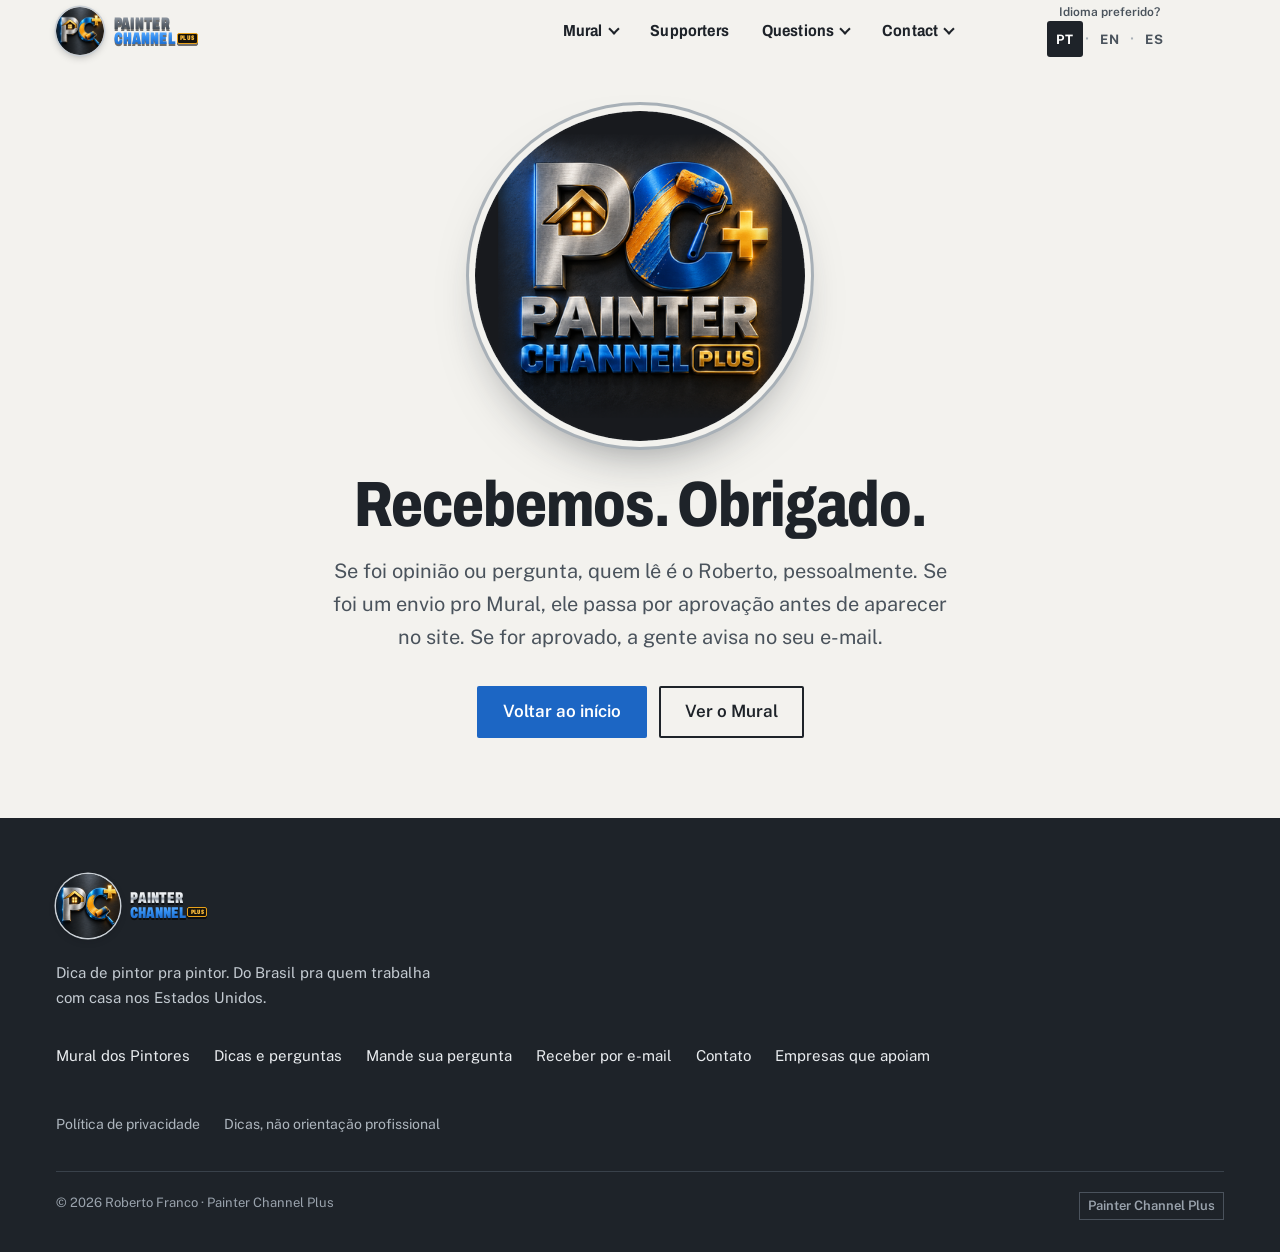
<file: obrigado.html>
<!doctype html>
<html lang="pt-BR">
<head>
<meta charset="utf-8">
<meta name="viewport" content="width=device-width, initial-scale=1">
<title>Painter Channel Plus · Recebemos. Obrigado.</title>
<meta name="description" content="Recebemos a sua mensagem no Painter Channel Plus.">
<meta name="robots" content="noindex">
<link rel="canonical" href="https://painterchannel.com/obrigado.html">
<meta property="og:url" content="https://painterchannel.com/obrigado.html">
<meta name="theme-color" content="#F3F2EE">
<meta property="og:type" content="website">
<meta property="og:locale" content="pt_BR">
<meta property="og:site_name" content="Painter Channel Plus">
<meta property="og:title" content="Painter Channel Plus · Recebemos. Obrigado.">
<meta property="og:description" content="Recebemos a sua mensagem no Painter Channel Plus.">
<meta property="og:image" content="https://painterchannel.com/fotos/og-painter-channel-plus.jpg">
<meta property="og:image:width" content="1200">
<meta property="og:image:height" content="630">
<meta property="og:image:alt" content="Logo do Painter Channel Plus">
<meta name="twitter:card" content="summary_large_image">
<link rel="icon" href="assets/favicon-32.png" sizes="32x32">
<link rel="apple-touch-icon" href="assets/logo-apple-touch-180.png">
<link rel="preconnect" href="https://fonts.googleapis.com">
<link rel="preconnect" href="https://fonts.gstatic.com" crossorigin>
<link href="https://fonts.googleapis.com/css2?family=Archivo:wdth,wght@62..100,500..900&family=Public+Sans:wght@400..700&display=swap" rel="stylesheet">
<link rel="stylesheet" href="estilo.css">
</head>
<body data-i18n-pagina="obrigado" class="abre">
<a class="pular" href="#conteudo" data-i18n="t.pular-para-o-conteudo">Pular para o conteúdo</a>
<header class="nav"><div class="wrap">
  <a class="lockup pq" href="index.html" aria-label="Painter Channel Plus, página inicial"><img class="lk-sim lk-circ" src="fotos/logo-pc-circulo-128.png" srcset="fotos/logo-pc-circulo-128.png 1x, fotos/logo-pc-circulo-192.png 1.5x" alt="" width="128" height="128"><span class="lk-txt" aria-hidden="true"><span class="lk-1">Painter</span><span class="lk-2">Channel<span class="lk-plus">Plus</span></span></span></a>
  <nav class="menu" aria-label="Principal" data-i18n-attr="aria-label:attr.principal"><ul class="menu-simples"><li><a href="mural.html">Mural</a></li><li><a href="dicas.html">Questions</a></li><li><a href="contato.html">Contact</a></li></ul></nav>
</div></header>
<main id="conteudo">
<section class="obrigado"><div class="wrap">
  <div class="topo-placa ob-placa"><img class="logo-novo logo-md" src="fotos/logo-painter-circulo-720.png" srcset="fotos/logo-painter-circulo-440.png 440w, fotos/logo-painter-circulo-720.png 720w" sizes="(min-width:900px) 360px, 72vw" width="720" height="720" alt="Painter Channel Plus" fetchpriority="high"></div>
  <h1 data-i18n="t.recebemos-obrigado">Recebemos. Obrigado.</h1>
  <p data-i18n="t.se-foi-opiniao-ou-pergunta-quem">Se foi opinião ou pergunta, quem lê é o Roberto, pessoalmente. Se foi um envio pro Mural, ele passa por aprovação antes de aparecer no site. Se for aprovado, a gente avisa no seu e-mail.</p>
  <div class="acoes"><a class="btn btn-azul" href="index.html" data-i18n="t.voltar-ao-inicio">Voltar ao início</a><a class="btn btn-linha" href="mural.html" data-i18n="t.ver-o-mural">Ver o Mural</a></div>
</div></section>
</main>
<footer><div class="wrap">
  <a class="lockup pq" href="index.html" aria-label="Painter Channel Plus, página inicial"><img class="lk-sim lk-circ" src="fotos/logo-pc-circulo-128.png" srcset="fotos/logo-pc-circulo-128.png 1x, fotos/logo-pc-circulo-192.png 1.5x" alt="" width="128" height="128"><span class="lk-txt" aria-hidden="true"><span class="lk-1">Painter</span><span class="lk-2">Channel<span class="lk-plus">Plus</span></span></span></a>
  <p style="margin-top:1rem;max-width:44ch" data-i18n="t.dica-de-pintor-pra-pintor-do">Dica de pintor pra pintor. Do Brasil pra quem trabalha com casa nos Estados Unidos.</p>
  <nav aria-label="Rodapé" data-i18n-attr="aria-label:attr.rodape"><a href="mural.html" data-i18n="t.mural-dos-pintores">Mural dos Pintores</a><a href="dicas.html" data-i18n="t.dicas-e-perguntas">Dicas e perguntas</a><a href="dicas.html#pergunta" data-i18n="t.mande-sua-pergunta">Mande sua pergunta</a><a href="contato.html#receber" data-i18n="t.receber-por-e-mail">Receber por e-mail</a><a href="contato.html#fale" data-i18n="t.contato">Contato</a><a href="apoio.html" data-i18n="t.empresas-que-apoiam">Empresas que apoiam</a></nav>
  <nav class="legal" aria-label="Avisos" data-i18n-attr="aria-label:attr.avisos"><a href="privacidade.html" data-i18n="t.politica-de-privacidade-2">Política de privacidade</a><a href="aviso.html" data-i18n="t.dicas-nao-orientacao-profissional">Dicas, não orientação profissional</a></nav>
  <!-- REDES DO CANAL: YouTube e Instagram ainda não existem. Quando existirem, ligar em site.js (objeto REDES) ou colocar os links aqui. -->
  <div class="fim"><span>© 2026 Roberto Franco · Painter Channel Plus</span><span class="selo">Painter Channel Plus</span></div>
</div></footer>
<script src="site.js" defer></script>
</body>
</html>
</file>
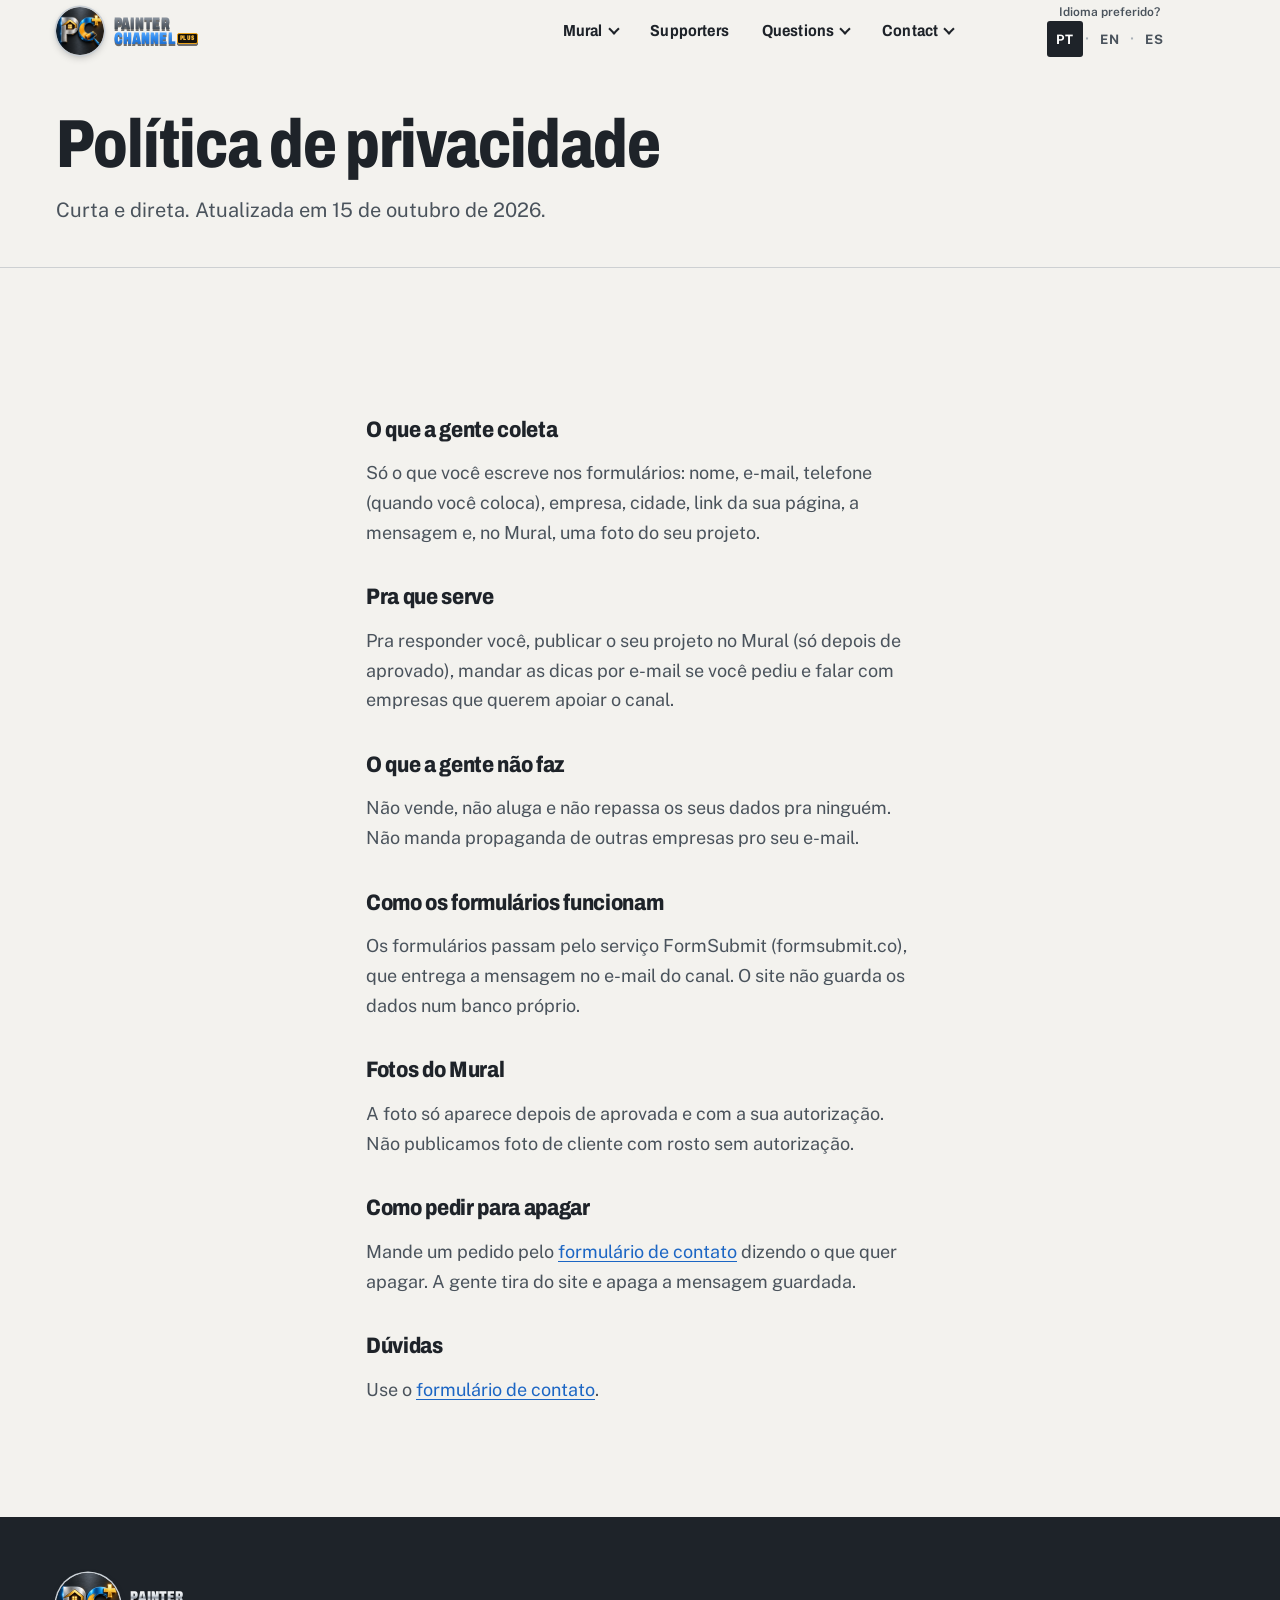
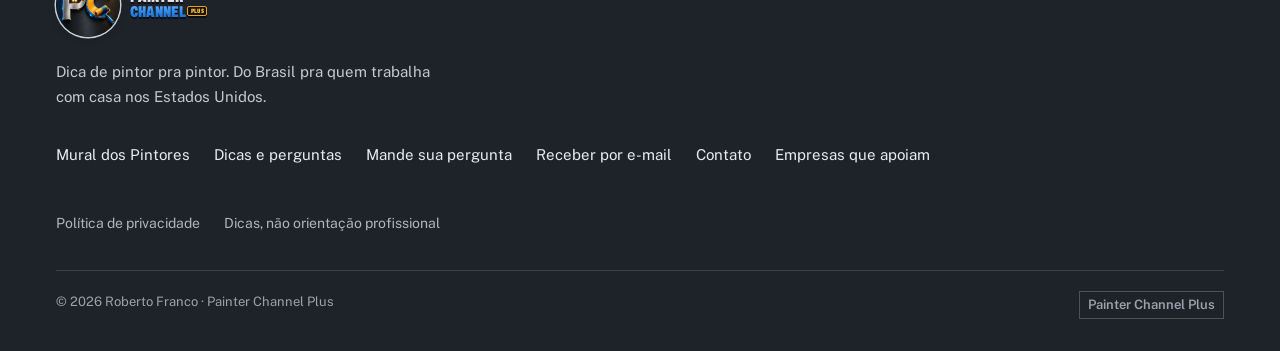
<file: privacidade.html>
<!doctype html>
<html lang="pt-BR">
<head>
<meta charset="utf-8">
<meta name="viewport" content="width=device-width, initial-scale=1">
<title>Painter Channel Plus · Política de privacidade</title>
<meta name="description" content="O que o Painter Channel Plus coleta nos formulários, pra que usa e como pedir para apagar.">
<link rel="canonical" href="https://painterchannel.com/privacidade.html">
<meta property="og:url" content="https://painterchannel.com/privacidade.html">
<meta name="theme-color" content="#F3F2EE">
<meta property="og:type" content="website">
<meta property="og:locale" content="pt_BR">
<meta property="og:site_name" content="Painter Channel Plus">
<meta property="og:title" content="Painter Channel Plus · Política de privacidade">
<meta property="og:description" content="O que o Painter Channel Plus coleta nos formulários, pra que usa e como pedir para apagar.">
<meta property="og:image" content="https://painterchannel.com/fotos/og-painter-channel-plus.jpg">
<meta property="og:image:width" content="1200">
<meta property="og:image:height" content="630">
<meta property="og:image:alt" content="Logo do Painter Channel Plus">
<meta name="twitter:card" content="summary_large_image">
<link rel="icon" href="assets/favicon-32.png" sizes="32x32">
<link rel="apple-touch-icon" href="assets/logo-apple-touch-180.png">
<link rel="preconnect" href="https://fonts.googleapis.com">
<link rel="preconnect" href="https://fonts.gstatic.com" crossorigin>
<link href="https://fonts.googleapis.com/css2?family=Archivo:wdth,wght@62..100,500..900&family=Public+Sans:wght@400..700&display=swap" rel="stylesheet">
<link rel="stylesheet" href="estilo.css">
</head>
<body data-i18n-pagina="privacidade" class="abre">
<a class="pular" href="#conteudo" data-i18n="t.pular-para-o-conteudo">Pular para o conteúdo</a>
<header class="nav"><div class="wrap">
  <a class="lockup pq" href="index.html" aria-label="Painter Channel Plus, página inicial"><img class="lk-sim lk-circ" src="fotos/logo-pc-circulo-128.png" srcset="fotos/logo-pc-circulo-128.png 1x, fotos/logo-pc-circulo-192.png 1.5x" alt="" width="128" height="128"><span class="lk-txt" aria-hidden="true"><span class="lk-1">Painter</span><span class="lk-2">Channel<span class="lk-plus">Plus</span></span></span></a>
  <nav class="menu" aria-label="Principal" data-i18n-attr="aria-label:attr.principal"><ul class="menu-simples"><li><a href="mural.html">Mural</a></li><li><a href="dicas.html">Questions</a></li><li><a href="contato.html">Contact</a></li></ul></nav>
</div></header>
<main id="conteudo"><section class="cab-pagina" aria-labelledby="t1"><div class="wrap"><h1 id="t1" data-i18n="t.politica-de-privacidade-2">Política de privacidade</h1><p class="medida" data-i18n="t.curta-e-direta-atualizada-em-15">Curta e direta. Atualizada em 15 de outubro de 2026.</p></div></section>
<section class="secao texto-legal"><div class="wrap medida">
<h2 data-i18n="t.o-que-a-gente-coleta">O que a gente coleta</h2><p data-i18n="t.so-o-que-voce-escreve-nos">Só o que você escreve nos formulários: nome, e-mail, telefone (quando você coloca), empresa, cidade, link da sua página, a mensagem e, no Mural, uma foto do seu projeto.</p>
<h2 data-i18n="t.pra-que-serve">Pra que serve</h2><p data-i18n="t.pra-responder-voce-publicar-o-seu">Pra responder você, publicar o seu projeto no Mural (só depois de aprovado), mandar as dicas por e-mail se você pediu e falar com empresas que querem apoiar o canal.</p>
<h2 data-i18n="t.o-que-a-gente-nao-faz">O que a gente não faz</h2><p data-i18n="t.nao-vende-nao-aluga-e-nao">Não vende, não aluga e não repassa os seus dados pra ninguém. Não manda propaganda de outras empresas pro seu e-mail.</p>
<h2 data-i18n="t.como-os-formularios-funcionam">Como os formulários funcionam</h2><p data-i18n="t.os-formularios-passam-pelo-servico-formsubmit">Os formulários passam pelo serviço FormSubmit (formsubmit.co), que entrega a mensagem no e-mail do canal. O site não guarda os dados num banco próprio.</p>
<h2 data-i18n="t.fotos-do-mural">Fotos do Mural</h2><p data-i18n="t.a-foto-so-aparece-depois-de">A foto só aparece depois de aprovada e com a sua autorização. Não publicamos foto de cliente com rosto sem autorização.</p>
<h2 data-i18n="t.como-pedir-para-apagar">Como pedir para apagar</h2><p data-i18n="t.mande-um-pedido-pelo-formulario-de">Mande um pedido pelo <a href="contato.html#fale">formulário de contato</a> dizendo o que quer apagar. A gente tira do site e apaga a mensagem guardada.</p>
<h2 data-i18n="t.duvidas">Dúvidas</h2><p data-i18n="t.use-o-formulario-de-contato">Use o <a href="contato.html#fale">formulário de contato</a>.</p>
</div></section></main>
<footer><div class="wrap">
  <a class="lockup pq" href="index.html" aria-label="Painter Channel Plus, página inicial"><img class="lk-sim lk-circ" src="fotos/logo-pc-circulo-128.png" srcset="fotos/logo-pc-circulo-128.png 1x, fotos/logo-pc-circulo-192.png 1.5x" alt="" width="128" height="128"><span class="lk-txt" aria-hidden="true"><span class="lk-1">Painter</span><span class="lk-2">Channel<span class="lk-plus">Plus</span></span></span></a>
  <p style="margin-top:1rem;max-width:44ch" data-i18n="t.dica-de-pintor-pra-pintor-do">Dica de pintor pra pintor. Do Brasil pra quem trabalha com casa nos Estados Unidos.</p>
  <nav aria-label="Rodapé" data-i18n-attr="aria-label:attr.rodape"><a href="mural.html" data-i18n="t.mural-dos-pintores">Mural dos Pintores</a><a href="dicas.html" data-i18n="t.dicas-e-perguntas">Dicas e perguntas</a><a href="dicas.html#pergunta" data-i18n="t.mande-sua-pergunta">Mande sua pergunta</a><a href="contato.html#receber" data-i18n="t.receber-por-e-mail">Receber por e-mail</a><a href="contato.html#fale" data-i18n="t.contato">Contato</a><a href="apoio.html" data-i18n="t.empresas-que-apoiam">Empresas que apoiam</a></nav>
  <nav class="legal" aria-label="Avisos" data-i18n-attr="aria-label:attr.avisos"><a href="privacidade.html" data-i18n="t.politica-de-privacidade-2">Política de privacidade</a><a href="aviso.html" data-i18n="t.dicas-nao-orientacao-profissional">Dicas, não orientação profissional</a></nav>
  <!-- REDES DO CANAL: YouTube e Instagram ainda não existem. Quando existirem, ligar em site.js (objeto REDES) ou colocar os links aqui. -->
  <div class="fim"><span>© 2026 Roberto Franco · Painter Channel Plus</span><span class="selo">Painter Channel Plus</span></div>
</div></footer>
<script src="site.js" defer></script>
</body>
</html>
</file>
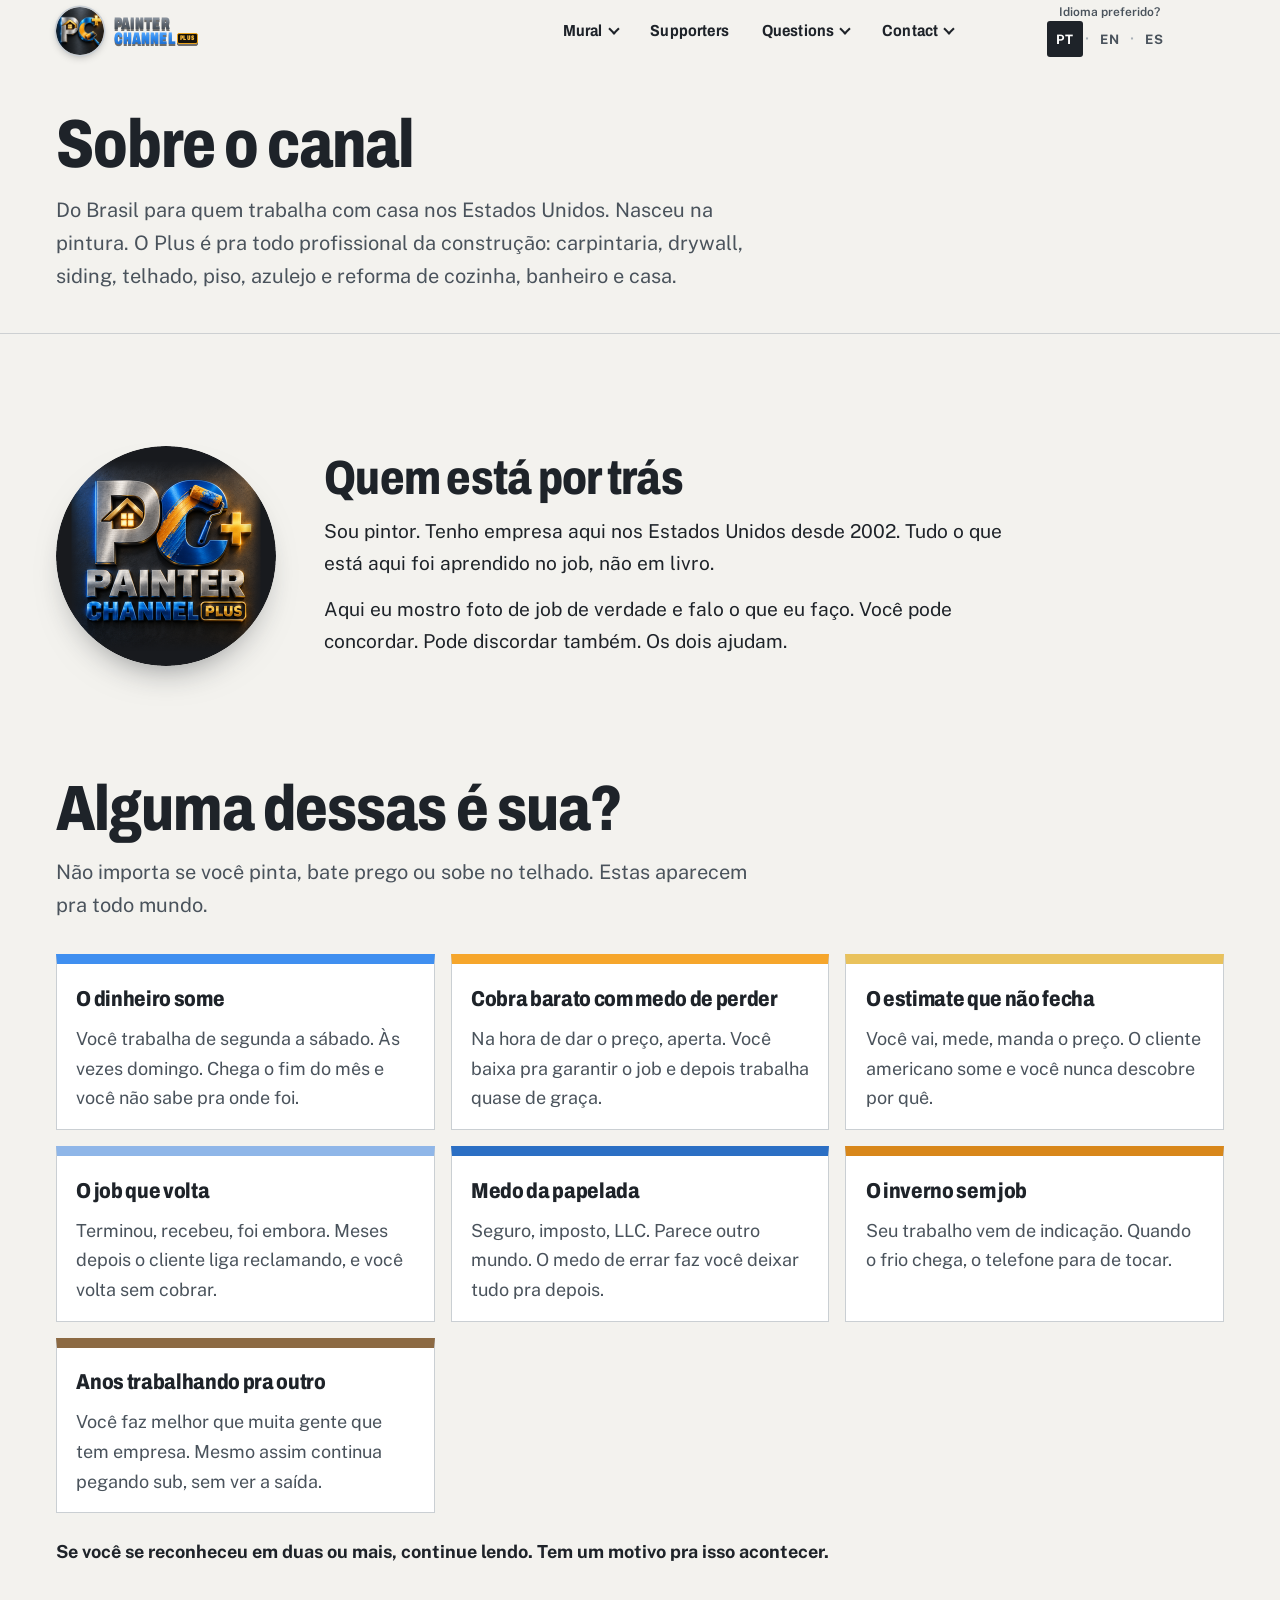
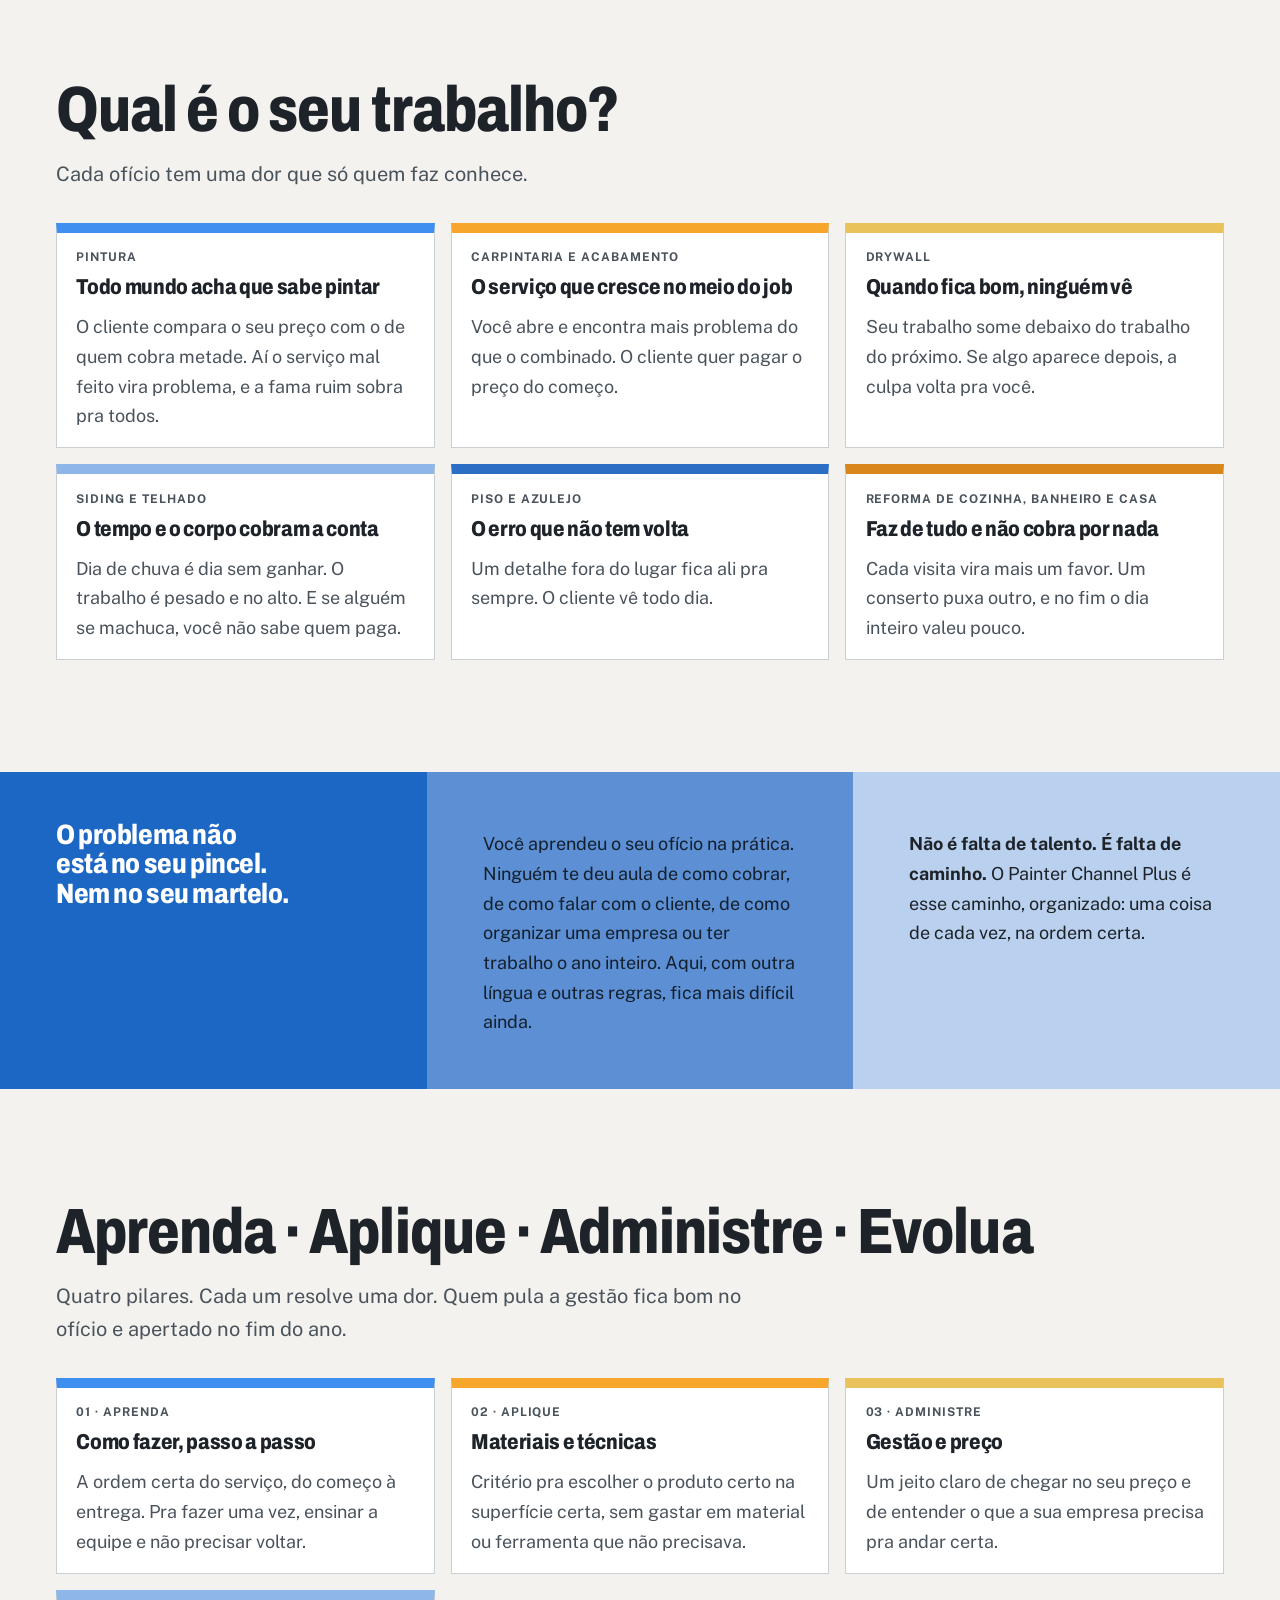
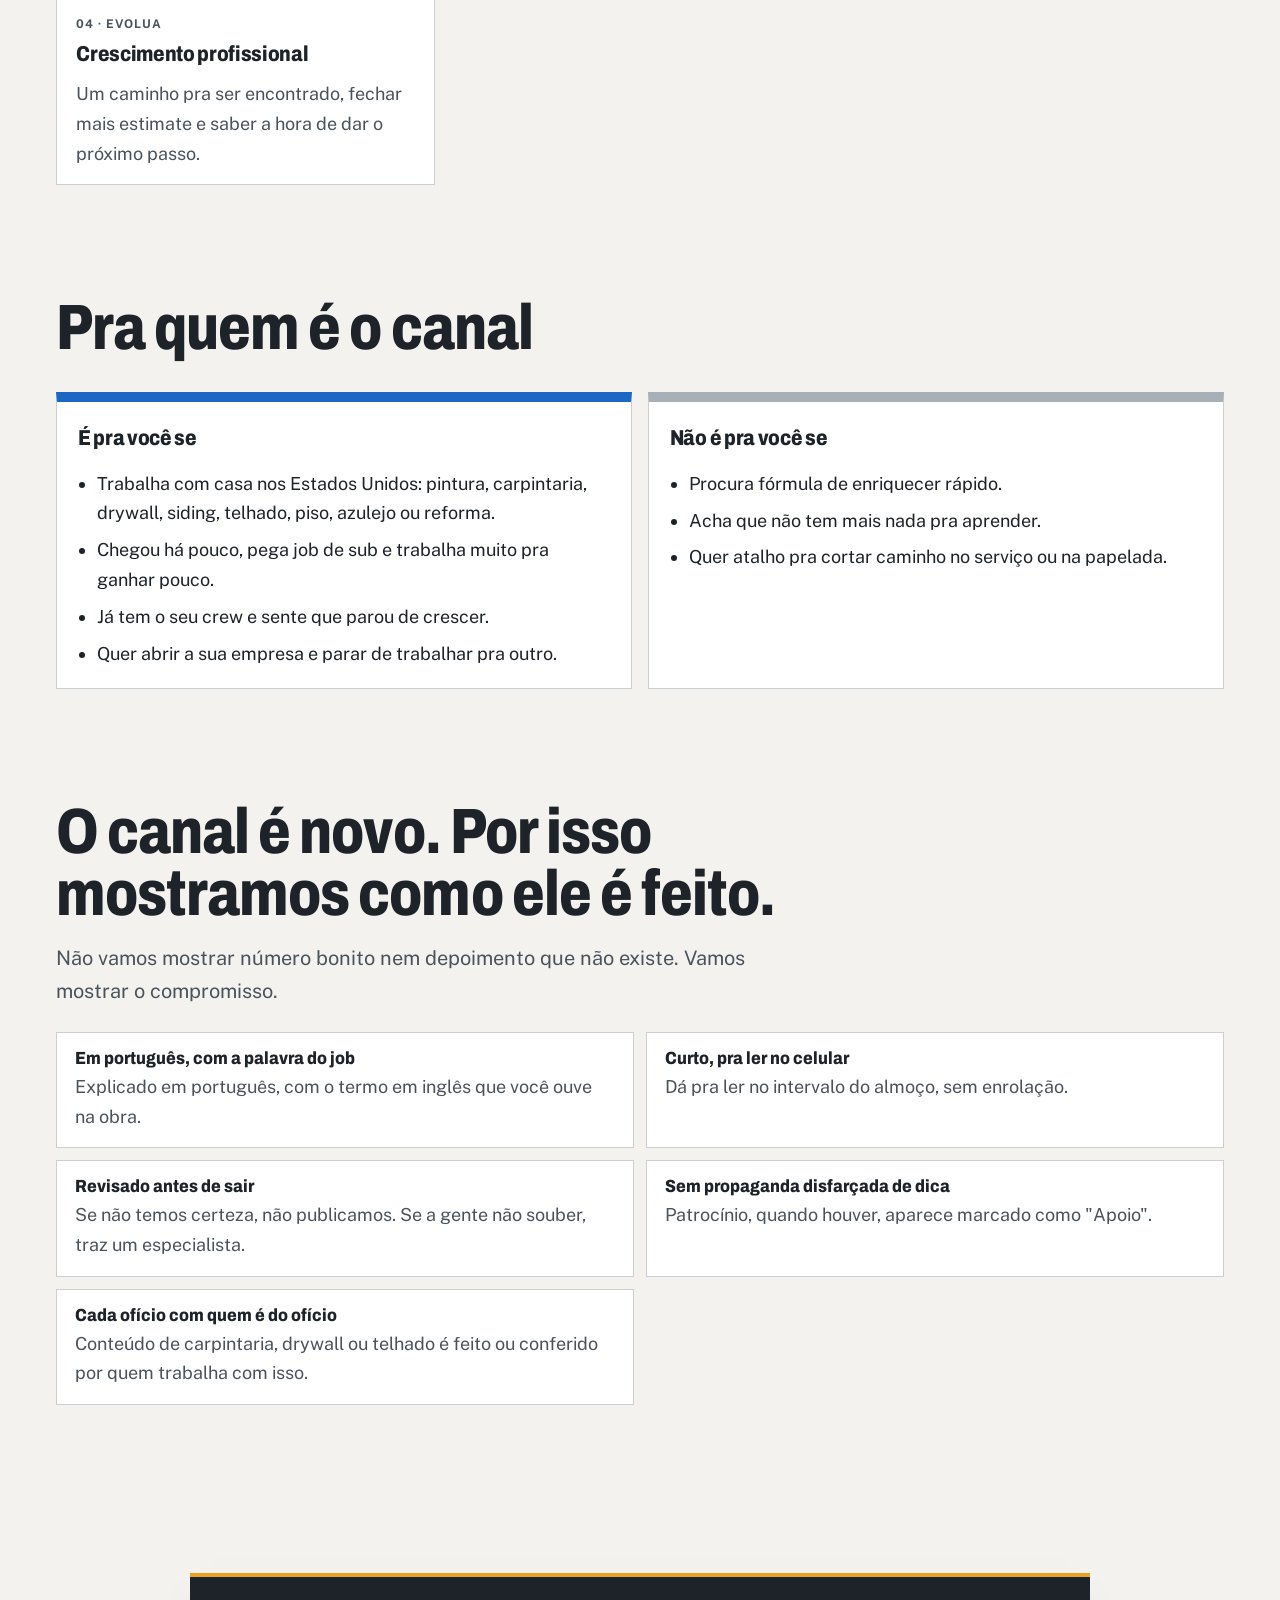
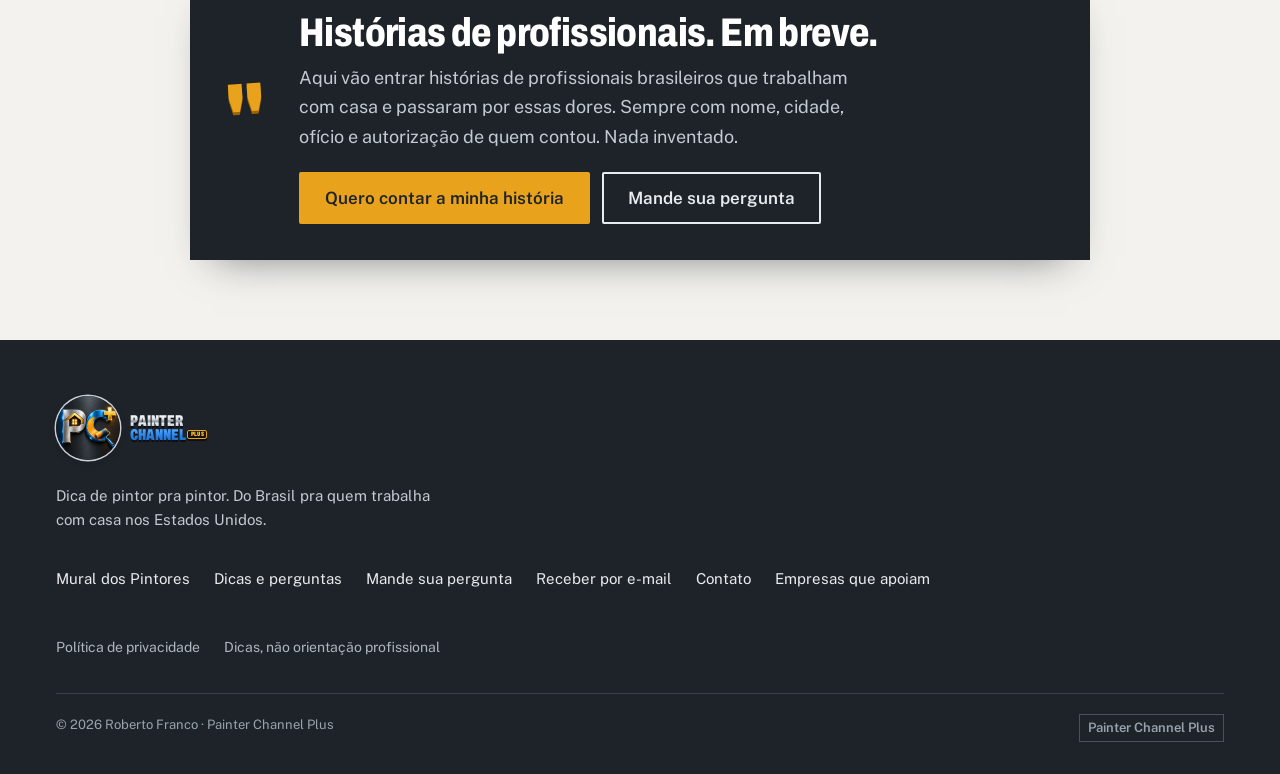
<file: sobre.html>
<!doctype html>
<html lang="pt-BR">
<head>
<meta charset="utf-8">
<meta name="viewport" content="width=device-width, initial-scale=1">
<title>Painter Channel Plus · Sobre o canal</title>
<meta name="description" content="Sobre o Painter Channel Plus: canal de dicas para pintores e contractors brasileiros nos Estados Unidos. Quem está por trás, as dores, os ofícios e os 4 pilares.">
<link rel="canonical" href="https://painterchannel.com/sobre.html">
<meta property="og:url" content="https://painterchannel.com/sobre.html">
<meta name="theme-color" content="#F3F2EE">
<meta property="og:type" content="website">
<meta property="og:locale" content="pt_BR">
<meta property="og:site_name" content="Painter Channel Plus">
<meta property="og:title" content="Painter Channel Plus · Sobre o canal">
<meta property="og:description" content="Sobre o Painter Channel Plus: canal de dicas para pintores e contractors brasileiros nos Estados Unidos. Quem está por trás, as dores, os ofícios e os 4 pilares.">
<meta property="og:image" content="https://painterchannel.com/fotos/og-painter-channel-plus.jpg">
<meta property="og:image:width" content="1200">
<meta property="og:image:height" content="630">
<meta property="og:image:alt" content="Logo do Painter Channel Plus">
<meta name="twitter:card" content="summary_large_image">
<link rel="icon" href="assets/favicon-32.png" sizes="32x32">
<link rel="apple-touch-icon" href="assets/logo-apple-touch-180.png">
<link rel="preconnect" href="https://fonts.googleapis.com">
<link rel="preconnect" href="https://fonts.gstatic.com" crossorigin>
<link href="https://fonts.googleapis.com/css2?family=Archivo:wdth,wght@62..100,500..900&family=Public+Sans:wght@400..700&display=swap" rel="stylesheet">
<link rel="stylesheet" href="estilo.css">
</head>
<body data-i18n-pagina="sobre" class="abre">
<a class="pular" href="#conteudo" data-i18n="t.pular-para-o-conteudo">Pular para o conteúdo</a>
<header class="nav"><div class="wrap">
  <a class="lockup pq" href="index.html" aria-label="Painter Channel Plus, página inicial"><img class="lk-sim lk-circ" src="fotos/logo-pc-circulo-128.png" srcset="fotos/logo-pc-circulo-128.png 1x, fotos/logo-pc-circulo-192.png 1.5x" alt="" width="128" height="128"><span class="lk-txt" aria-hidden="true"><span class="lk-1">Painter</span><span class="lk-2">Channel<span class="lk-plus">Plus</span></span></span></a>
  <nav class="menu" aria-label="Principal" data-i18n-attr="aria-label:attr.principal"><ul class="menu-simples"><li><a href="mural.html">Mural</a></li><li><a href="dicas.html">Questions</a></li><li><a href="contato.html">Contact</a></li></ul></nav>
</div></header>
<main id="conteudo"><section class="cab-pagina" aria-labelledby="t1"><div class="wrap">
<h1 id="t1" data-i18n="s.titulo">Sobre o canal</h1>
<p class="medida" data-i18n="s.intro">Do Brasil para quem trabalha com casa nos Estados Unidos. Nasceu na pintura. O Plus é pra todo profissional da construção: carpintaria, drywall, siding, telhado, piso, azulejo e reforma de cozinha, banheiro e casa.</p>
</div></section>
<section class="secao sobre-quem" id="quem" aria-labelledby="t-quem"><div class="wrap"><div class="quem-grade">
<div class="quem-logo"><img src="fotos/logo-painter-circulo-440.png" width="440" height="440" alt="" loading="lazy" decoding="async"></div><div>
<h2 id="t-quem" data-i18n="s.quem-tit">Quem está por trás</h2>
<p data-i18n="s.quem-1">Sou pintor. Tenho empresa aqui nos Estados Unidos desde 2002. Tudo o que está aqui foi aprendido no job, não em livro.</p>
<p data-i18n="s.quem-2">Aqui eu mostro foto de job de verdade e falo o que eu faço. Você pode concordar. Pode discordar também. Os dois ajudam.</p>
</div></div></div></section>
<section class="secao" id="dores" aria-labelledby="t-dores" style="padding-top:0"><div class="wrap"><div class="secao-cab">
<h2 id="t-dores" data-i18n="s.dores-tit">Alguma dessas é sua?</h2>
<p class="medida" data-i18n="s.dores-sub">Não importa se você pinta, bate prego ou sobe no telhado. Estas aparecem pra todo mundo.</p>
</div><ul class="temas">
<li style="--c:#3f8ff0"><h3 data-i18n="s.d1">O dinheiro some</h3><p data-i18n="s.d1-t">Você trabalha de segunda a sábado. Às vezes domingo. Chega o fim do mês e você não sabe pra onde foi.</p></li>
<li style="--c:#f6a62b"><h3 data-i18n="s.d2">Cobra barato com medo de perder</h3><p data-i18n="s.d2-t">Na hora de dar o preço, aperta. Você baixa pra garantir o job e depois trabalha quase de graça.</p></li>
<li style="--c:#e9c25c"><h3 data-i18n="s.d3">O estimate que não fecha</h3><p data-i18n="s.d3-t">Você vai, mede, manda o preço. O cliente americano some e você nunca descobre por quê.</p></li>
<li style="--c:#8fb6e8"><h3 data-i18n="s.d4">O job que volta</h3><p data-i18n="s.d4-t">Terminou, recebeu, foi embora. Meses depois o cliente liga reclamando, e você volta sem cobrar.</p></li>
<li style="--c:#2b6fc4"><h3 data-i18n="s.d5">Medo da papelada</h3><p data-i18n="s.d5-t">Seguro, imposto, LLC. Parece outro mundo. O medo de errar faz você deixar tudo pra depois.</p></li>
<li style="--c:#d8871a"><h3 data-i18n="s.d6">O inverno sem job</h3><p data-i18n="s.d6-t">Seu trabalho vem de indicação. Quando o frio chega, o telefone para de tocar.</p></li>
<li style="--c:#8C6A43"><h3 data-i18n="s.d7">Anos trabalhando pra outro</h3><p data-i18n="s.d7-t">Você faz melhor que muita gente que tem empresa. Mesmo assim continua pegando sub, sem ver a saída.</p></li>
</ul><p class="sobre-nota" data-i18n="s.dores-fim">Se você se reconheceu em duas ou mais, continue lendo. Tem um motivo pra isso acontecer.</p></div></section>
<section class="secao" id="oficios" aria-labelledby="t-of" style="padding-top:0"><div class="wrap"><div class="secao-cab">
<h2 id="t-of" data-i18n="s.of-tit">Qual é o seu trabalho?</h2>
<p class="medida" data-i18n="s.of-sub">Cada ofício tem uma dor que só quem faz conhece.</p>
</div><ul class="temas oficios">
<li style="--c:#3f8ff0"><span class="of-rot" data-i18n="s.o1">Pintura</span><h3 data-i18n="s.o1-h">Todo mundo acha que sabe pintar</h3><p data-i18n="s.o1-t">O cliente compara o seu preço com o de quem cobra metade. Aí o serviço mal feito vira problema, e a fama ruim sobra pra todos.</p></li>
<li style="--c:#f6a62b"><span class="of-rot" data-i18n="s.o2">Carpintaria e acabamento</span><h3 data-i18n="s.o2-h">O serviço que cresce no meio do job</h3><p data-i18n="s.o2-t">Você abre e encontra mais problema do que o combinado. O cliente quer pagar o preço do começo.</p></li>
<li style="--c:#e9c25c"><span class="of-rot" data-i18n="s.o3">Drywall</span><h3 data-i18n="s.o3-h">Quando fica bom, ninguém vê</h3><p data-i18n="s.o3-t">Seu trabalho some debaixo do trabalho do próximo. Se algo aparece depois, a culpa volta pra você.</p></li>
<li style="--c:#8fb6e8"><span class="of-rot" data-i18n="s.o4">Siding e telhado</span><h3 data-i18n="s.o4-h">O tempo e o corpo cobram a conta</h3><p data-i18n="s.o4-t">Dia de chuva é dia sem ganhar. O trabalho é pesado e no alto. E se alguém se machuca, você não sabe quem paga.</p></li>
<li style="--c:#2b6fc4"><span class="of-rot" data-i18n="s.o5">Piso e azulejo</span><h3 data-i18n="s.o5-h">O erro que não tem volta</h3><p data-i18n="s.o5-t">Um detalhe fora do lugar fica ali pra sempre. O cliente vê todo dia.</p></li>
<li style="--c:#d8871a"><span class="of-rot" data-i18n="s.o6">Reforma de cozinha, banheiro e casa</span><h3 data-i18n="s.o6-h">Faz de tudo e não cobra por nada</h3><p data-i18n="s.o6-t">Cada visita vira mais um favor. Um conserto puxa outro, e no fim o dia inteiro valeu pouco.</p></li>
</ul></div></section>
<section class="cartela sobre-caminho" aria-labelledby="t-cam"><div class="t1">
<h2 id="t-cam" data-i18n="s.cam-tit">O problema não está no seu pincel. Nem no seu martelo.</h2>
</div><div class="t2"><p data-i18n="s.cam-1">Você aprendeu o seu ofício na prática. Ninguém te deu aula de como cobrar, de como falar com o cliente, de como organizar uma empresa ou ter trabalho o ano inteiro. Aqui, com outra língua e outras regras, fica mais difícil ainda.</p></div><div class="t3"><p data-i18n="s.cam-2"><strong>Não é falta de talento. É falta de caminho.</strong> O Painter Channel Plus é esse caminho, organizado: uma coisa de cada vez, na ordem certa.</p></div></section>
<section class="secao" id="pilares" aria-labelledby="t-pil"><div class="wrap"><div class="secao-cab">
<h2 id="t-pil" data-i18n="s.pil-tit">Aprenda · Aplique · Administre · Evolua</h2>
<p class="medida" data-i18n="s.pil-sub">Quatro pilares. Cada um resolve uma dor. Quem pula a gestão fica bom no ofício e apertado no fim do ano.</p>
</div><ul class="temas pilares">
<li style="--c:#3f8ff0"><span class="of-rot" data-i18n="s.p1">01 · Aprenda</span><h3 data-i18n="s.p1-h">Como fazer, passo a passo</h3><p data-i18n="s.p1-t">A ordem certa do serviço, do começo à entrega. Pra fazer uma vez, ensinar a equipe e não precisar voltar.</p></li>
<li style="--c:#f6a62b"><span class="of-rot" data-i18n="s.p2">02 · Aplique</span><h3 data-i18n="s.p2-h">Materiais e técnicas</h3><p data-i18n="s.p2-t">Critério pra escolher o produto certo na superfície certa, sem gastar em material ou ferramenta que não precisava.</p></li>
<li style="--c:#e9c25c"><span class="of-rot" data-i18n="s.p3">03 · Administre</span><h3 data-i18n="s.p3-h">Gestão e preço</h3><p data-i18n="s.p3-t">Um jeito claro de chegar no seu preço e de entender o que a sua empresa precisa pra andar certa.</p></li>
<li style="--c:#8fb6e8"><span class="of-rot" data-i18n="s.p4">04 · Evolua</span><h3 data-i18n="s.p4-h">Crescimento profissional</h3><p data-i18n="s.p4-t">Um caminho pra ser encontrado, fechar mais estimate e saber a hora de dar o próximo passo.</p></li>
</ul></div></section>
<section class="secao" id="pra-quem" aria-labelledby="t-pq" style="padding-top:0"><div class="wrap"><div class="secao-cab">
<h2 id="t-pq" data-i18n="s.pq-tit">Pra quem é o canal</h2>
</div><div class="pq-grade"><div class="pqc sim"><h3 data-i18n="s.pq-sim">É pra você se</h3><ul>
<li data-i18n="s.ps1">Trabalha com casa nos Estados Unidos: pintura, carpintaria, drywall, siding, telhado, piso, azulejo ou reforma.</li>
<li data-i18n="s.ps2">Chegou há pouco, pega job de sub e trabalha muito pra ganhar pouco.</li>
<li data-i18n="s.ps3">Já tem o seu crew e sente que parou de crescer.</li>
<li data-i18n="s.ps4">Quer abrir a sua empresa e parar de trabalhar pra outro.</li>
</ul></div><div class="pqc nao"><h3 data-i18n="s.pq-nao">Não é pra você se</h3><ul>
<li data-i18n="s.pn1">Procura fórmula de enriquecer rápido.</li>
<li data-i18n="s.pn2">Acha que não tem mais nada pra aprender.</li>
<li data-i18n="s.pn3">Quer atalho pra cortar caminho no serviço ou na papelada.</li>
</ul></div></div></div></section>
<section class="secao" id="compromisso" aria-labelledby="t-comp" style="padding-top:0"><div class="wrap"><div class="secao-cab">
<h2 id="t-comp" data-i18n="s.comp-tit">O canal é novo. Por isso mostramos como ele é feito.</h2>
<p class="medida" data-i18n="s.comp-sub">Não vamos mostrar número bonito nem depoimento que não existe. Vamos mostrar o compromisso.</p>
</div><ul class="van">
<li><b data-i18n="s.c1">Em português, com a palavra do job</b><span data-i18n="s.c1-t">Explicado em português, com o termo em inglês que você ouve na obra.</span></li>
<li><b data-i18n="s.c2">Curto, pra ler no celular</b><span data-i18n="s.c2-t">Dá pra ler no intervalo do almoço, sem enrolação.</span></li>
<li><b data-i18n="s.c3">Revisado antes de sair</b><span data-i18n="s.c3-t">Se não temos certeza, não publicamos. Se a gente não souber, traz um especialista.</span></li>
<li><b data-i18n="s.c4">Sem propaganda disfarçada de dica</b><span data-i18n="s.c4-t">Patrocínio, quando houver, aparece marcado como "Apoio".</span></li>
<li><b data-i18n="s.c5">Cada ofício com quem é do ofício</b><span data-i18n="s.c5-t">Conteúdo de carpintaria, drywall ou telhado é feito ou conferido por quem trabalha com isso.</span></li>
</ul></div></section>
<section class="duvida-sec"><div class="wrap"><section class="duvida" aria-labelledby="t-hist"><div class="duvida-in"><span class="duvida-q" aria-hidden="true">"</span><div>
<h2 id="t-hist" data-i18n="s.hist-tit">Histórias de profissionais. Em breve.</h2>
<p data-i18n="s.hist-t">Aqui vão entrar histórias de profissionais brasileiros que trabalham com casa e passaram por essas dores. Sempre com nome, cidade, ofício e autorização de quem contou. Nada inventado.</p>
<div class="acoes"><a class="btn btn-ambar" href="contato.html#fale" data-i18n="s.hist-btn">Quero contar a minha história</a><a class="btn btn-linha" href="dicas.html#pergunta" data-i18n="t.mande-sua-pergunta">Mande sua pergunta</a></div>
</div></div></section></div></section></main>
<footer><div class="wrap">
  <a class="lockup pq" href="index.html" aria-label="Painter Channel Plus, página inicial"><img class="lk-sim lk-circ" src="fotos/logo-pc-circulo-128.png" srcset="fotos/logo-pc-circulo-128.png 1x, fotos/logo-pc-circulo-192.png 1.5x" alt="" width="128" height="128"><span class="lk-txt" aria-hidden="true"><span class="lk-1">Painter</span><span class="lk-2">Channel<span class="lk-plus">Plus</span></span></span></a>
  <p style="margin-top:1rem;max-width:44ch" data-i18n="t.dica-de-pintor-pra-pintor-do">Dica de pintor pra pintor. Do Brasil pra quem trabalha com casa nos Estados Unidos.</p>
  <nav aria-label="Rodapé" data-i18n-attr="aria-label:attr.rodape"><a href="mural.html" data-i18n="t.mural-dos-pintores">Mural dos Pintores</a><a href="dicas.html" data-i18n="t.dicas-e-perguntas">Dicas e perguntas</a><a href="dicas.html#pergunta" data-i18n="t.mande-sua-pergunta">Mande sua pergunta</a><a href="contato.html#receber" data-i18n="t.receber-por-e-mail">Receber por e-mail</a><a href="contato.html#fale" data-i18n="t.contato">Contato</a><a href="apoio.html" data-i18n="t.empresas-que-apoiam">Empresas que apoiam</a></nav>
  <nav class="legal" aria-label="Avisos" data-i18n-attr="aria-label:attr.avisos"><a href="privacidade.html" data-i18n="t.politica-de-privacidade-2">Política de privacidade</a><a href="aviso.html" data-i18n="t.dicas-nao-orientacao-profissional">Dicas, não orientação profissional</a></nav>
  <!-- REDES DO CANAL: YouTube e Instagram ainda não existem. Quando existirem, ligar em site.js (objeto REDES) ou colocar os links aqui. -->
  <div class="fim"><span>© 2026 Roberto Franco · Painter Channel Plus</span><span class="selo">Painter Channel Plus</span></div>
</div></footer>
<script src="site.js" defer></script>
</body>
</html>
</file>
<file: estilo.css>
/* Painter Channel Plus · estilo do site */
:root{
  --primer:#F3F2EE; --grafite:#1E2329; --azul:#1C66C4; --ambar:#E9A21B; --prata:#A8B0B7; --fita:#E6D7A6;
  --azul-2:#5C8FD3; --azul-3:#B9D0EE;
  --texto-2:#4A535C;
  --pad:16px;
  --t-13:.8125rem; --t-15:.9375rem; --t-base:1.0625rem; --t-22:1.375rem; --t-28:1.75rem; --t-36:2.25rem; --t-48:3rem;
}
@media(min-width:760px){:root{--pad:32px;--t-base:1.125rem}}
@media(min-width:1200px){:root{--pad:56px}}
*,*::before,*::after{box-sizing:border-box}
html{-webkit-text-size-adjust:100%;scroll-behavior:smooth;scroll-padding-top:72px}
body{margin:0;background:var(--primer);color:var(--grafite);font:400 var(--t-base)/1.65 "Public Sans",system-ui,sans-serif;overflow-x:hidden}
img{display:block;max-width:100%;height:auto}
a{color:var(--azul);text-underline-offset:3px}
h1,h2,h3{margin:0;font-family:Archivo,system-ui,sans-serif;font-weight:800;letter-spacing:-.015em}
p{margin:0}
:focus-visible{outline:3px solid var(--azul);outline-offset:3px}
.sr{position:absolute!important;width:1px;height:1px;overflow:hidden;clip:rect(0 0 0 0);white-space:nowrap}
.wrap{max-width:1320px;margin:0 auto;padding:0 var(--pad)}
.medida{max-width:60ch}


/* navegação fixa discreta */
.nav{position:sticky;top:0;z-index:50;background:rgba(243,242,238,.92);backdrop-filter:saturate(1.4) blur(10px);-webkit-backdrop-filter:saturate(1.4) blur(10px);
  border-bottom:1px solid rgba(168,176,183,.45);transition:transform .3s ease}
.nav .wrap{display:flex;align-items:center;justify-content:space-between;gap:1rem;min-height:60px}
.marca{display:flex;align-items:center;gap:.55rem;text-decoration:none;color:var(--grafite);flex:none}
.marca img{width:34px;height:34px;object-fit:cover;border-radius:50%}
.marca span{font:800 1.0625rem/1 Archivo,sans-serif;font-variation-settings:"wdth" 80;letter-spacing:-.01em}

/* botões */
.btn{display:inline-flex;align-items:center;justify-content:center;gap:.6rem;min-height:52px;padding:.85rem 1.5rem;border-radius:2px;
  font:600 1.0625rem/1.2 "Public Sans",sans-serif;text-decoration:none;border:2px solid transparent;cursor:pointer;transition:background-color .15s,color .15s,border-color .15s}
.btn-azul{background:var(--azul);color:#fff}
.btn-azul:hover{background:#1553A3}
.btn-linha{border-color:var(--grafite);color:var(--grafite);background:transparent}
.btn-linha:hover{background:var(--grafite);color:var(--primer)}
.btn-wa{background:#1F8F4E;color:#fff}
.btn-wa:hover{background:#18763F}
.btn-wa svg{width:22px;height:22px;flex:none}
.acoes{display:flex;flex-wrap:wrap;gap:.75rem;margin-top:2rem}
@media(max-width:519px){.acoes .btn{flex:1 1 100%}}

/* topo */
.topo{display:grid;grid-template-columns:1fr;background:var(--primer)}
.topo-foto{position:relative;margin:0;height:62svh;min-height:380px;overflow:hidden}
.topo-foto img{width:100%;height:100%;object-fit:cover}
.topo-texto{padding:2rem var(--pad) 3rem}
.topo h1{font-size:clamp(2.75rem,10.5vw,5.5rem);line-height:.94;font-variation-settings:"wdth" 78;max-width:11ch}
.topo h1 .linha2{display:block;font-weight:700;font-variation-settings:"wdth" 90;font-size:.56em;line-height:1.05;margin-top:.35em;color:var(--texto-2);max-width:18ch}
.topo .lede{margin-top:1.5rem;font-size:clamp(1.0625rem,1.6vw,1.25rem);color:var(--texto-2);max-width:44ch}
@media(min-width:960px){
  .topo{grid-template-columns:minmax(0,5fr) minmax(0,6fr);min-height:calc(100svh - 96px)}
  .topo-texto{order:-1;align-self:center;padding:4rem var(--pad) 4rem max(var(--pad),calc((100vw - 1320px)/2 + var(--pad)))}
  .topo-foto{height:auto;min-height:620px}
}

/* fita crepe: etiqueta com a dica sobre a foto */
.fita{position:absolute;z-index:2;background:var(--fita);color:var(--grafite);font:600 var(--t-15)/1.25 Archivo,sans-serif;font-variation-settings:"wdth" 100;
  padding:.45rem .8rem .5rem;box-shadow:0 1px 0 rgba(30,35,41,.12);transform:rotate(-1.5deg);
  clip-path:polygon(0 0,100% 0,98.5% 25%,100% 50%,98.5% 75%,100% 100%,0 100%,1.5% 75%,0 50%,1.5% 25%)}
.topo-foto .fita{left:var(--pad);bottom:1.5rem;max-width:min(80%,26ch)}

/* animação única de abertura */
@media (prefers-reduced-motion:no-preference){
  .abre .topo-foto img{animation:puxa-fita .95s cubic-bezier(.7,0,.2,1) both}
  .abre .topo-foto .fita{animation:sobe .5s .85s ease-out both}
  .abre .topo-texto > *{animation:sobe .6s ease-out both}
  .abre .topo-texto > :nth-child(1){animation-delay:.35s}
  .abre .topo-texto > :nth-child(2){animation-delay:.48s}
  .abre .topo-texto > :nth-child(3){animation-delay:.6s}
  @keyframes puxa-fita{from{clip-path:inset(0 100% 0 0)}to{clip-path:inset(0 0 0 0)}}
  @keyframes sobe{from{opacity:0;transform:translateY(14px)}to{opacity:1;transform:none}}
}
@media (prefers-reduced-motion:reduce){*{animation:none!important;transition:none!important;scroll-behavior:auto!important}}

/* cartela: três tons, uma frase em cada (não é sequência) */
.cartela{display:grid;grid-template-columns:1fr}
.cartela div{padding:2rem var(--pad) 2.25rem}
.cartela h2{font-size:var(--t-28);line-height:1.05;font-variation-settings:"wdth" 82}
.cartela p{margin-top:.6rem;max-width:36ch}
.cartela .t1{background:var(--azul);color:#fff}
.cartela .t2{background:var(--azul-2);color:var(--grafite)}
.cartela .t3{background:var(--azul-3);color:var(--grafite)}
.cartela .t2 p{color:#14202E}
@media(min-width:900px){.cartela{grid-template-columns:repeat(3,1fr)}.cartela div{padding:3rem var(--pad) 3.25rem}}

/* seções */
.secao{padding:4.5rem 0}
@media(min-width:900px){.secao{padding:7rem 0}}
.secao-cab h2{font-size:clamp(2.25rem,6vw,4rem);line-height:.98;font-variation-settings:"wdth" 80}
.secao-cab p{margin-top:1rem;color:var(--texto-2);font-size:clamp(1.0625rem,1.6vw,1.25rem)}

/* leque: lâminas de cor que levam à categoria */
.leque{display:flex;gap:10px;margin:2.5rem calc(var(--pad) * -1) 0;padding:0 var(--pad) .5rem;overflow-x:auto;scrollbar-width:none;list-style:none}
.leque::-webkit-scrollbar{display:none}
.leque a{flex:none;display:block;width:132px;text-decoration:none;color:var(--grafite);background:#fff;border:1px solid rgba(168,176,183,.6);padding:6px 6px 10px;transition:transform .2s}
.leque a:hover{transform:translateY(-4px)}
.leque i{display:block;height:64px;margin-bottom:.55rem}
.leque b{display:block;font:700 var(--t-15)/1.2 Archivo,sans-serif;font-variation-settings:"wdth" 90;padding:0 4px}
.leque small{display:block;font-size:var(--t-13);color:var(--texto-2);padding:0 4px}

/* galeria editorial */
.cat{margin-top:4.5rem}
.cat-cab{display:flex;align-items:baseline;gap:1rem;margin-bottom:1.25rem}
.cat-cab h3{font-size:clamp(1.75rem,3.6vw,2.5rem);line-height:1;font-variation-settings:"wdth" 82}
.cat-cab i{width:28px;height:28px;flex:none;align-self:center}
.edit{display:grid;grid-template-columns:1fr;gap:2rem 24px}
.edit figure{margin:0}
.edit .abrir{position:relative;display:block;width:100%;padding:0;border:0;background:#DAD8D2;cursor:zoom-in;overflow:hidden}
.edit .abrir img{width:100%;aspect-ratio:4/5;object-fit:cover;transition:transform .5s ease}
.edit .abrir:hover img{transform:scale(1.02)}
.edit .abrir .fita{left:12px;top:14px}
.edit figcaption{margin-top:.8rem;font-size:var(--t-base);color:var(--texto-2);max-width:42ch}
@media(min-width:760px){
  .edit{grid-template-columns:repeat(12,1fr)}
  .edit .g{grid-column:span 7;grid-row:span 2}
  .edit .g .abrir img{aspect-ratio:auto;height:100%;min-height:640px}
  .edit .g .abrir{height:calc(100% - 4.5rem)}
  .edit .p{grid-column:span 5}
  .edit .p .abrir img{aspect-ratio:3/2}
  .edit.dir .g{grid-column:6 / span 7;grid-row:1 / span 2}
  .edit.dir .p{grid-column:1 / span 5}
  .edit .m{grid-column:span 6}
  .edit .m .abrir img{aspect-ratio:4/3}
}
.falta{display:grid;place-items:center;text-align:center;aspect-ratio:3/2;border:2px dashed var(--prata);background:repeating-linear-gradient(135deg,rgba(168,176,183,.12) 0 10px,transparent 10px 20px);padding:1.5rem}
.falta b{font:700 var(--t-22)/1.1 Archivo,sans-serif;font-variation-settings:"wdth" 86}
.falta span{display:block;margin-top:.35rem;font-size:var(--t-15);color:var(--texto-2)}

/* antes e depois com alça deslizante */
.ad-lista{display:grid;grid-template-columns:1fr;gap:3rem;margin-top:2.5rem}
@media(min-width:900px){.ad-lista{grid-template-columns:1fr 1fr;gap:32px}}
.comp{position:relative;margin:0;overflow:hidden;background:#DAD8D2;aspect-ratio:3/4;--pos:50%}
.comp img{position:absolute;inset:0;width:100%;height:100%;object-fit:cover}
.comp .depois{clip-path:inset(0 0 0 var(--pos))}
.comp .linha{position:absolute;top:0;bottom:0;left:var(--pos);width:3px;margin-left:-1.5px;background:var(--ambar);pointer-events:none}
.comp .linha::after{content:"";position:absolute;top:50%;left:50%;width:44px;height:44px;margin:-22px 0 0 -22px;border-radius:50%;background:var(--ambar);
  box-shadow:0 2px 10px rgba(0,0,0,.25);
  background-image:linear-gradient(90deg,transparent 13px,var(--grafite) 13px 15px,transparent 15px 29px,var(--grafite) 29px 31px,transparent 31px)}
.comp .rot{position:absolute;top:14px;z-index:2;background:var(--fita);font:600 var(--t-15)/1 Archivo,sans-serif;padding:.4rem .65rem;pointer-events:none}
.comp .rot-a{left:14px}.comp .rot-d{right:14px}
.comp input{position:absolute;inset:0;width:100%;height:100%;margin:0;opacity:0;cursor:ew-resize;z-index:3}
.comp:has(input:focus-visible){outline:3px solid var(--azul);outline-offset:3px}
.ad-item figcaption,.ad-item p{margin-top:.9rem;color:var(--texto-2);max-width:48ch}
.ad-item h3{font-size:var(--t-28);font-variation-settings:"wdth" 84;margin-top:1.1rem}

/* Mural (faixa Grafite) */
.mural{background:var(--grafite);color:#E9ECEF}
.mural .secao-cab p{color:#C3CAD1}
.mural .secao-cab h2{color:#fff}
.presos{display:grid;grid-template-columns:1fr;gap:3rem;margin-top:3rem;list-style:none;padding:0}
@media(min-width:760px){.presos{grid-template-columns:repeat(3,1fr);gap:32px}.presos li:nth-child(2){margin-top:4rem}.presos li:nth-child(3){margin-top:1.5rem}}
.presos figure{margin:0;position:relative}
.presos img{width:100%;aspect-ratio:4/5;object-fit:cover}
.presos .fita{top:-12px;left:50%;transform:translateX(-50%) rotate(-2deg)}
.presos h3{font-size:var(--t-22);font-variation-settings:"wdth" 86;margin-top:1rem;color:#fff}
.presos .onde{font-size:var(--t-15);color:#AEB6BE}
.presos p{margin-top:.5rem;color:#D3D8DD;font-size:var(--t-base)}
.presos a{display:inline-flex;min-height:44px;align-items:center;color:#9CC2F2;font-weight:600}
.mural .btn-linha{border-color:#E9ECEF;color:#E9ECEF}
.mural .btn-linha:hover{background:#E9ECEF;color:var(--grafite)}
.mural :focus-visible{outline-color:#9CC2F2}

/* formulários (só visual nesta etapa) */
.fale{display:grid;grid-template-columns:1fr;gap:3rem;margin-top:2.5rem}
@media(min-width:900px){.fale{grid-template-columns:minmax(0,7fr) minmax(0,5fr);gap:64px}}
.campo{display:flex;flex-direction:column;gap:.4rem;margin-bottom:1.35rem}
.campo label,.campo legend,.campo .rotulo{font-weight:600;font-size:var(--t-15)}
.campo small{font-size:var(--t-13);color:var(--texto-2)}
.campo input[type=text],.campo input[type=email],.campo input[type=url],.campo input[type=tel],.campo textarea{
  width:100%;font:inherit;font-size:1rem;color:var(--grafite);background:#fff;border:1px solid var(--prata);border-radius:2px;padding:.8rem .9rem;min-height:50px}
.campo textarea{min-height:140px;resize:vertical}
.campo input:focus,.campo textarea:focus{border-color:var(--azul);outline:2px solid rgba(28,102,196,.25);outline-offset:0}
.par{display:grid;grid-template-columns:1fr;gap:0 20px}
@media(min-width:560px){.par{grid-template-columns:1fr 1fr}}
fieldset.campo{border:0;padding:0;margin:0 0 1.35rem}
.tipos{display:flex;flex-wrap:wrap;gap:.5rem;margin-top:.2rem}
.tipos label{display:flex;align-items:center;gap:.5rem;min-height:46px;padding:.5rem 1rem;border:1px solid var(--prata);background:#fff;cursor:pointer;font-weight:500}
.tipos label:has(input:checked){border-color:var(--azul);box-shadow:inset 0 0 0 1px var(--azul)}
.tipos input,.aceite input{accent-color:var(--azul);width:18px;height:18px}
.envio{border:2px dashed var(--prata);background:#fff;padding:1.5rem;text-align:center;color:var(--texto-2)}
.envio b{display:block;color:var(--grafite)}
.aceite{display:flex;gap:.7rem;align-items:flex-start;margin:.25rem 0 1.5rem;font-size:var(--t-15)}
.aceite input{margin-top:.2rem;flex:none}
.lado h3{font-size:var(--t-28);font-variation-settings:"wdth" 84}
.lado p{margin-top:.6rem;color:var(--texto-2)}
.regras{margin:1.25rem 0 0;padding:0;list-style:none;border-top:2px solid var(--grafite)}
.regras li{padding:.95rem 0;border-bottom:1px solid rgba(168,176,183,.6)}

/* rodapé */
footer{background:var(--grafite);color:#C3CAD1;padding:3.5rem 0 2rem;font-size:var(--t-15)}
footer .marca{color:#fff}
footer nav{display:flex;flex-wrap:wrap;gap:.25rem 1.5rem;margin:1.5rem 0}
footer nav a{color:#E9ECEF;text-decoration:none;min-height:44px;display:inline-flex;align-items:center}
footer nav a:hover{text-decoration:underline}
footer :focus-visible{outline-color:#9CC2F2}
.fim{display:flex;flex-wrap:wrap;justify-content:space-between;gap:.75rem;border-top:1px solid #39414A;padding-top:1.25rem;font-size:var(--t-13);color:#9AA3AD}
.selo{border:1px solid #4A525C;padding:.15rem .5rem;font-weight:600}

/* lightbox */
dialog.caixa{width:100vw;height:100svh;max-width:none;max-height:none;margin:0;padding:0;border:0;background:rgba(18,21,25,.96);color:#fff}
dialog.caixa::backdrop{background:rgba(18,21,25,.96)}
.caixa-in{display:grid;grid-template-rows:auto 1fr auto;height:100%;padding:12px var(--pad) 20px;gap:12px}
.caixa-top{display:flex;justify-content:space-between;align-items:center;font-size:var(--t-15);color:#C3CAD1}
.caixa figure{margin:0;min-height:0;display:grid;place-items:center}
.caixa figure img{max-width:100%;max-height:calc(100svh - 190px);width:auto;height:auto;object-fit:contain}
.caixa figcaption{max-width:60ch;margin:0 auto;text-align:center;color:#E9ECEF}
.caixa-ctl{display:flex;justify-content:center;gap:12px}
.caixa button{min-width:48px;min-height:48px;border:1px solid #5A636D;background:transparent;color:#fff;font:600 1rem "Public Sans",sans-serif;padding:0 1rem;cursor:pointer;border-radius:2px}
.caixa button:hover{background:#2C333B}
.caixa :focus-visible{outline-color:#9CC2F2}
.nav nav{min-width:0}
@media(max-width:419px){.marca span{font-size:.9375rem}}
.marca .plus{display:inline-block;margin-left:3px;padding:1px 5px 2px;background:var(--ambar);color:var(--grafite);font:800 .625rem/1 Archivo,sans-serif;letter-spacing:.08em;vertical-align:.25em;border-radius:2px}
.marca img{object-fit:cover;object-position:30% 50%}
.edit.tres .m{grid-column:auto}
@media(min-width:760px){.edit.tres{grid-template-columns:repeat(3,1fr)}.edit.tres .m .abrir img{aspect-ratio:4/5}.edit.tres .falta{aspect-ratio:4/5}}
@media(max-width:759px){.edit .p .abrir img,.edit .m .abrir img{aspect-ratio:4/3}.presos img{aspect-ratio:4/3}}
.leque a{width:150px}
.caixa figure{display:flex;flex-direction:column;align-items:center;justify-content:center;gap:14px;overflow:hidden}
.caixa figure img{max-height:calc(100svh - 240px)}
h1,h2,.topo h1 .linha2{text-wrap:balance}

/* ===== Lockup Painter Channel Plus (texto real, troca fácil quando o logo oficial chegar) ===== */
.lockup{display:inline-flex;flex-direction:column;align-items:center;gap:.35rem;text-decoration:none;color:inherit}
.lk-sim{display:block;height:auto;filter:drop-shadow(0 10px 18px rgba(0,0,0,.35))}
.lk-txt{display:flex;flex-direction:column;align-items:center;font-family:Archivo,system-ui,sans-serif;font-weight:900;font-variation-settings:"wdth" 64;
  text-transform:uppercase;letter-spacing:.01em;line-height:.9}
.lk-1,.lk-2{display:block;-webkit-background-clip:text;background-clip:text;color:transparent;-webkit-text-fill-color:transparent;filter:drop-shadow(0 2px 0 rgba(0,0,0,.55))}
.lk-1{background-image:linear-gradient(180deg,#FFFFFF 0%,#DDE2E7 36%,#8F98A2 52%,#E6EAEE 68%,#AEB6BF 100%)}
.lk-2{background-image:linear-gradient(180deg,#5FAEFF 0%,#2F8BF0 45%,#1C66C4 100%);white-space:nowrap}
.lk-plus{display:inline-block;margin-left:.28em;padding:.14em .34em .12em;font-size:.4em;letter-spacing:.06em;vertical-align:.55em;line-height:1;
  -webkit-text-fill-color:#F7B93B;color:#F7B93B;background:#17130A;border:2px solid #E9A21B;border-radius:5px;filter:none;
  box-shadow:0 0 0 1px rgba(0,0,0,.4),0 0 14px rgba(233,162,27,.35)}

.lockup.gr .lk-sim{width:220px}
.lockup.gr .lk-txt{font-size:2.6rem}
.lockup.md .lk-sim{width:180px}
.lockup.md .lk-txt{font-size:2.1rem}
@media(min-width:960px){
  .lockup.gr .lk-sim{width:300px}
  .lockup.gr .lk-txt{font-size:3.55rem}
  .lockup.md .lk-sim{width:230px}
  .lockup.md .lk-txt{font-size:2.7rem}
}
/* pequeno: placa escura na navegação e no rodapé */
.lockup.pq{flex-direction:row;gap:.45rem;background:#1E2329;padding:3px 10px 3px 4px;border-radius:3px;flex:none}
.lockup.pq .lk-sim{width:46px;filter:none}
.lockup.pq .lk-txt{font-size:.98rem;align-items:flex-start}
.lockup.pq .lk-plus{border-width:1px;border-radius:2px;box-shadow:none}
footer .lockup.pq{background:#2A3037}

/* ===== Topo novo: placa com o logo + título + foto ===== */
.topo{display:grid;grid-template-columns:1fr;grid-template-areas:"placa" "titulo" "foto" "resto";min-height:0}
.topo-placa{grid-area:placa;display:flex;justify-content:center;align-items:center;padding:18px var(--pad) 20px;
  background:radial-gradient(120% 95% at 38% 32%,#3C424A 0%,#262A30 52%,#17191D 100%)}
.topo-titulo{grid-area:titulo;padding:1.5rem var(--pad) 1.25rem}
.topo-titulo h1{font-size:clamp(2.4rem,9vw,3.4rem);line-height:.95;font-variation-settings:"wdth" 78;max-width:none}
.topo-titulo h1 .linha2{display:block;font-weight:700;font-variation-settings:"wdth" 90;font-size:.6em;line-height:1.05;margin-top:.3em;color:var(--texto-2)}
.topo .topo-foto{grid-area:foto;height:52svh;min-height:300px}
.topo-resto{grid-area:resto;padding:1.5rem var(--pad) 3rem}
.topo-resto .lede{margin:0;font-size:clamp(1.0625rem,1.5vw,1.1875rem);color:var(--texto-2);max-width:46ch}
.topo-resto .acoes{margin-top:1.5rem}
@media(min-width:960px){
  .topo{grid-template-columns:minmax(0,48fr) minmax(0,52fr);grid-template-areas:"placa foto" "titulo foto" "resto foto";grid-template-rows:auto auto 1fr;
    min-height:calc(100svh - 61px)}
  .topo-placa{padding:22px var(--pad) 24px max(var(--pad),calc((100vw - 1320px)/2 + var(--pad)));justify-content:flex-start}
  .topo-titulo{padding:1.6rem var(--pad) .9rem max(var(--pad),calc((100vw - 1320px)/2 + var(--pad)))}
  .topo-resto{padding:0 var(--pad) 2rem max(var(--pad),calc((100vw - 1320px)/2 + var(--pad)))}
  .topo .topo-foto{height:auto;min-height:0}
  .topo-titulo h1{font-size:clamp(2.4rem,3.6vw,3.25rem)}
}
@media (prefers-reduced-motion:no-preference){
  .abre .topo-placa .lk-sim{animation:surge .8s cubic-bezier(.2,.7,.2,1) .1s both}
  .abre .topo-placa .lk-txt{animation:sobe .6s ease-out .45s both}
  .abre .topo-titulo{animation:sobe .6s ease-out .6s both}
  .abre .topo-resto{animation:sobe .6s ease-out .72s both}
  @keyframes surge{from{opacity:0;transform:scale(.94)}to{opacity:1;transform:none}}
}
.topo-titulo h1 .linha2{max-width:none}
@media(min-width:960px){.topo .topo-foto{position:relative}.topo .topo-foto img{position:absolute;inset:0;width:100%;height:100%}}

/* formulários de verdade (FormSubmit) */
.pote{position:absolute!important;left:-9999px;width:1px;height:1px;overflow:hidden}
.campo select{width:100%;font:inherit;font-size:1rem;color:var(--grafite);background:#fff;border:1px solid var(--prata);border-radius:2px;padding:.8rem .9rem;min-height:50px}
.campo select:focus{border-color:var(--azul);outline:2px solid rgba(28,102,196,.25);outline-offset:0}
.campo input[type=file]{font:inherit;font-size:1rem;background:#fff;border:2px dashed var(--prata);padding:1rem;width:100%;cursor:pointer}
.campo input[type=file]::file-selector-button{font:600 .9375rem "Public Sans",sans-serif;background:var(--grafite);color:#fff;border:0;padding:.6rem 1rem;margin-right:.9rem;border-radius:2px;cursor:pointer}
.erro{color:#B42318;font-size:var(--t-15);font-weight:600;min-height:0}
.erro:empty{display:none}
.campo.invalido input:not([type=checkbox]):not([type=radio]),.campo.invalido textarea,.campo.invalido select{border-color:#B42318;box-shadow:inset 0 0 0 1px #B42318}
.contador{align-self:flex-end}
.contador.perto{color:#8A5A00;font-weight:600}
.campo .aceite{margin:0}
.pular{position:absolute;left:-9999px;top:0;z-index:100;background:var(--grafite);color:#fff;padding:.75rem 1rem}
.pular:focus{left:12px;top:12px}
.receber{background:#E7ECF3;border-top:1px solid rgba(168,176,183,.5);border-bottom:1px solid rgba(168,176,183,.5)}
.rec-grade{display:grid;grid-template-columns:1fr;gap:2rem}
@media(min-width:900px){.rec-grade{grid-template-columns:minmax(0,6fr) minmax(0,5fr);gap:64px;align-items:start}}
.obrigado{padding:3rem 0 5rem;text-align:center}
.obrigado .ob-placa{display:inline-flex;padding:24px 40px;margin-bottom:2rem}
.obrigado h1{font-size:clamp(2.5rem,7vw,4rem);line-height:1;font-variation-settings:"wdth" 78}
.obrigado p{max-width:52ch;margin:1.1rem auto 0;color:var(--texto-2);font-size:clamp(1.0625rem,1.6vw,1.25rem)}
.obrigado .acoes{justify-content:center}
.presos .lk-ex{display:inline-flex;min-height:44px;align-items:center;color:#9CC2F2;font-weight:600;text-decoration:underline;text-underline-offset:3px}

/* ===== Portal (desenho do Roberto: círculo com o logo e três portas) ===== */
.portal{padding:2.5rem 0 4.5rem;background:radial-gradient(70% 50% at 50% 0%,#FBFAF7 0%,var(--primer) 70%)}
.portal-in{position:relative;max-width:1080px;margin:0 auto;padding:0 var(--pad)}
.fitas{position:absolute;inset:0;width:100%;height:100%;pointer-events:none;z-index:0;overflow:visible}
.fita-linha{fill:none;stroke:var(--fita);stroke-width:16;stroke-linecap:butt;opacity:.95}
.circulo{position:relative;z-index:1;width:min(300px,78vw);aspect-ratio:1;margin:0 auto;border-radius:50%;display:grid;place-items:center;
  background:radial-gradient(70% 70% at 42% 34%,#3C424A 0%,#262A30 55%,#16191D 100%);
  box-shadow:0 0 0 6px var(--primer),0 0 0 9px var(--prata),0 24px 50px -18px rgba(30,35,41,.55)}
.lockup.ci .lk-sim{width:58%;max-width:250px;margin:0 auto}
.lockup.ci{width:100%}
.lockup.ci .lk-txt{font-size:clamp(1.75rem,7.6vw,2.3rem)}
.portal-frase{position:relative;z-index:1;text-align:center;margin:1.6rem auto 0;max-width:22ch;font:700 clamp(1.25rem,4.6vw,1.625rem)/1.2 Archivo,sans-serif;font-variation-settings:"wdth" 84;color:var(--grafite);
  background:var(--primer);padding:.2rem .6rem}
.portas{position:relative;z-index:1;list-style:none;margin:3rem auto 0;padding:0;display:grid;grid-template-columns:1fr;gap:2rem;max-width:420px}
.porta a{display:block;text-decoration:none;color:var(--grafite);background:#fff;border:1px solid rgba(168,176,183,.7);
  box-shadow:0 14px 30px -20px rgba(30,35,41,.5);transition:transform .2s ease,box-shadow .2s ease}
.porta a:hover{transform:translateY(-4px);box-shadow:0 22px 40px -22px rgba(30,35,41,.6)}
.porta a:focus-visible{outline:3px solid var(--azul);outline-offset:4px}
.porta-foto{display:block;overflow:hidden;background:#DAD8D2}
.porta-foto img{width:100%;aspect-ratio:16/9;object-fit:cover}
.porta-txt{display:block;padding:1rem 1.15rem 1.25rem}
.porta-rot{display:block;font:900 clamp(2rem,8vw,2.5rem)/.95 Archivo,sans-serif;font-variation-settings:"wdth" 66;text-transform:uppercase;letter-spacing:.01em}
.porta-pt{display:block;margin-top:.45rem;font-size:1rem;line-height:1.4;color:var(--texto-2)}
.porta.p1 .porta-rot{color:var(--grafite)}
.porta.p2 .porta-rot{color:var(--azul)}
.porta.p3 .porta-rot{color:#9A6400}
.porta.p3 a{transform:rotate(3deg)}
.porta.p3 a:hover{transform:rotate(3deg) translateY(-4px)}
@media(min-width:900px){
  .portal{padding:3rem 0 6rem}
  .circulo{width:400px}
  .lockup.ci .lk-sim{width:62%}
  .lockup.ci .lk-txt{font-size:2.9rem}
  .portas{grid-template-columns:repeat(3,1fr);gap:48px;max-width:none;margin-top:6.5rem;align-items:start}
  .porta.p2{margin-top:2.25rem}
  .porta-txt{padding:1.1rem 1.3rem 1.4rem}
}
/* uma animação na abertura: as fitas são puxadas e as portas aparecem */
.portal.anima .porta{opacity:0;transform:translateY(14px)}
.portal.anima .circulo,.portal.anima .portal-frase{opacity:0}
.portal.anima.vai .circulo{opacity:1;transition:opacity .5s ease}
.portal.anima.vai .portal-frase{opacity:1;transition:opacity .5s ease .25s}
.portal.anima.vai .porta{opacity:1;transform:none;transition:opacity .45s ease,transform .45s ease}
.portal.anima.vai .p1{transition-delay:1.05s}.portal.anima.vai .p2{transition-delay:1.2s}.portal.anima.vai .p3{transition-delay:1.35s}
.portal.anima.vai .fita-linha{transition:stroke-dashoffset .8s cubic-bezier(.6,0,.2,1) .45s}

/* cabeçalho das páginas internas e perguntas frequentes */
.cab-pagina{padding:3rem 0 2.5rem;border-bottom:1px solid rgba(168,176,183,.5)}
.cab-pagina h1{font-size:clamp(2.5rem,7vw,4.25rem);line-height:.98;font-variation-settings:"wdth" 78}
.cab-pagina p{margin-top:1rem;color:var(--texto-2);font-size:clamp(1.0625rem,1.6vw,1.25rem)}
.faq{max-width:820px;margin-top:2rem;border-top:2px solid var(--grafite)}
.faq details{border-bottom:1px solid rgba(168,176,183,.6)}
.faq summary{cursor:pointer;list-style:none;position:relative;padding:1.15rem 2.75rem 1.15rem 0;font:700 1.25rem/1.25 Archivo,sans-serif;font-variation-settings:"wdth" 86;min-height:48px}
.faq summary::-webkit-details-marker{display:none}
.faq summary::after{content:"+";position:absolute;right:.4rem;top:.8rem;font-size:1.75rem;font-weight:400;color:var(--azul)}
.faq details[open] summary::after{content:"−"}
.faq details p{margin:0 0 1.2rem;color:var(--texto-2);max-width:64ch}
.secao-dicas{padding-top:4rem}
@media(max-width:419px){.nav .lockup.pq .lk-txt{display:none}.nav .lockup.pq{padding:3px 4px}}

/* ===== Menu com submenus (montado pelo site.js) ===== */
header.nav{position:sticky;top:0;z-index:60;background:transparent;border-bottom:1px solid transparent;backdrop-filter:none;-webkit-backdrop-filter:none;transition:background-color .25s,border-color .25s,box-shadow .25s}
header.nav.rolou,header.nav.menu-aberto{background:rgba(243,242,238,.94);backdrop-filter:saturate(1.4) blur(10px);-webkit-backdrop-filter:saturate(1.4) blur(10px);border-bottom-color:rgba(168,176,183,.5);box-shadow:0 6px 18px -14px rgba(30,35,41,.5)}
.nav .wrap{display:flex;align-items:center;justify-content:space-between;gap:1rem;min-height:62px;flex-wrap:nowrap}
.nav .menu{margin-left:auto;flex:0 0 auto;min-width:0;position:static}
.menu-simples,.menu-lista,.sub{list-style:none;margin:0;padding:0}
.menu-simples{display:flex;gap:1.25rem}
.menu-simples a{display:flex;align-items:center;min-height:44px;color:var(--grafite);font-weight:600;text-decoration:none}
.hamb{display:none}
.menu-lista{display:flex;align-items:center;gap:.35rem}
.grupo{position:relative}
.grupo-btn{display:flex;align-items:center;gap:.45rem;min-height:44px;padding:.45rem .85rem;border:0;border-radius:3px;background:transparent;color:var(--grafite);
  font:700 1rem/1 Archivo,sans-serif;font-variation-settings:"wdth" 88;letter-spacing:.01em;cursor:pointer}
.grupo-btn:hover,.grupo.aberto .grupo-btn{background:rgba(30,35,41,.07)}
.grupo.atual .grupo-btn{box-shadow:inset 0 -2px 0 var(--azul)}
.seta{width:8px;height:8px;border-right:2px solid currentColor;border-bottom:2px solid currentColor;transform:translateY(-2px) rotate(45deg);transition:transform .2s}
.grupo.aberto .seta{transform:translateY(1px) rotate(-135deg)}
.sub{position:absolute;right:0;top:calc(100% + 8px);min-width:250px;background:#fff;border:1px solid rgba(168,176,183,.6);border-top:3px solid var(--azul);
  box-shadow:0 20px 40px -18px rgba(30,35,41,.45);padding:.4rem;display:none}
.grupo:first-child .sub{right:auto;left:0}
.grupo.aberto .sub{display:block}
.sub::before{content:"";position:absolute;left:0;right:0;top:-12px;height:12px}
.sub a{display:block;padding:.6rem .8rem;border-radius:2px;color:var(--grafite);text-decoration:none;font-weight:600;font-size:.9375rem;line-height:1.3}
.sub a small{display:block;font-weight:400;font-size:.8125rem;color:var(--texto-2);margin-top:.15rem}
.sub a:hover,.sub a:focus-visible{background:#EEF3FA;color:var(--azul)}
.sub li.forte{border-top:1px solid rgba(168,176,183,.45)}
.sub li.forte + li.forte{border-top:0}
.sub li.externo a{color:#17703F}
@media(max-width:899px){
  .hamb{display:inline-flex;align-items:center;gap:.5rem;min-height:44px;padding:.4rem .75rem;border:1px solid rgba(30,35,41,.25);border-radius:3px;background:#fff;color:var(--grafite);font:700 .9375rem/1 "Public Sans",sans-serif;cursor:pointer}
  .hamb-ic{display:grid;gap:4px;width:18px}.hamb-ic i{display:block;height:2px;background:currentColor;transition:transform .2s,opacity .2s}
  .menu-aberto .hamb-ic i:nth-child(1){transform:translateY(6px) rotate(45deg)}
  .menu-aberto .hamb-ic i:nth-child(2){opacity:0}
  .menu-aberto .hamb-ic i:nth-child(3){transform:translateY(-6px) rotate(-45deg)}
  .menu-lista{display:none;position:absolute;left:0;right:0;top:100%;flex-direction:column;align-items:stretch;gap:0;background:var(--primer);
    border-bottom:1px solid rgba(168,176,183,.6);box-shadow:0 18px 30px -20px rgba(30,35,41,.5);padding:.5rem var(--pad) 1rem;max-height:calc(100svh - 62px);overflow-y:auto}
  .menu-aberto .menu-lista{display:flex}
  .grupo{border-bottom:1px solid rgba(168,176,183,.45)}
  .grupo-btn{width:100%;justify-content:space-between;min-height:52px;padding:.6rem .25rem;font-size:1.25rem}
  .grupo-btn:hover,.grupo.aberto .grupo-btn{background:transparent}
  .grupo.atual .grupo-btn{box-shadow:none;color:var(--azul)}
  .sub,.grupo:first-child .sub{position:static;min-width:0;border:0;box-shadow:none;background:transparent;padding:0 0 .6rem .25rem}
  .sub::before{display:none}
  .sub a{min-height:44px;display:flex;flex-direction:column;justify-content:center}
}
@media(max-width:419px){.hamb-txt{display:none}}

/* ===== Portal: cartão Questions com "?" e fotos 4:3 ===== */
.porta-foto img{aspect-ratio:4/3}
.porta-q{position:relative;aspect-ratio:4/3;display:grid;place-items:center;overflow:hidden;background:var(--azul)}
.q-tons{position:absolute;inset:0;display:grid;grid-template-columns:1.2fr 1fr .8fr}
.q-tons i:nth-child(1){background:var(--azul)}.q-tons i:nth-child(2){background:var(--azul-2)}.q-tons i:nth-child(3){background:var(--azul-3)}
.q{position:relative;font:900 clamp(9rem,40vw,13rem)/.8 Archivo,sans-serif;font-variation-settings:"wdth" 75;color:var(--ambar);
  text-shadow:0 3px 0 #9A6400,0 14px 28px rgba(15,18,22,.45);transform:rotate(-4deg);transition:transform .3s ease}
.porta a:hover .q{transform:rotate(2deg) scale(1.04)}
@media(min-width:900px){.q{font-size:12rem}}

/* ===== Logo novo aprovado (PC+ 3D, 15/out/2026) ===== */
.logo-novo{display:block;height:auto;max-width:100%}
.circulo{overflow:hidden}
.logo-ci{width:85%;margin:0 auto}
.logo-md{width:260px}
@media(min-width:960px){.logo-md{width:330px}}
.obrigado .ob-placa{padding:10px}
.lockup.pq .lk-sim{width:58px;height:auto;border-radius:3px}
.circulo{background:radial-gradient(75% 75% at 50% 42%,#2B2F34 0%,#1F2226 60%,#17191C 100%)}

/* ===== Dúvida, apoio e páginas legais ===== */
.btn-ambar{background:var(--ambar);color:var(--grafite)}
.btn-ambar:hover{background:#D18F12}
.duvida{position:relative;z-index:1;margin:3.5rem auto 0;max-width:900px;background:var(--grafite);color:#E9ECEF;border-top:4px solid var(--ambar);box-shadow:0 20px 40px -24px rgba(30,35,41,.6)}
.cab-pagina + .wrap .duvida{margin:2rem auto 0}
.duvida-in{display:grid;grid-template-columns:1fr;gap:1rem;padding:clamp(1.25rem,4vw,2.25rem);align-items:center}
@media(min-width:700px){.duvida-in{grid-template-columns:auto 1fr;gap:2rem}}
.duvida-q{font:900 6rem/.8 Archivo,sans-serif;font-variation-settings:"wdth" 75;color:var(--ambar);transform:rotate(-4deg);text-shadow:0 3px 0 #9A6400}
.duvida h2{color:#fff;font-size:clamp(1.75rem,4.5vw,2.5rem);line-height:1;font-variation-settings:"wdth" 80}
.duvida p{margin-top:.6rem;color:#C3CAD1;max-width:52ch}
.duvida .duvida-esp{margin-top:.5rem;max-width:62ch;text-wrap:balance;color:var(--ambar);font-weight:700}
.duvida .acoes{margin-top:1.25rem}
.duvida .btn-linha{border-color:#E9ECEF;color:#E9ECEF}.duvida .btn-linha:hover{background:#E9ECEF;color:var(--grafite)}
.duvida :focus-visible{outline-color:#9CC2F2}
.apoio-vazio h2{font-size:clamp(1.9rem,5vw,3rem);line-height:1;font-variation-settings:"wdth" 80}
.apoio-vazio p{margin-top:.75rem;color:var(--texto-2)}
.apoio-lista{list-style:none;margin:2rem 0 0;padding:0;display:grid;grid-template-columns:1fr;gap:20px}
@media(min-width:760px){.apoio-lista{grid-template-columns:1fr 1fr}}
.apoio-card{position:relative;display:flex;gap:1rem;align-items:flex-start;background:#fff;border:2px dashed var(--prata);padding:1.25rem}
.apoio-logo{flex:none;width:64px;height:64px;display:grid;place-items:center;background:#E7ECF3;color:var(--azul);font:900 1.4rem Archivo,sans-serif}
.apoio-card h3{font-size:1.3rem;font-variation-settings:"wdth" 86}
.apoio-ramo{font-size:.875rem;color:var(--texto-2)}
.apoio-card p{margin-top:.35rem}
.apoio-link{display:inline-block;margin-top:.4rem;color:var(--azul);font-weight:600;text-decoration:underline}
.ex-tag{position:absolute;top:-12px;right:12px;background:var(--fita);font:700 .75rem Archivo,sans-serif;letter-spacing:.08em;padding:.2rem .5rem}
.apoio-regras{margin-top:2.5rem;max-width:700px}
.apoio-regras h3{font-size:1.5rem;font-variation-settings:"wdth" 84}
.texto-legal h2{font-size:1.4rem;margin-top:2rem;font-variation-settings:"wdth" 86}
.texto-legal p{margin-top:.6rem;color:var(--texto-2)}
.texto-legal .wrap{padding-top:0}
footer nav.legal{margin-top:0;font-size:.875rem}
footer nav.legal a{color:#AEB6BE}
.aceite a{color:var(--azul)}

/* ===== Logo sempre em círculo (Roberto 15/out/2026) ===== */
.lockup.pq,footer .lockup.pq{background:transparent;padding:0;border-radius:0;gap:.6rem;align-items:center}
.lockup.pq .lk-sim.lk-circ{width:48px;height:48px;border-radius:50%;box-shadow:0 0 0 1.5px #C9CFD5,0 3px 10px -3px rgba(15,18,22,.45)}
footer .lockup.pq .lk-sim.lk-circ{width:64px;height:64px}
.nav .lockup.pq .lk-txt{font-size:1.05rem}
.nav .lk-1{background-image:linear-gradient(180deg,#9AA3AD,#5E6670 52%,#3D454D)}
@media(max-width:419px){.nav .lockup.pq .lk-txt{display:flex;font-size:.9rem}.nav .lockup.pq .lk-sim.lk-circ{width:40px;height:40px}}
.topo-placa{background:transparent}
.logo-md{border-radius:50%;box-shadow:0 0 0 6px var(--primer),0 0 0 9px var(--prata),0 24px 50px -18px rgba(30,35,41,.55)}
.obrigado .ob-placa{padding:0;background:transparent}
.logo-ci{width:100%}

/* ===== Seletor de idioma (PT · EN · ES) ===== */
.idiomas{display:flex;align-items:center;gap:.15rem;margin-left:.75rem;flex:none}
.idiomas button{min-width:36px;min-height:36px;padding:0 .4rem;border:1px solid transparent;border-radius:3px;background:transparent;color:var(--texto-2);font:700 .8125rem/1 "Public Sans",sans-serif;letter-spacing:.04em;cursor:pointer}
.idiomas button:hover{color:var(--grafite);border-color:rgba(30,35,41,.25)}
.idiomas button[aria-pressed="true"]{background:var(--grafite);color:#fff}
.idiomas-sep{color:var(--prata)}
.idiomas{flex-wrap:wrap;justify-content:center;row-gap:2px}
.idiomas-tit{flex:0 0 100%;text-align:center;font:600 .75rem/1.2 "Public Sans",sans-serif;color:var(--texto-2);white-space:nowrap}
.idiomas-menu{display:none}
@media(max-width:899px){
  .nav .wrap>.idiomas{margin-left:.35rem}
  .idiomas-menu{display:block;padding:.75rem .25rem .25rem;border-top:1px solid rgba(168,176,183,.45)}
  .idiomas-menu .idiomas{margin:0;justify-content:flex-start}
  .idiomas-menu .idiomas-tit{text-align:left;font-size:.875rem;margin-bottom:.35rem}
  .nav .wrap>.idiomas .idiomas-tit{display:none}
  .idiomas-menu .idiomas button{min-width:48px;min-height:44px;font-size:.9375rem}
}
@media(max-width:419px){.nav .wrap>.idiomas button{min-width:30px;padding:0 .2rem}.nav .wrap>.idiomas .idiomas-sep{display:none}.nav .wrap{gap:.4rem}}

/* ===== Conteúdo trazido do site antigo (15/out/2026) ===== */
.portal-mae{position:relative;z-index:1;text-align:center;max-width:640px;margin:1.25rem auto 0;background:var(--primer);padding:.25rem .75rem}
.mae-titulo{font:900 clamp(1.6rem,5vw,2.4rem)/1.02 Archivo,sans-serif;font-variation-settings:"wdth" 78;color:var(--azul)}
.mae-texto{margin-top:.6rem;color:var(--texto-2);font-size:1rem;line-height:1.55}
.leque5-sec{padding:2.5rem 0 1rem}
.leque5{list-style:none;margin:0;padding:1rem 0 0;display:flex;justify-content:center;gap:0}
.leque5 li{flex:0 1 190px;margin:0 -14px;transform:rotate(var(--r));transform-origin:50% 120%;transition:transform .25s}
.leque5 li:hover,.leque5 li:focus-within{transform:rotate(0deg) translateY(-14px);z-index:2}
.leque5 a{display:flex;flex-direction:column;height:100%;min-height:210px;background:#fff;border:1px solid rgba(168,176,183,.8);box-shadow:0 14px 28px -18px rgba(30,35,41,.55);text-decoration:none;color:var(--grafite);padding:8px}
.l5-cor{display:block;height:110px;background:var(--c)}
.l5-txt{display:block;padding:.6rem .35rem 0;font:800 1rem/1.15 Archivo,sans-serif;font-variation-settings:"wdth" 84}
.leque5-dica{text-align:center;margin-top:1rem;color:var(--texto-2);font-size:.9375rem}
.leque5 li{position:relative}.leque5 li:nth-child(2),.leque5 li:nth-child(4){z-index:1}.leque5 li:nth-child(3){z-index:2}.leque5 li:hover,.leque5 li:focus-within{z-index:3}
@media(min-width:760px){.leque5 .l5-txt{padding:.6rem 14px 0}}
@media(max-width:759px){
  .leque5{flex-direction:column;align-items:stretch;padding:0;gap:10px}
  .leque5 li{margin:0;transform:none;flex:none}
  .leque5 li:hover,.leque5 li:focus-within{transform:none}
  .leque5 a{flex-direction:row;align-items:center;min-height:64px;gap:.8rem}
  .l5-cor{width:44px;height:44px;flex:none}
  .l5-txt{padding:0}
}
.temas{list-style:none;margin:2rem 0 0;padding:0;display:grid;grid-template-columns:1fr;gap:16px}
@media(min-width:700px){.temas{grid-template-columns:1fr 1fr}}
@media(min-width:1050px){.temas{grid-template-columns:repeat(3,1fr)}}
.temas li{background:#fff;border:1px solid rgba(168,176,183,.6);border-top:10px solid var(--c);padding:1.1rem 1.2rem 1rem}
.temas h3{font-size:1.35rem;font-variation-settings:"wdth" 84}
.temas p{margin-top:.4rem;color:var(--texto-2)}
.cod{display:block;margin-top:.7rem;font:600 .75rem/1 "Public Sans",sans-serif;letter-spacing:.06em;color:#7A838C}
.passos{list-style:none;margin:2rem 0 0;padding:0;display:grid;grid-template-columns:1fr;gap:28px}
@media(min-width:900px){.passos{grid-template-columns:repeat(3,1fr)}}
.passos figure{margin:0}
.passos img{width:100%;aspect-ratio:4/3;object-fit:cover}
.passos h3{margin-top:.9rem;font-size:1.4rem;font-variation-settings:"wdth" 84}
.passos p{margin-top:.4rem;color:var(--texto-2)}
.frase-cliente{margin-top:2rem;background:var(--grafite);color:#E9ECEF;border-left:6px solid var(--ambar);padding:1.25rem 1.5rem;max-width:900px}
.frase-cliente b{color:#fff}
.frase-cliente .nota-fonte{color:#AEB6BE}
.nota-fonte{margin-top:.9rem;font-size:.875rem;color:var(--texto-2)}
.van{list-style:none;margin:1.5rem 0 0;padding:0;display:grid;grid-template-columns:1fr;gap:12px}
@media(min-width:760px){.van{grid-template-columns:1fr 1fr}}
.van li{background:#fff;border:1px solid rgba(168,176,183,.6);padding:1rem 1.1rem}
.van b{display:block;font:800 1.1rem Archivo,sans-serif;font-variation-settings:"wdth" 88}
.van span{display:block;margin-top:.25rem;color:var(--texto-2)}
.eps{list-style:none;margin:1.5rem 0 0;padding:0;display:grid;grid-template-columns:1fr;gap:14px}
@media(min-width:700px){.eps{grid-template-columns:1fr 1fr}}
@media(min-width:1050px){.eps{grid-template-columns:repeat(3,1fr)}}
.eps li{background:#fff;border:1px solid rgba(168,176,183,.6);padding:1.1rem 1.2rem}
.ep-tag{display:inline-block;background:var(--fita);font:700 .75rem Archivo,sans-serif;padding:.15rem .45rem}
.eps h3{margin-top:.6rem;font-size:1.25rem;line-height:1.15;font-variation-settings:"wdth" 86}
.eps p{margin-top:.4rem;color:var(--texto-2)}
.eps .ep-aviso{background:#E7ECF3;display:flex;flex-direction:column;align-items:flex-start;justify-content:center;gap:.25rem}
.eps .ep-aviso .btn{margin-top:.75rem}
.faixa-tabela{padding:3rem 0 0}
.faixa-in{display:grid;grid-template-columns:1fr;gap:1.25rem;align-items:center;background:var(--grafite);color:#E9ECEF;border-top:4px solid var(--ambar);padding:clamp(1.25rem,4vw,2.25rem)}
@media(min-width:900px){.faixa-in{grid-template-columns:1fr auto;gap:2.5rem}}
.faixa-in h2{color:#fff;font-size:clamp(1.6rem,4vw,2.4rem);line-height:1.02;font-variation-settings:"wdth" 80}
.faixa-in p{margin-top:.6rem;color:#C3CAD1;max-width:62ch}
.marcas{background:#fff;border:1px solid rgba(168,176,183,.6);border-left:6px solid var(--azul);padding:clamp(1.25rem,4vw,2rem);max-width:900px}
.marcas-kick{font:700 .8125rem Archivo,sans-serif;letter-spacing:.08em;color:var(--azul);text-transform:uppercase}
.marcas h2{margin-top:.3rem;font-size:clamp(1.75rem,4vw,2.5rem);font-variation-settings:"wdth" 80}
.marcas p{margin-top:.7rem;color:var(--texto-2);max-width:68ch}
.marcas .btn{margin-top:1rem}
.leque5 .l5-img{display:block;width:100%;height:130px;object-fit:cover;border-bottom:6px solid var(--c)}
@media(max-width:759px){.leque5 .l5-img{width:72px;height:72px;flex:none;border-bottom:0;border-left:5px solid var(--c)}.leque5 a{min-height:88px}}

/* ===== Portal em uma tela só (Roberto 15/out/2026): logo, frases e as 3 portas aparecem juntos, sem rolar ===== */
@media(min-width:900px){
  .portal{padding:clamp(.75rem,2vh,1.5rem) 0 2.5rem}
  .circulo{width:clamp(150px,22vh,250px)}
  .portal-frase{margin-top:clamp(.5rem,1.2vh,1rem);max-width:none;font-size:clamp(1.05rem,2.2vh,1.375rem)}
  .portal-mae{margin-top:clamp(.35rem,1vh,.75rem);max-width:760px;padding:.15rem .75rem}
  .mae-titulo{font-size:clamp(1.45rem,3.6vh,2.25rem)}
  .mae-texto{margin-top:.35rem;font-size:.9375rem;line-height:1.5}
  .portas{margin-top:clamp(1.25rem,3.5vh,2.5rem);gap:40px;max-width:1000px}
  .porta.p2{margin-top:clamp(.5rem,1.5vh,1.25rem)}
  .porta-foto img,.porta-q{aspect-ratio:auto;height:clamp(110px,17vh,200px)}
  .q{font-size:clamp(6rem,15vh,10rem)}
  .porta-txt{padding:.7rem 1.1rem .9rem}
  .porta-rot{font-size:clamp(1.6rem,3.6vh,2.4rem)}
  .porta-pt{margin-top:.3rem;font-size:.9375rem}
}

/* ===== Sobre o canal (sobre.html, Roberto 15/out/2026) ===== */
.quem-grade{display:grid;grid-template-columns:1fr;gap:1.5rem;align-items:center}
@media(min-width:760px){.quem-grade{grid-template-columns:220px 1fr;gap:3rem}}
.quem-logo img{width:min(220px,60vw);height:auto;border-radius:50%;box-shadow:0 18px 36px -20px rgba(30,35,41,.6)}
.sobre-quem h2{font-size:clamp(2rem,5vw,3rem);line-height:1;font-variation-settings:"wdth" 80}
.sobre-quem p{margin-top:.9rem;max-width:58ch;font-size:clamp(1.0625rem,1.5vw,1.2rem)}
.of-rot{display:block;font:700 .75rem/1.2 "Public Sans",sans-serif;letter-spacing:.08em;text-transform:uppercase;color:var(--texto-2);margin-bottom:.35rem}
.temas li p{margin-top:.4rem}
.sobre-nota{margin-top:1.5rem;font-weight:700;color:var(--grafite)}
.sobre-caminho h2{color:#fff}
.sobre-caminho .t2 p,.sobre-caminho .t3 p{max-width:44ch}
.pq-grade{display:grid;grid-template-columns:1fr;gap:16px;margin-top:2rem}
@media(min-width:760px){.pq-grade{grid-template-columns:1fr 1fr}}
.pqc{background:#fff;border:1px solid rgba(168,176,183,.6);border-top:10px solid var(--azul);padding:1.2rem 1.3rem}
.pqc.nao{border-top-color:var(--prata)}
.pqc h3{font-size:1.35rem;font-variation-settings:"wdth" 84}
.pqc ul{margin:.75rem 0 0;padding-left:1.2rem}
.pqc li{margin-top:.45rem}
.duvida-sec{padding:0 0 5rem}

/* ===== Portal: abas laterais (Roberto 15/out/2026): esquerda Problemas comuns, direita Sobre o canal ===== */
.leque5-tit{text-align:center;font-size:clamp(1.75rem,4vw,2.5rem);line-height:1;font-variation-settings:"wdth" 80;margin-bottom:.5rem}
.atalhos{display:flex;gap:12px;justify-content:center;flex-wrap:wrap;padding:0 var(--pad) 2.5rem;background:var(--primer)}
.atalho{display:inline-flex;align-items:center;gap:.55rem;min-height:48px;padding:.6rem 1.1rem;font:800 1rem/1.1 Archivo,sans-serif;font-variation-settings:"wdth" 86;text-decoration:none;color:#fff;box-shadow:0 14px 28px -16px rgba(30,35,41,.6);transition:transform .2s,box-shadow .2s}
.atalho-esq{background:var(--grafite);border-left:6px solid var(--ambar)}
.atalho-esq .atalho-ic{color:var(--ambar)}
.atalho-dir{background:var(--azul);border-right:6px solid var(--ambar)}
.atalho:hover{box-shadow:0 18px 34px -16px rgba(30,35,41,.7)}
.atalho:focus-visible{outline:3px solid var(--ambar);outline-offset:3px}
.atalho-ic{display:grid;place-items:center;flex:none}
@media(max-width:899px){.atalho{min-width:240px;justify-content:center}}
@media(min-width:900px){
  .atalhos{display:block;padding:0}
  .atalho{position:fixed;top:50%;z-index:40;transform:translateY(-50%);flex-direction:column;gap:.5rem;padding:1rem .7rem;min-height:0;max-width:96px;text-align:center;font-size:.9375rem}
  .atalho-esq{left:0;border-radius:0 6px 6px 0}
  .atalho-dir{right:0;border-radius:6px 0 0 6px}
  .atalho-esq:hover{transform:translateY(-50%) translateX(4px)}
  .atalho-dir:hover{transform:translateY(-50%) translateX(-4px)}
}
@media(min-width:900px) and (max-width:1260px){.portal-in{padding-left:112px;padding-right:112px}.portas{gap:28px}}

/* ===== Menu: links diretos ao lado de Painters (Mural, Supporters; Roberto 15/out/2026) ===== */
.grupo-link .grupo-btn{text-decoration:none}
.grupo-link.atual .grupo-btn{box-shadow:inset 0 -2px 0 var(--azul)}
@media(max-width:899px){.grupo-link{border-bottom:1px solid rgba(168,176,183,.45)}.grupo-link.atual .grupo-btn{box-shadow:none;color:var(--azul)}}
@media(min-width:900px) and (max-width:1099px){.menu-lista{gap:0}.menu-lista .grupo-btn{padding:.45rem .5rem}.nav .wrap{gap:.5rem}.nav .wrap>.idiomas{margin-left:.25rem}}
</file>
